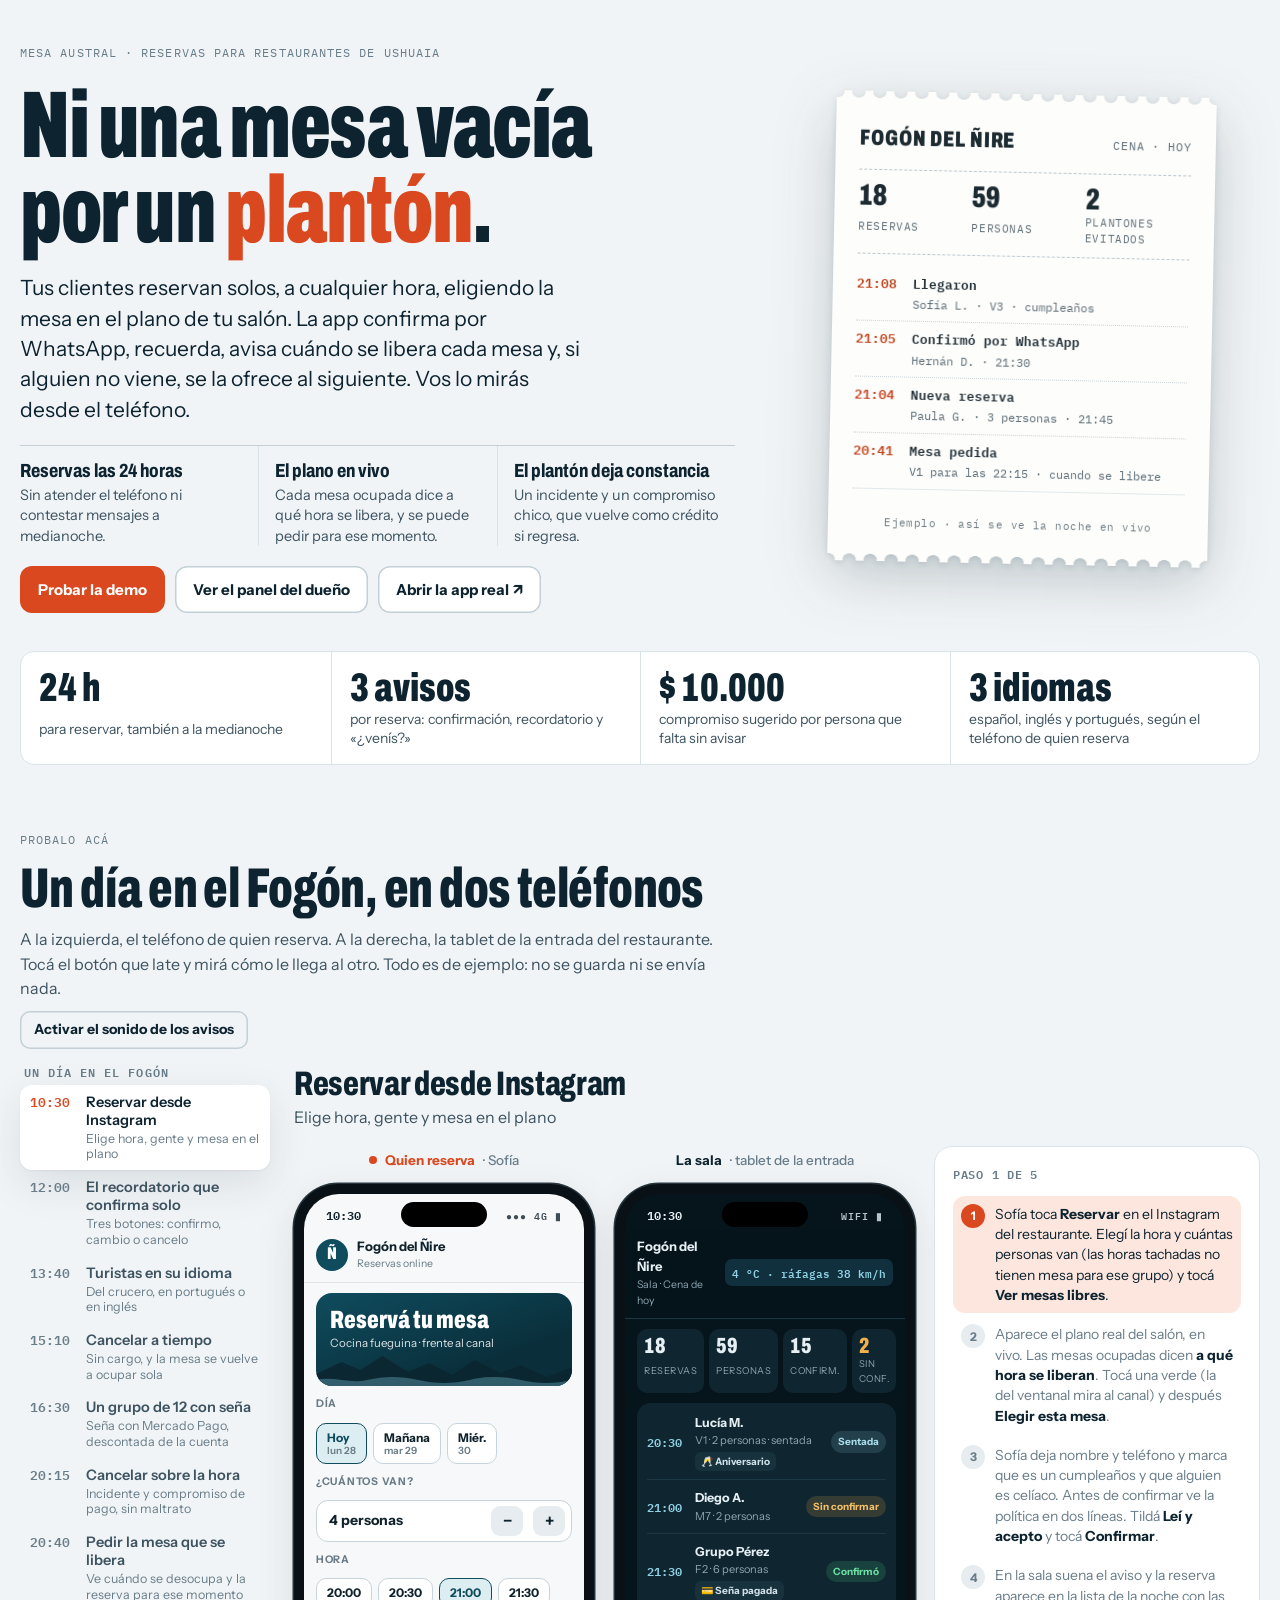
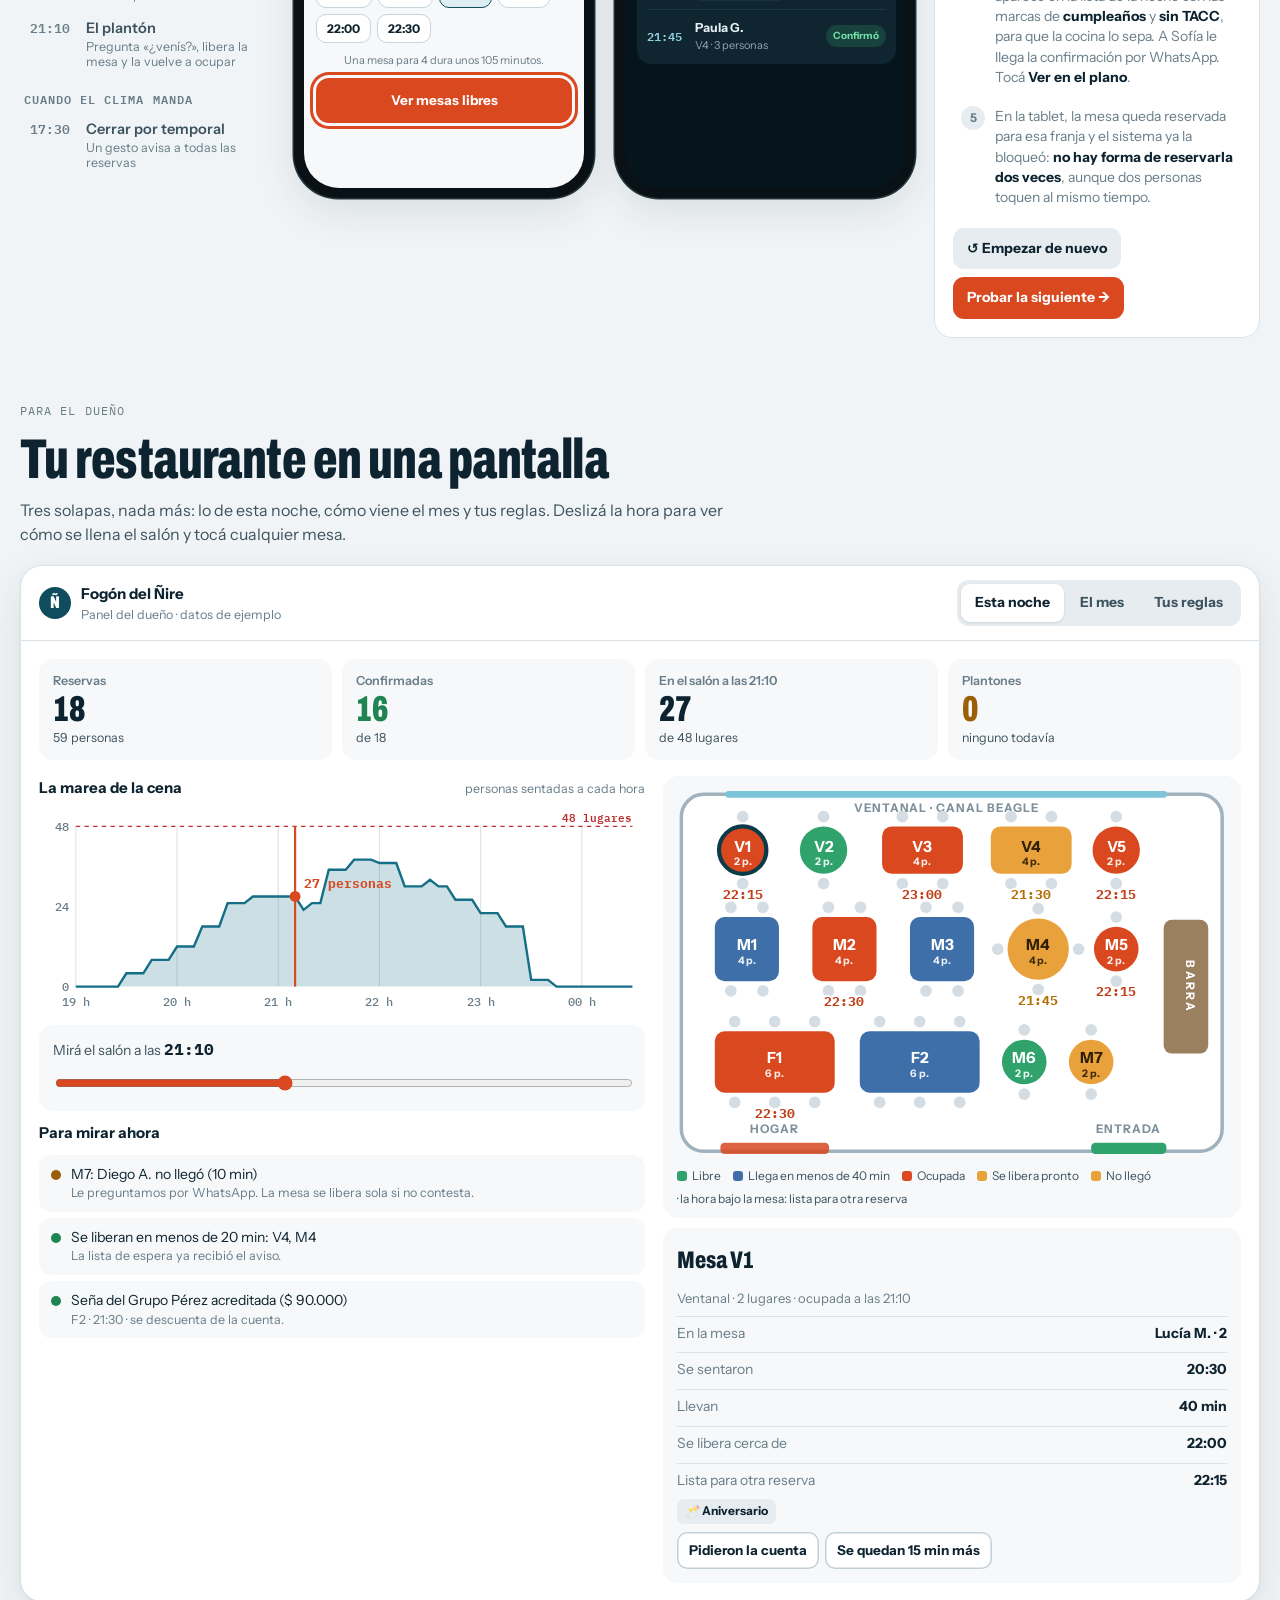
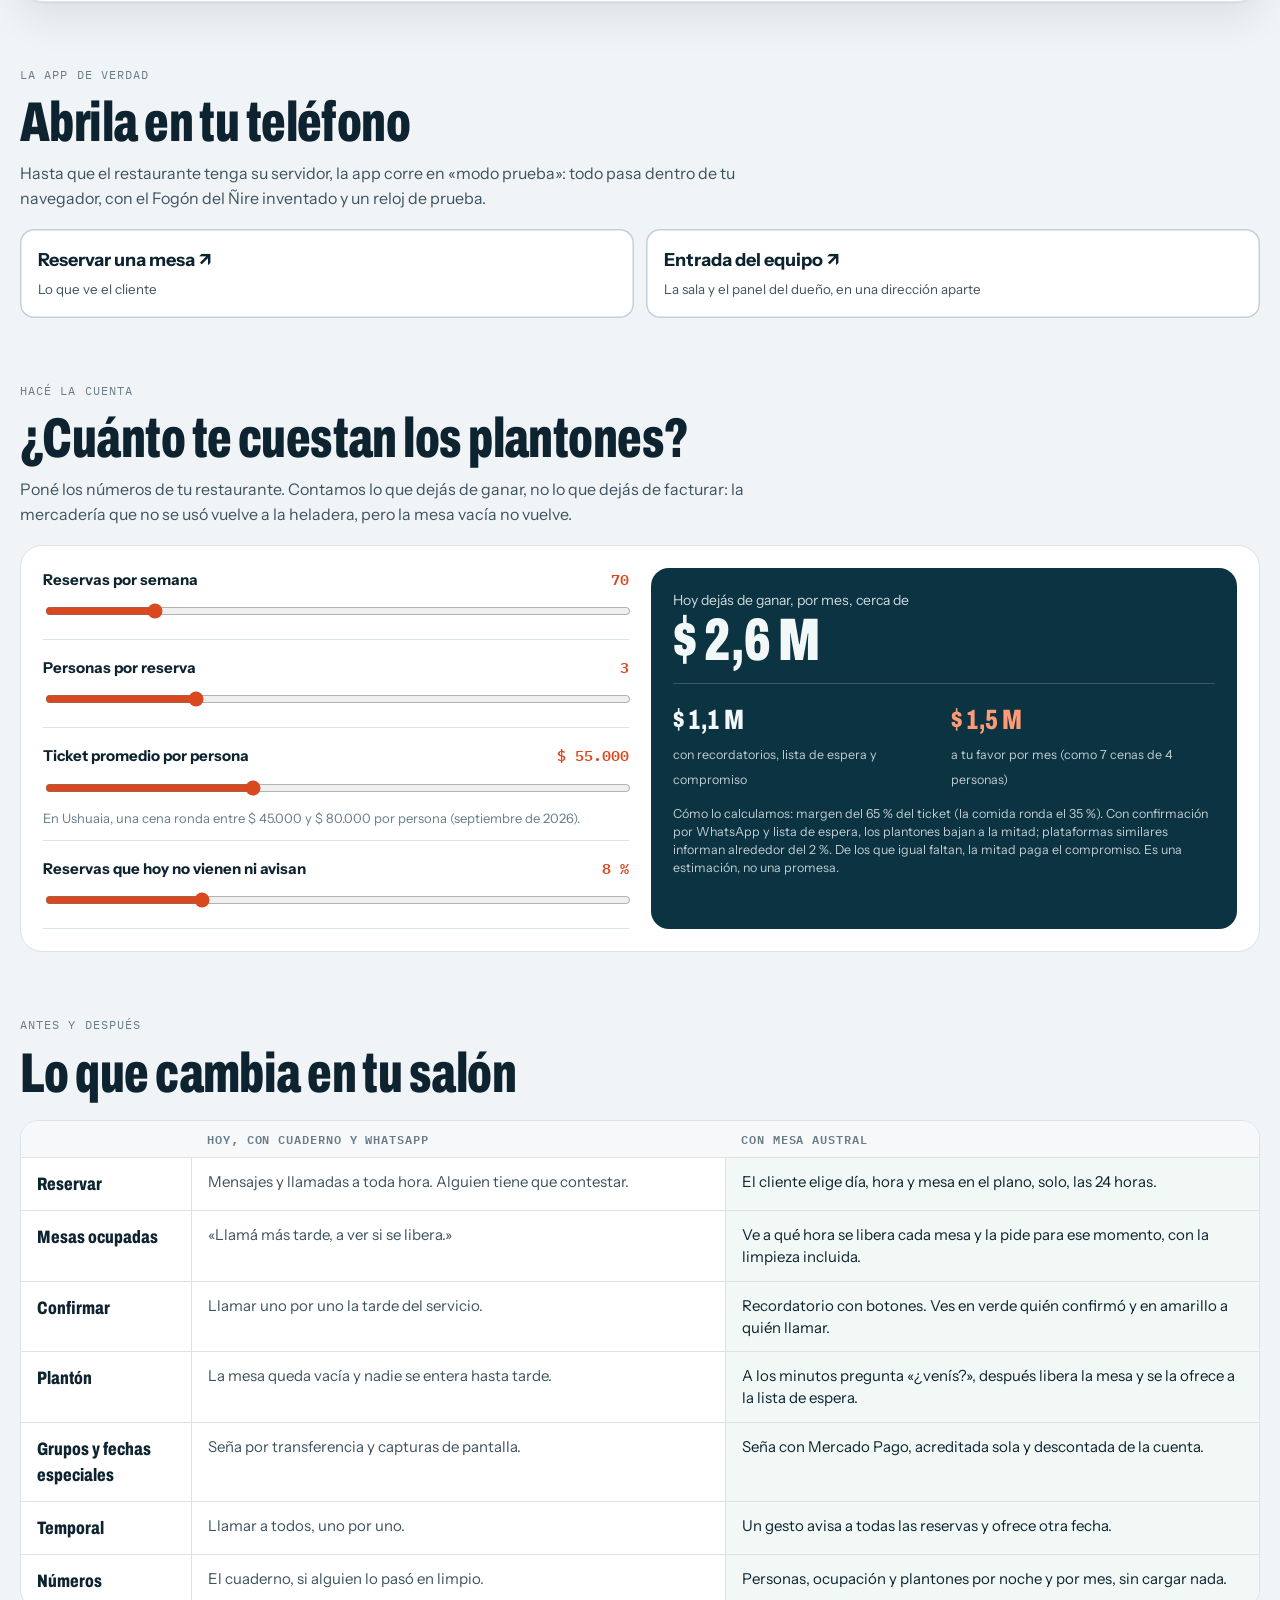
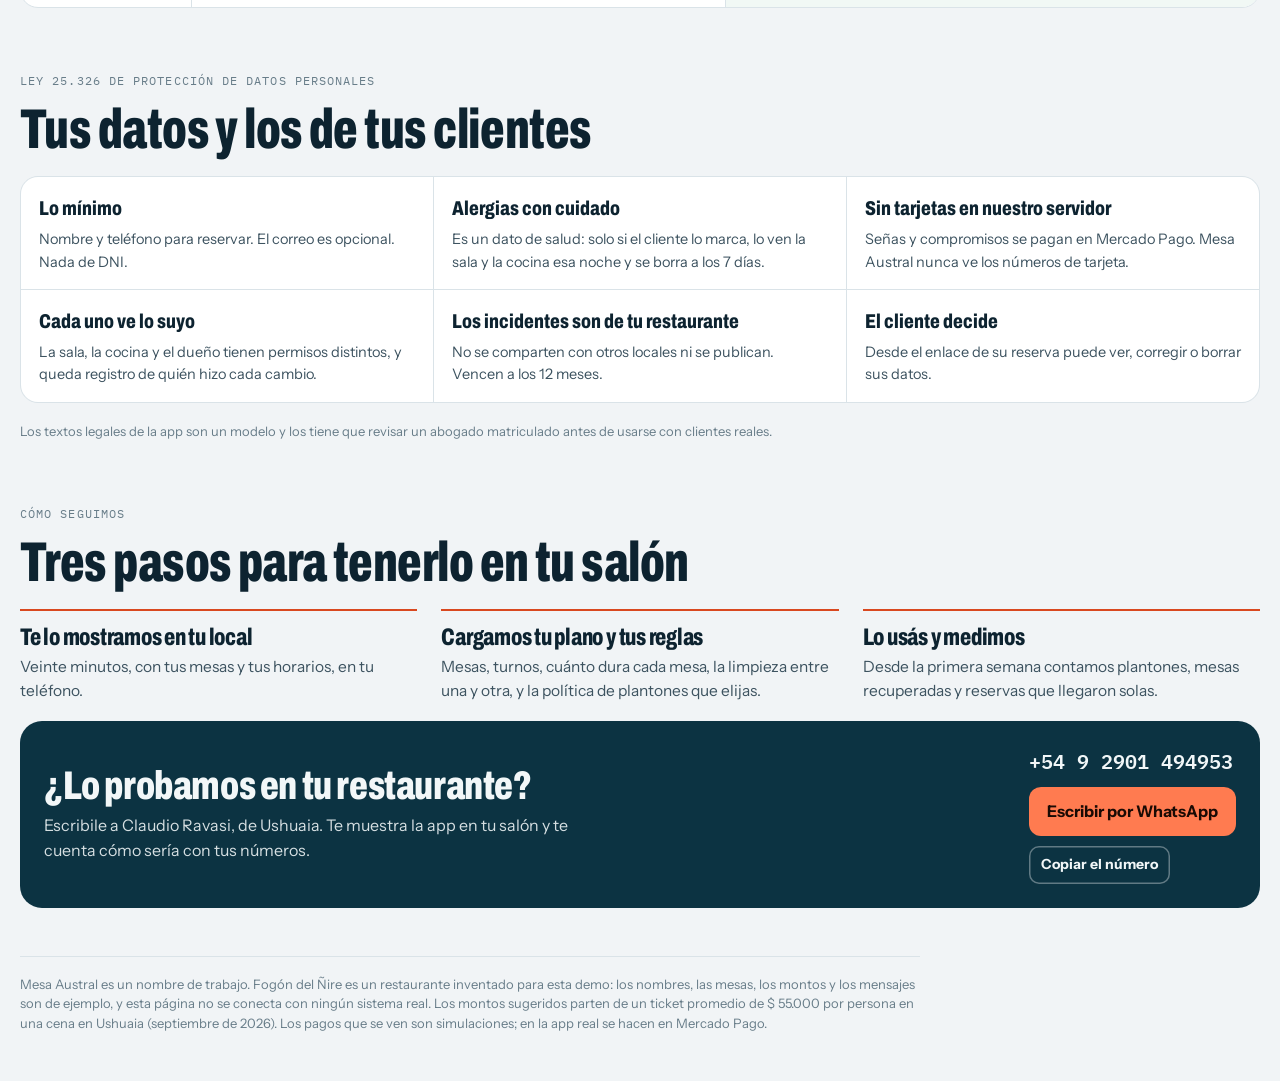
<file: venta.html>
<!doctype html>
<html lang="es">
<head>
<meta charset="utf-8">
<meta name="viewport" content="width=device-width, initial-scale=1, viewport-fit=cover">
<title>Mesa Austral</title>
<link rel="icon" href="app/icono.svg" type="image/svg+xml">
<link rel="apple-touch-icon" href="app/iconos/icono-180.png">
<meta name="apple-mobile-web-app-title" content="Mesa Austral">
<link rel="preconnect" href="https://fonts.googleapis.com">
<link rel="preconnect" href="https://fonts.gstatic.com" crossorigin>
<link rel="stylesheet" href="https://fonts.googleapis.com/css2?family=Archivo:wdth,wght@62..125,500..900&family=Instrument+Sans:wght@400..700&family=IBM+Plex+Mono:wght@400;500;600&display=swap">
<style>
:root{
  --bg:#F1F4F6; --surf:#FFFFFF; --surf-2:#F6F8F9; --surf-3:#E6ECEF;
  --ink:#0D2330; --ink-2:#3D5360; --muted:#687D89; --line:#DAE3E8; --line-2:#C3D0D8;
  --acento:#D9481F; --acento-2:#B83B17; --acento-suave:#FCE6DD; --acento-ink:#FFFFFF;
  --canal:#0F4C5E; --canal-suave:#DDEEF2; --mapa:#136E86;
  --hondo:#0C3342; --hondo-ink:#F2F7F8;
  --ok:#1D8452; --ok-suave:#DDF1E6; --aviso:#9A5F07; --aviso-suave:#FBF0D9; --mal:#BF2F2F; --mal-suave:#FBE4E4;
  --pl-suelo:#FFFFFF; --pl-pared:#9FB2BD; --pl-et:#7D909B; --pl-silla:#D3DDE3;
  --sombra:0 1px 2px rgba(13,35,48,.06),0 14px 40px rgba(13,35,48,.10);
  --display:"Archivo","Arial Narrow",Arial,sans-serif;
  --body:"Instrument Sans",system-ui,-apple-system,"Segoe UI",Roboto,sans-serif;
  --mono:"IBM Plex Mono",ui-monospace,Menlo,Consolas,monospace;
}
@media (prefers-color-scheme:dark){
  :root:not([data-theme="light"]){
    --bg:#071A22; --surf:#0D2430; --surf-2:#112C3A; --surf-3:#173746;
    --ink:#E5EEF2; --ink-2:#AEC1CB; --muted:#7F97A3; --line:#1B3B4A; --line-2:#285163;
    --acento:#FF7B50; --acento-2:#FF946F; --acento-suave:#3B1D12; --acento-ink:#1A0A04;
    --canal:#8FD0E2; --canal-suave:#12394A; --mapa:#4FB3CF;
    --hondo:#0A2E3B; --hondo-ink:#EAF4F6;
    --ok:#4FCB8B; --ok-suave:#0F3323; --aviso:#EDB24F; --aviso-suave:#382810; --mal:#F07A7A; --mal-suave:#3A1717;
    --pl-suelo:#0F2A37; --pl-pared:#3C6273; --pl-et:#7F97A3; --pl-silla:#2A4B5A;
    --sombra:0 1px 2px rgba(0,0,0,.3),0 16px 44px rgba(0,0,0,.45);
    color-scheme:dark;
  }
}
:root[data-theme="dark"]{
  --bg:#071A22; --surf:#0D2430; --surf-2:#112C3A; --surf-3:#173746;
  --ink:#E5EEF2; --ink-2:#AEC1CB; --muted:#7F97A3; --line:#1B3B4A; --line-2:#285163;
  --acento:#FF7B50; --acento-2:#FF946F; --acento-suave:#3B1D12; --acento-ink:#1A0A04;
  --canal:#8FD0E2; --canal-suave:#12394A; --mapa:#4FB3CF;
  --hondo:#0A2E3B; --hondo-ink:#EAF4F6;
  --ok:#4FCB8B; --ok-suave:#0F3323; --aviso:#EDB24F; --aviso-suave:#382810; --mal:#F07A7A; --mal-suave:#3A1717;
  --pl-suelo:#0F2A37; --pl-pared:#3C6273; --pl-et:#7F97A3; --pl-silla:#2A4B5A;
  --sombra:0 1px 2px rgba(0,0,0,.3),0 16px 44px rgba(0,0,0,.45);
  color-scheme:dark;
}
*{box-sizing:border-box}
body{margin:0;background:var(--bg);color:var(--ink);font-family:var(--body);font-size:16px;line-height:1.55;-webkit-font-smoothing:antialiased;padding-inline:16px;padding-block:0 48px}
h1,h2,h3{margin:0;font-family:var(--display);font-stretch:72%;letter-spacing:-.01em;line-height:1.02;text-wrap:balance}
p{margin:0}
button{font:inherit;color:inherit;cursor:pointer;background:none;border:0;padding:0}
:focus-visible{outline:2.5px solid var(--acento);outline-offset:2px;border-radius:6px}
.envol{max-width:1240px;margin:0 auto}
.ojo{font-family:var(--mono);font-size:12px;letter-spacing:.09em;text-transform:uppercase;color:var(--muted)}
.num{font-variant-numeric:tabular-nums}

/* ---------------- portada ---------------- */
.portada{display:grid;grid-template-columns:minmax(0,1.2fr) minmax(0,.8fr);gap:48px;padding-block:44px 30px;align-items:center}
.portada-txt{display:grid;gap:20px}
.portada h1{font-size:clamp(46px,7.4vw,96px);font-weight:850;font-stretch:64%;line-height:.9;letter-spacing:-.015em}
.portada h1 em{font-style:normal;color:var(--acento)}
.bajada{font-size:clamp(18px,1.9vw,21px);line-height:1.45;max-width:40ch;color:var(--ink)}
.promesas{display:grid;grid-template-columns:repeat(3,minmax(0,1fr));border-top:1px solid var(--line-2)}
.promesas div{padding:14px 16px 0 0;display:grid;gap:3px;align-content:start}
.promesas div+div{padding-left:16px;border-left:1px solid var(--line)}
.promesas b{font-family:var(--display);font-stretch:78%;font-size:19px;font-weight:750;line-height:1.15}
.promesas small{font-size:14.5px;color:var(--ink-2);line-height:1.4}
.acciones{display:flex;flex-wrap:wrap;gap:10px}
.boton{display:inline-flex;align-items:center;gap:8px;padding:12px 18px;border-radius:12px;font-weight:700;font-size:15px;text-decoration:none;background:var(--surf);color:var(--ink);box-shadow:inset 0 0 0 1.5px var(--line-2)}
.boton:hover{box-shadow:inset 0 0 0 1.5px var(--ink-2)}
.boton.pri{background:var(--acento);color:var(--acento-ink);box-shadow:none}
.boton.pri:hover{background:var(--acento-2)}

/* la comanda en vivo (papel de ticket, siempre claro) */
.comanda-sombra{filter:drop-shadow(0 18px 30px rgba(12,40,52,.20)) drop-shadow(0 2px 3px rgba(12,40,52,.12));justify-self:center;width:min(380px,100%);transform:rotate(1.2deg)}
.comanda{--r:7px;background:#FDFDFB;color:#1C2A31;font-family:var(--mono);font-size:13px;padding:30px 24px 30px;
  -webkit-mask:radial-gradient(var(--r) at 50% 0,#0000 98%,#000) 50% 0/calc(2*var(--r) + 7px) 51% repeat-x,radial-gradient(var(--r) at 50% 100%,#0000 98%,#000) 50% 100%/calc(2*var(--r) + 7px) 51% repeat-x;
  mask:radial-gradient(var(--r) at 50% 0,#0000 98%,#000) 50% 0/calc(2*var(--r) + 7px) 51% repeat-x,radial-gradient(var(--r) at 50% 100%,#0000 98%,#000) 50% 100%/calc(2*var(--r) + 7px) 51% repeat-x}
.cm-cab{display:flex;justify-content:space-between;align-items:baseline;gap:10px}
.cm-cab b{font-family:var(--display);font-stretch:70%;font-size:22px;font-weight:850;letter-spacing:.04em}
.cm-cab span{font-size:11.5px;color:#5E6E77;text-transform:uppercase;letter-spacing:.08em}
.cm-tot{display:grid;grid-template-columns:repeat(3,1fr);gap:8px;margin:14px 0 12px;padding:10px 0;border-block:1.5px dashed #B9C6CD}
.cm-tot div{display:grid}
.cm-tot b{font-family:var(--display);font-stretch:70%;font-size:30px;font-weight:850;line-height:1;font-variant-numeric:tabular-nums}
.cm-tot span{font-size:10.5px;color:#5E6E77;text-transform:uppercase;letter-spacing:.06em}
.cm-lineas{list-style:none;margin:0;padding:0;display:grid;gap:0;min-height:236px;align-content:start}
.cm-lineas li{display:grid;grid-template-columns:46px 1fr;gap:2px 10px;padding:7px 0;border-bottom:1px dotted #C9D3D8}
.cm-lineas li time{font-weight:600;color:#C23E17}
.cm-lineas li b{font-weight:600}
.cm-lineas li span{grid-column:2;color:#5E6E77;font-size:12px}
.cm-lineas li.nueva{animation:entra .5s ease both}
@keyframes entra{from{opacity:0;transform:translateY(-8px)}}
.cm-pie{margin-top:12px;font-size:11px;color:#6D7C84;text-align:center;letter-spacing:.04em}

/* cifras */
.cifras{display:grid;grid-template-columns:repeat(4,minmax(0,1fr));border:1px solid var(--line);border-radius:14px;background:var(--surf);overflow:hidden;margin-block:8px 10px}
.cifras div{padding:16px 18px;display:grid;gap:2px}
.cifras div+div{border-left:1px solid var(--line)}
.cifras b{font-family:var(--display);font-stretch:68%;font-size:clamp(28px,3.4vw,40px);font-weight:850;line-height:1;font-variant-numeric:tabular-nums}
.cifras span{font-size:14px;color:var(--ink-2);line-height:1.35}

/* secciones */
.app-real{display:grid;grid-template-columns:repeat(auto-fit,minmax(min(100%,230px),1fr));gap:12px}
.app-real a{display:grid;gap:4px;padding:18px;border-radius:14px;text-decoration:none;color:var(--ink);background:var(--surf);box-shadow:inset 0 0 0 1.5px var(--line-2)}
.app-real a:hover{box-shadow:inset 0 0 0 1.5px var(--ink-2)}
.app-real b{font-size:18px}
.app-real small{color:var(--ink-2)}
.sec{padding-block:56px 8px;display:grid;gap:18px}
.sec-cab{display:grid;gap:10px;max-width:780px}
.sec h2{font-size:clamp(34px,4.6vw,56px);font-weight:820;font-stretch:66%}
.sec-cab p{color:var(--ink-2);max-width:66ch}
.sonido{justify-self:start;display:inline-flex;align-items:center;gap:8px;font-weight:700;font-size:14px;padding:8px 14px;border-radius:10px;box-shadow:inset 0 0 0 1.5px var(--line-2)}
.sonido[aria-pressed="true"]{background:var(--canal-suave);box-shadow:inset 0 0 0 1.5px var(--canal)}

/* ---------------- banco de pruebas ---------------- */
.banco{display:grid;grid-template-columns:250px minmax(0,1fr);gap:24px;align-items:start}
.menu{position:sticky;top:12px;display:grid;gap:16px}
.menu h3{font-family:var(--mono);font-stretch:100%;font-size:11.5px;font-weight:600;text-transform:uppercase;letter-spacing:.09em;color:var(--muted);margin:0 4px 4px}
.menu-grupo{display:grid;gap:2px}
.opc{display:grid;grid-template-columns:48px 1fr;gap:2px 8px;text-align:left;padding:8px 10px;border-radius:12px;color:var(--ink-2);font-weight:600;font-size:14.5px;line-height:1.25;align-items:baseline}
.opc .hr{font-family:var(--mono);font-size:12.5px;font-weight:600;color:var(--muted);font-variant-numeric:tabular-nums}
.opc small{grid-column:2;font-weight:400;font-size:12.5px;color:var(--muted)}
.opc:hover{background:var(--surf)}
.opc.on{background:var(--surf);color:var(--ink);box-shadow:var(--sombra)}
.opc.on .hr{color:var(--acento)}
.opc.hecha .t::after{content:" ✓";color:var(--ok);font-weight:800}
.escena{display:grid;gap:16px;min-width:0}
.escena-cab h3{font-size:clamp(26px,3vw,34px);font-weight:800}
.escena-cab p{color:var(--ink-2);margin-top:4px}
.mirar{display:none}
.mesa{display:grid;grid-template-columns:repeat(2,minmax(0,300px)) minmax(0,1fr);gap:20px;align-items:start}
.col-tel{display:grid;gap:10px;justify-items:center;min-width:0}
.rol{display:flex;align-items:center;gap:8px;font-size:13.5px;font-weight:700;min-height:28px}
.rol span{font-weight:500;color:var(--muted)}
.rol.le-toca{color:var(--acento)}
.rol.le-toca::before{content:"";width:8px;height:8px;border-radius:50%;background:var(--acento);animation:vivo 1.5s infinite}
@keyframes vivo{0%{box-shadow:0 0 0 0 rgba(217,72,31,.5)}70%{box-shadow:0 0 0 8px rgba(217,72,31,0)}100%{box-shadow:0 0 0 0 rgba(217,72,31,0)}}

/* el teléfono */
.tel{position:relative;width:min(300px,100%);height:614px;border-radius:44px;background:#0A1116;padding:10px;box-shadow:0 0 0 1.5px #26353D,var(--sombra)}
.tel-pantalla{position:relative;height:100%;border-radius:35px;overflow:hidden;display:flex;flex-direction:column}
.tel-isla{position:absolute;top:8px;left:50%;transform:translateX(-50%);width:86px;height:25px;border-radius:14px;background:#000;z-index:7}
.tel-estado{flex:none;display:flex;justify-content:space-between;align-items:center;padding:11px 22px 5px;font:600 12px var(--mono)}
.tel-estado i{font-style:normal;font-size:10px;letter-spacing:1px;opacity:.8}
.tel-app{flex:1;min-height:0;overflow-y:auto;overflow-x:hidden;scrollbar-width:none;position:relative}
.tel-app::-webkit-scrollbar{display:none}
.tel.a .tel-pantalla{background:#F6F8F9;color:#10222C}
.tel.b .tel-pantalla{background:#06141B;color:#E6F0F4}
.tel-push{position:absolute;top:42px;left:9px;right:9px;z-index:8;display:grid;gap:6px;pointer-events:none}
.push{display:grid;grid-template-columns:30px 1fr;gap:9px;align-items:start;padding:9px 11px;border-radius:17px;font-size:12px;line-height:1.35;animation:baja .35s ease both;backdrop-filter:blur(14px);-webkit-backdrop-filter:blur(14px)}
.tel.a .push{background:rgba(255,255,255,.93);color:#10222C;box-shadow:0 10px 26px rgba(10,30,40,.22)}
.tel.b .push{background:rgba(28,52,64,.95);color:#E6F0F4;box-shadow:0 10px 26px rgba(0,0,0,.45)}
.push .pi{width:30px;height:30px;border-radius:9px;display:grid;place-items:center;font-size:15px;background:#0F4C5E;color:#fff}
.push small{display:block;font-size:10px;font-weight:700;text-transform:uppercase;letter-spacing:.06em;opacity:.65}
.push b{display:block;font-size:12.5px}
.push.sale{animation:sube .35s ease-in both}
@keyframes baja{from{transform:translateY(-110%);opacity:0}}
@keyframes sube{to{transform:translateY(-110%);opacity:0}}
.tel-toast{position:absolute;left:12px;right:12px;bottom:14px;z-index:9;padding:9px 12px;border-radius:12px;font-size:12px;font-weight:700;text-align:center;animation:baja .25s both}
.tel.a .tel-toast{background:#10222C;color:#fff}
.tel.b .tel-toast{background:#E6F0F4;color:#06141B}

/* dentro del teléfono de quien reserva (claro) */
.pa-top,.pc-top{position:sticky;top:0;z-index:4;display:flex;align-items:center;gap:9px;padding:6px 12px 9px;background:rgba(246,248,249,.94);backdrop-filter:blur(8px);-webkit-backdrop-filter:blur(8px);border-bottom:1px solid #E0E7EB}
.logo{flex:none;width:32px;height:32px;border-radius:50%;display:grid;place-items:center;background:#0F4C5E;color:#fff;font-family:var(--display);font-stretch:70%;font-weight:850;font-size:17px}
.pa-top .t,.pc-top .t{min-width:0;flex:1}
.pa-top b,.pc-top b{display:block;font-size:13px;font-weight:700;white-space:nowrap;overflow:hidden;text-overflow:ellipsis}
.pa-top small,.pc-top small{display:block;font-size:10.5px;color:#687B86}
.pa{padding:10px 12px 18px;display:grid;gap:10px;font-size:13px}
.pa-hero{border-radius:16px;padding:14px 14px 12px;color:#fff;background:linear-gradient(160deg,#0F4C5E 0%,#0A2F3B 70%);position:relative;overflow:hidden}
.pa-hero svg{position:absolute;left:0;right:0;bottom:0;width:100%;height:34px}
.pa-hero b{display:block;font-family:var(--display);font-stretch:70%;font-size:25px;font-weight:850;line-height:1}
.pa-hero small{display:block;font-size:11.5px;opacity:.85;margin:3px 0 22px}
.pa-lbl{font-size:10.5px;font-weight:700;text-transform:uppercase;letter-spacing:.07em;color:#687B86}
.pa-chips{display:flex;flex-wrap:wrap;gap:6px}
.pa-chip{padding:7px 10px;border-radius:10px;border:1.5px solid #C8D4DB;background:#fff;font-size:12px;font-weight:700;color:#10222C;line-height:1.1}
.pa-chip small{display:block;font-size:10px;font-weight:600;color:#687B86;margin-top:1px}
.pa-chip.on{border-color:#0F4C5E;background:#DDEEF2;color:#0F4C5E}
.pa-chip.off{opacity:.45;text-decoration:line-through;cursor:not-allowed}
.pa-pax{display:flex;align-items:center;justify-content:space-between;background:#fff;border:1.5px solid #C8D4DB;border-radius:12px;padding:5px 6px 5px 12px}
.pa-pax b{font-size:14px}
.pa-pax .c{display:flex;align-items:center;gap:10px}
.pa-pax button{width:32px;height:30px;border-radius:9px;background:#E6ECEF;font-size:17px;font-weight:700}
.pa-card{background:#fff;border:1px solid #E0E7EB;border-radius:14px;padding:11px 12px;display:grid;gap:6px}
.pa-fila{display:flex;justify-content:space-between;gap:10px;font-size:12.5px}
.pa-fila span{color:#687B86}
.pa-fila b{text-align:right}
.pa-campo{display:grid;gap:3px}
.pa-campo label{font-size:10.5px;font-weight:700;color:#3F535F}
.pa-campo div{border:1.5px solid #C8D4DB;background:#fff;border-radius:10px;padding:7px 10px;font-size:12.5px}
.pa-pol{background:#FBF0D9;color:#6B4406;border-radius:12px;padding:10px 11px;font-size:12px;line-height:1.45}
.pa-pol b{color:#4A2F03}
.pa-ok{background:#DDF1E6;color:#155E3A;border-radius:12px;padding:10px 11px;font-size:12px;line-height:1.45}
.pa-mal{background:#FBE4E4;color:#8E2020;border-radius:12px;padding:10px 11px;font-size:12px;line-height:1.45}
.pa-check{display:flex;gap:9px;align-items:flex-start;text-align:left;font-size:12px;line-height:1.4;color:#3F535F;width:100%}
.pa-check .o{flex:none;width:20px;height:20px;border-radius:6px;border:2px solid #9FB2BD;display:grid;place-items:center;color:#fff;font-size:12px;font-weight:800;margin-top:1px}
.pa-check.on .o{background:#0F4C5E;border-color:#0F4C5E}
.pa-btn{display:flex;align-items:center;justify-content:center;gap:6px;width:100%;padding:12px;border-radius:13px;background:#D9481F;color:#fff;font-weight:700;font-size:13.5px;position:relative;overflow:hidden}
.pa-btn.sec{background:#E6ECEF;color:#10222C}
.pa-btn.rojo{background:#BF2F2F}
.pa-btn.canal{background:#0F4C5E}
.pa-nota{font-size:11px;color:#687B86;text-align:center;line-height:1.4}
.pa-sim{font-size:10px;font-weight:800;color:#9A5F07;text-transform:uppercase;letter-spacing:.07em;text-align:center}
.pa-ticket{--r:6px;background:#fff;padding:16px 14px;display:grid;gap:6px;font-family:var(--mono);font-size:12px;
  -webkit-mask:radial-gradient(var(--r) at 50% 0,#0000 98%,#000) 50% 0/calc(2*var(--r) + 6px) 51% repeat-x,radial-gradient(var(--r) at 50% 100%,#0000 98%,#000) 50% 100%/calc(2*var(--r) + 6px) 51% repeat-x;
  mask:radial-gradient(var(--r) at 50% 0,#0000 98%,#000) 50% 0/calc(2*var(--r) + 6px) 51% repeat-x,radial-gradient(var(--r) at 50% 100%,#0000 98%,#000) 50% 100%/calc(2*var(--r) + 6px) 51% repeat-x}
.pa-ticket .loc{font-size:24px;font-weight:600;letter-spacing:.16em;text-align:center;color:#C23E17}
.pa-ticket .l{display:flex;justify-content:space-between;gap:8px;border-top:1px dotted #C8D4DB;padding-top:5px}
.pa-ticket .l span{color:#687B86}
.pa-hoja{position:absolute;inset:0;z-index:5;background:rgba(6,20,27,.42);display:flex;align-items:flex-end}
.pa-hoja>div{width:100%;background:#fff;border-radius:22px 22px 0 0;padding:16px 14px 18px;display:grid;gap:10px;animation:baja .01s}
.pa-hoja h4{margin:0;font-size:15px}
.plano-leyenda{display:flex;flex-wrap:wrap;gap:4px 10px;font-size:10.5px;color:#687B86}
.plano-leyenda i{display:inline-block;width:9px;height:9px;border-radius:3px;margin-right:4px;vertical-align:-1px}
.pa-lang{display:flex;gap:4px;justify-content:flex-end}
.pa-lang button{font-size:11px;font-weight:800;padding:4px 8px;border-radius:8px;border:1.5px solid #C8D4DB;background:#fff}
.pa-lang button.on{background:#0F4C5E;border-color:#0F4C5E;color:#fff}
/* el chat */
.pc{min-height:100%;background:#E5EBEE;padding:10px 10px 16px;display:flex;flex-direction:column;gap:6px}
.m{max-width:88%;padding:8px 10px 6px;border-radius:14px;font-size:12.5px;line-height:1.42;box-shadow:0 1px 1px rgba(10,30,40,.08)}
.m p{margin:0}
.m time{display:block;text-align:right;font-size:10px;color:#6D7F89;margin-top:2px;font-family:var(--mono)}
.m.in{align-self:flex-start;background:#fff;border-top-left-radius:4px}
.m.out{align-self:flex-end;background:#D5F2DF;border-top-right-radius:4px}
.m-btns{align-self:flex-start;display:grid;gap:4px;width:88%}
.m-b{background:#fff;border-radius:11px;padding:9px;font-size:12.5px;font-weight:700;color:#0F6E8A;box-shadow:0 1px 1px rgba(10,30,40,.08)}
.dia{align-self:center;font-size:10.5px;font-weight:700;color:#5D6F79;background:#D6DEE2;padding:3px 9px;border-radius:8px;margin:2px 0}

/* dentro de la tablet de la sala (oscuro) */
.pb-top{position:sticky;top:0;z-index:4;display:flex;align-items:center;justify-content:space-between;gap:8px;padding:6px 12px 9px;background:rgba(6,20,27,.95);border-bottom:1px solid #1C3845}
.pb-top b{display:block;font-size:13px}
.pb-top small{display:block;font-size:10.5px;color:#8DA5B1}
.pb-clima{font:600 10.5px var(--mono);color:#8FD0E2;background:#10303D;padding:4px 7px;border-radius:7px;white-space:nowrap}
.pb{padding:10px 12px 18px;display:grid;gap:10px;font-size:12.5px}
.pb-nums{display:grid;grid-template-columns:repeat(4,1fr);gap:5px}
.pb-nums div{background:#0F2530;border-radius:10px;padding:6px 7px;display:grid}
.pb-nums b{font-family:var(--display);font-stretch:70%;font-size:22px;font-weight:850;line-height:1;font-variant-numeric:tabular-nums}
.pb-nums span{font-size:9.5px;color:#8DA5B1;text-transform:uppercase;letter-spacing:.05em}
.pb-nums .warn b{color:#F2B14C}
.pb-lista{background:#0F2530;border-radius:14px;padding:2px 10px}
.pb-fila{display:grid;grid-template-columns:40px 1fr auto;gap:2px 8px;align-items:center;padding:8px 0;border-bottom:1px solid #1C3845}
.pb-fila:last-child{border-bottom:0}
.pb-fila time{font:600 12px var(--mono);color:#8FD0E2}
.pb-fila b{display:block;font-size:12.5px}
.pb-fila span.d{display:block;font-size:11px;color:#8DA5B1}
.pb-fila.nueva{background:linear-gradient(90deg,rgba(255,123,80,.18),transparent);margin:0 -10px;padding-inline:10px;animation:brilla 1.4s ease 2}
@keyframes brilla{50%{background:rgba(255,123,80,.32)}}
.pb-chips{display:flex;flex-wrap:wrap;gap:3px;margin-top:3px}
.pb-chip{font-size:10px;font-weight:700;padding:2px 6px;border-radius:6px;background:#17313D;color:#CFE0E7}
.pb-pill{font-size:10px;font-weight:800;padding:3px 7px;border-radius:999px;background:#17313D;color:#CFE0E7;white-space:nowrap}
.pb-pill.ok{background:rgba(76,208,140,.16);color:#6FE0A4}
.pb-pill.warn{background:rgba(242,177,76,.16);color:#F5C06A}
.pb-pill.mal{background:rgba(244,114,114,.17);color:#FF9A9A}
.pb-pill.info{background:rgba(143,208,226,.15);color:#A9DDEB}
.pb-aviso{display:grid;grid-template-columns:22px 1fr;gap:8px;padding:10px;border-radius:12px;font-size:12px;line-height:1.42}
.pb-aviso b{display:block;font-size:12.5px}
.pb-aviso.ok{background:rgba(76,208,140,.13);color:#BFF2D6}
.pb-aviso.warn{background:rgba(242,177,76,.14);color:#FBE0B0}
.pb-aviso.mal{background:rgba(244,114,114,.15);color:#FFD0D0}
.pb-aviso.info{background:rgba(143,208,226,.12);color:#CDEBF3}
.pb-btn{display:flex;align-items:center;justify-content:center;gap:6px;width:100%;padding:12px;border-radius:13px;background:#FF7B50;color:#1A0A04;font-weight:800;font-size:13px;position:relative;overflow:hidden}
.pb-btn.sec{background:#17313D;color:#E6F0F4}
.pb-btn.ok{background:#4CD08C;color:#06221A}
.pb-btn.rojo{background:#E05252;color:#fff}
.pb-btns{display:flex;gap:6px}
.pb-btns>*{flex:1}
.pb-card{background:#0F2530;border-radius:14px;padding:11px;display:grid;gap:6px}
.pb-card h4{margin:0;font-size:10.5px;text-transform:uppercase;letter-spacing:.07em;color:#8DA5B1}
.pb-barra{height:10px;border-radius:6px;background:#17313D;overflow:hidden}
.pb-barra i{display:block;height:100%;background:#4CD08C;transition:width .4s}
.pb-hoja{position:absolute;inset:0;z-index:5;background:rgba(0,0,0,.5);display:flex;align-items:flex-end}
.pb-hoja>div{width:100%;background:#0F2530;border-radius:22px 22px 0 0;padding:16px 14px 18px;display:grid;gap:10px}
.pb-hoja h4{margin:0;font-size:15px}
.cuenta{font:600 22px var(--mono);color:#F5C06A;text-align:center}
[data-hold]::before{content:"";position:absolute;inset:0;background:rgba(0,0,0,.28);transform-origin:left;transform:scaleX(var(--carga,0))}
[data-hold]>*{position:relative}
.toca{animation:tocame 1.3s ease-in-out infinite}
.tel.a .toca{box-shadow:0 0 0 3px #F6F8F9,0 0 0 6px #D9481F}
.tel.b .toca{box-shadow:0 0 0 3px #06141B,0 0 0 6px #FF7B50}
@keyframes tocame{50%{filter:brightness(1.12)}}

/* plano (SVG) */
.plano svg{display:block;width:100%;height:auto}
.plano .suelo{fill:var(--pl-suelo);stroke:var(--pl-pared);stroke-width:2.5}
.plano .et{fill:var(--pl-et);font:700 8.5px var(--body);letter-spacing:.08em}
.plano .silla{fill:var(--pl-silla)}
.plano .mesa-g{cursor:pointer}
.plano .mesa-g text{pointer-events:none}
.plano .libera{font:700 9px var(--mono);paint-order:stroke;stroke:var(--pl-suelo);stroke-width:3px}
.tel.a .plano{--pl-suelo:#FFFFFF;--pl-pared:#A9BAC4;--pl-et:#7D909B;--pl-silla:#D6DFE4;border-radius:14px;overflow:hidden;border:1px solid #E0E7EB}
.tel.b .plano{--pl-suelo:#0F2530;--pl-pared:#35586A;--pl-et:#86A0AD;--pl-silla:#23404E;border-radius:14px;overflow:hidden}

/* el relato */
.relato{background:var(--surf);border:1px solid var(--line);border-radius:18px;padding:18px;display:grid;gap:12px;position:sticky;top:12px}
.paso-n{font-family:var(--mono);font-size:12px;font-weight:600;color:var(--muted);letter-spacing:.06em}
.relato ol{margin:0;padding:0;list-style:none;display:grid;gap:3px;counter-reset:p}
.relato li{counter-increment:p;display:grid;grid-template-columns:26px 1fr;gap:8px;padding:8px;border-radius:12px;color:var(--muted);font-size:14px;line-height:1.45}
.relato li::before{content:counter(p);width:24px;height:24px;border-radius:50%;display:grid;place-items:center;font-size:12px;font-weight:800;background:var(--surf-3);color:var(--muted)}
.relato li.hecho{color:var(--ink-2)}
.relato li.hecho::before{content:"✓";background:var(--ok-suave);color:var(--ok)}
.relato li.ahora{background:var(--acento-suave);color:var(--ink)}
.relato li.ahora::before{background:var(--acento);color:var(--acento-ink)}
.relato li b{color:var(--ink)}
.relato .fin{padding:12px;border-radius:12px;background:var(--ok-suave);font-size:14px}
.relato .fin b{color:var(--ok)}
.relato-btns{display:flex;flex-wrap:wrap;gap:8px}
.btn{display:inline-flex;align-items:center;gap:6px;padding:10px 14px;border-radius:11px;font-weight:700;font-size:14px;background:var(--surf-3);color:var(--ink)}
.btn.pri{background:var(--acento);color:var(--acento-ink)}

/* ---------------- panel del dueño ---------------- */
.panel{background:var(--surf);border:1px solid var(--line);border-radius:22px;box-shadow:var(--sombra);overflow:hidden}
.pn-cab{display:flex;flex-wrap:wrap;align-items:center;justify-content:space-between;gap:12px;padding:14px 18px;border-bottom:1px solid var(--line)}
.pn-marca{display:flex;align-items:center;gap:10px}
.pn-marca b{display:block;font-size:15px}
.pn-marca small{display:block;font-size:12.5px;color:var(--muted)}
.pn-tabs{display:inline-flex;background:var(--surf-3);border-radius:12px;padding:4px;gap:2px}
.pn-tabs button{padding:8px 14px;border-radius:9px;font-weight:700;font-size:14px;color:var(--ink-2)}
.pn-tabs button[aria-selected="true"]{background:var(--surf);color:var(--ink);box-shadow:0 1px 3px rgba(13,35,48,.12)}
.pn-cuerpo{padding:18px}
.pn-nums{display:grid;grid-template-columns:repeat(4,minmax(0,1fr));gap:10px}
.pn-num{background:var(--surf-2);border-radius:14px;padding:12px 14px;display:grid;gap:1px}
.pn-num span{font-size:12.5px;color:var(--muted);font-weight:600}
.pn-num b{font-family:var(--display);font-stretch:66%;font-size:36px;font-weight:850;line-height:1;font-variant-numeric:tabular-nums}
.pn-num small{font-size:12.5px;color:var(--ink-2)}
.pn-num.warn b{color:var(--aviso)}
.pn-num.ok b{color:var(--ok)}
.pn-grid{display:grid;grid-template-columns:minmax(0,1.05fr) minmax(0,1fr);gap:18px;margin-top:16px;align-items:start}
.pn-bloque{display:grid;gap:10px}
.pn-t{display:flex;flex-wrap:wrap;justify-content:space-between;align-items:baseline;gap:4px 10px}
.pn-t b{font-size:15px}
.pn-t span{font-size:12.5px;color:var(--muted)}
.marea svg{display:block;width:100%;height:auto}
.marea .area{fill:var(--mapa);opacity:.22}
.marea .linea{fill:none;stroke:var(--mapa);stroke-width:2.2}
.marea .tope{stroke:var(--mal);stroke-width:1.2;stroke-dasharray:4 4}
.marea .grilla{stroke:var(--line);stroke-width:1}
.marea .eje{fill:var(--muted);font:500 11px var(--mono)}
.marea .cursor{stroke:var(--acento);stroke-width:2}
.marea .punto{fill:var(--acento)}
.marea .rot{fill:var(--acento);font:700 12px var(--mono)}
.marea .tope-t{fill:var(--mal);font:600 10.5px var(--mono)}
.hora-ctl{display:grid;gap:6px;background:var(--surf-2);border-radius:14px;padding:12px 14px}
.hora-ctl label{font-size:14px;color:var(--ink-2)}
.hora-ctl label b{font-family:var(--mono);color:var(--ink);font-size:16px}
input[type="range"]{width:100%;accent-color:var(--acento);height:28px}
.atencion{display:grid;gap:6px}
.at{display:grid;grid-template-columns:10px 1fr;gap:10px;align-items:start;padding:10px 12px;border-radius:12px;background:var(--surf-2);font-size:14px;line-height:1.4}
.at i{width:10px;height:10px;border-radius:50%;margin-top:5px}
.at.warn i{background:var(--aviso)} .at.mal i{background:var(--mal)} .at.ok i{background:var(--ok)}
.at small{display:block;color:var(--muted);font-size:12.5px}
.pn-plano{background:var(--surf-2);border-radius:16px;padding:10px}
.leyenda-pn{display:flex;flex-wrap:wrap;gap:4px 12px;font-size:12px;color:var(--ink-2);padding:8px 4px 0}
.leyenda-pn i{display:inline-block;width:10px;height:10px;border-radius:3px;margin-right:5px;vertical-align:-1px}
.pn-mesa{background:var(--surf-2);border-radius:14px;padding:14px;display:grid;gap:8px;font-size:14px}
.pn-mesa h4{margin:0;font-family:var(--display);font-stretch:72%;font-size:24px;font-weight:800}
.pn-mesa .fila{display:flex;justify-content:space-between;gap:10px;border-top:1px solid var(--line);padding-top:6px}
.pn-mesa .fila span{color:var(--muted)}
.pn-mesa .chips{display:flex;flex-wrap:wrap;gap:4px}
.pn-mesa .chip{font-size:12px;font-weight:700;padding:3px 8px;border-radius:7px;background:var(--surf-3)}
.pn-acc{display:flex;flex-wrap:wrap;gap:6px}
.pn-acc button{padding:8px 12px;border-radius:10px;font-weight:700;font-size:13.5px;background:var(--surf);box-shadow:inset 0 0 0 1.5px var(--line-2)}
.pn-acc button.pri{background:var(--acento);color:var(--acento-ink);box-shadow:none}
.pn-toast{position:fixed;left:50%;bottom:22px;transform:translateX(-50%);z-index:50;background:var(--ink);color:var(--bg);padding:10px 16px;border-radius:12px;font-weight:700;font-size:14px;animation:entra .3s both;max-width:calc(100% - 32px)}
/* el mes */
.cal{display:grid;grid-template-columns:repeat(7,minmax(0,1fr));gap:5px}
.cal .dsem{font:600 11px var(--mono);color:var(--muted);text-align:center;padding-bottom:2px}
.cal button,.cal .vacio{aspect-ratio:1/1;max-width:100%;border-radius:9px;display:grid;align-content:space-between;padding:5px 6px;text-align:left;font-size:11px;line-height:1}
.cal button{background:color-mix(in srgb,var(--mapa) var(--p,0%),var(--surf-2));color:var(--ink)}
.cal button.alto{color:#fff}
.cal button b{font:600 12px var(--mono)}
.cal button span{font-size:10.5px;font-weight:700;opacity:.9}
.cal button.cerrado{background:repeating-linear-gradient(135deg,var(--surf-3) 0 5px,var(--surf-2) 5px 10px);color:var(--muted)}
.cal button.futuro{background:var(--surf-2);color:var(--muted);opacity:.6}
.cal button.hoy{box-shadow:inset 0 0 0 2px var(--acento)}
.cal button[aria-pressed="true"]{outline:2.5px solid var(--ink);outline-offset:1px}
.semana{display:grid;gap:6px}
.sem-f{display:grid;grid-template-columns:34px 1fr 44px;gap:8px;align-items:center;font-size:13px}
.sem-f span{font-family:var(--mono);color:var(--muted)}
.sem-f i{display:block;height:12px;border-radius:6px;background:var(--mapa)}
.sem-f b{font-family:var(--mono);font-weight:600;text-align:right}
.dia-det{background:var(--surf-2);border-radius:14px;padding:14px;display:grid;gap:6px;font-size:14px}
.dia-det h4{margin:0;font-family:var(--display);font-stretch:72%;font-size:22px;font-weight:800}
.dia-det .fila{display:flex;justify-content:space-between;border-top:1px solid var(--line);padding-top:6px}
.dia-det .fila span{color:var(--muted)}
/* las reglas */
.reglas{display:grid;grid-template-columns:minmax(0,1.1fr) minmax(0,.9fr);gap:22px;align-items:start}
.rg{display:grid;gap:4px;padding:12px 0;border-bottom:1px solid var(--line)}
.rg:first-child{padding-top:0}
.rg-t{display:flex;justify-content:space-between;align-items:baseline;gap:10px}
.rg-t label{font-weight:700;font-size:15px}
.rg-t output{font-family:var(--mono);font-weight:600;font-size:15px;color:var(--acento);white-space:nowrap}
.rg small{color:var(--muted);font-size:13px}
.sw{display:flex;justify-content:space-between;align-items:center;gap:12px}
.sw label{font-weight:700;font-size:15px}
.sw input{appearance:none;-webkit-appearance:none;flex:none;width:46px;height:28px;border-radius:14px;background:var(--line-2);position:relative;cursor:pointer;transition:background .2s;margin:0}
.sw input::after{content:"";position:absolute;top:3px;left:3px;width:22px;height:22px;border-radius:50%;background:#fff;box-shadow:0 1px 3px rgba(0,0,0,.25);transition:transform .2s}
.sw input:checked{background:var(--ok)}
.sw input:checked::after{transform:translateX(18px)}
.tono{display:flex;gap:4px;margin-top:4px}
.tono span{flex:1;text-align:center;font-size:11.5px;font-weight:700;padding:4px;border-radius:7px;background:var(--surf-3);color:var(--muted)}
.tono span.on{background:var(--acento-suave);color:var(--acento-2)}
.vista{position:sticky;top:12px;display:grid;gap:12px}
.vista-chat{background:#E5EBEE;border-radius:18px;padding:14px;display:grid;gap:6px}
.vista-ej{background:var(--surf-2);border-radius:14px;padding:14px;font-size:14px;display:grid;gap:6px}
.vista-ej b.gr{font-family:var(--display);font-stretch:66%;font-size:30px;font-weight:850;color:var(--acento)}
.vista-ej .fila{display:flex;justify-content:space-between;gap:10px;border-top:1px solid var(--line);padding-top:6px}
.vista-ej .fila span{color:var(--muted)}

/* ---------------- calculadora ---------------- */
.calc{display:grid;grid-template-columns:minmax(0,1fr) minmax(0,1fr);gap:22px;background:var(--surf);border:1px solid var(--line);border-radius:22px;padding:22px}
.calc-in{display:grid;gap:4px}
.calc-res{background:var(--hondo);color:var(--hondo-ink);border-radius:18px;padding:22px;display:grid;gap:14px;align-content:start}
.calc-res .l{font-size:14px;opacity:.85}
.calc-res .g{font-family:var(--display);font-stretch:64%;font-size:clamp(40px,5vw,60px);font-weight:850;line-height:.95;font-variant-numeric:tabular-nums}
.calc-res .g.acc{color:#FF9A74}
.calc-res .dos{display:grid;grid-template-columns:1fr 1fr;gap:14px;border-top:1px solid rgba(255,255,255,.18);padding-top:14px}
.calc-res .dos b{font-family:var(--display);font-stretch:68%;font-size:28px;font-weight:800;display:block;font-variant-numeric:tabular-nums}
.calc-res small{font-size:12.5px;opacity:.78;line-height:1.45}

/* ---------------- antes y después ---------------- */
.cambia{border:1px solid var(--line);border-radius:18px;overflow:hidden;background:var(--surf)}
.cambia-f{display:grid;grid-template-columns:170px minmax(0,1fr) minmax(0,1fr);border-top:1px solid var(--line)}
.cambia-f:first-child{border-top:0}
.cambia-f>*{padding:13px 16px;font-size:15px;line-height:1.45}
.cambia-f .q{font-family:var(--display);font-stretch:74%;font-weight:800;font-size:18px}
.cambia-f .hoy{color:var(--ink-2);border-left:1px solid var(--line)}
.cambia-f .con{border-left:1px solid var(--line);background:color-mix(in srgb,var(--ok) 6%,var(--surf))}
.cambia-f.cab>*{font-family:var(--mono);font-size:11.5px;font-weight:600;letter-spacing:.08em;text-transform:uppercase;color:var(--muted);padding-block:10px;background:var(--surf-2)}

/* ---------------- datos ---------------- */
.datos{display:grid;grid-template-columns:repeat(3,minmax(0,1fr));gap:1px;background:var(--line);border:1px solid var(--line);border-radius:18px;overflow:hidden}
.datos div{background:var(--surf);padding:16px 18px;display:grid;gap:4px;align-content:start}
.datos b{font-family:var(--display);font-stretch:76%;font-size:20px;font-weight:800}
.datos p{color:var(--ink-2);font-size:14.5px}
.legal{font-size:13px;color:var(--muted)}

/* ---------------- próximos pasos ---------------- */
.pasos3{display:grid;grid-template-columns:repeat(3,minmax(0,1fr));gap:24px}
.pasos3 div{display:grid;gap:6px;align-content:start;padding-top:14px;border-top:2.5px solid var(--acento)}
.pasos3 h3{font-size:24px;font-weight:800}
.pasos3 p{color:var(--ink-2);font-size:15.5px}
.contacto{background:var(--hondo);color:var(--hondo-ink);border-radius:22px;padding:24px;display:grid;grid-template-columns:minmax(0,1fr) auto;gap:18px;align-items:center}
.contacto h3{font-size:clamp(28px,3.4vw,40px);font-weight:820}
.contacto p{opacity:.88;margin-top:6px;max-width:52ch}
.contacto .nro{font:600 20px var(--mono);user-select:all}
.contacto-acc{display:grid;gap:10px;justify-items:start}
.wa{display:inline-flex;align-items:center;gap:8px;background:#FF7B50;color:#1A0A04;font-weight:800;padding:12px 18px;border-radius:12px;text-decoration:none}
.copiar{font-weight:700;font-size:14px;padding:8px 12px;border-radius:10px;box-shadow:inset 0 0 0 1.5px rgba(255,255,255,.35);color:var(--hondo-ink)}
footer{margin-top:40px;padding-top:18px;border-top:1px solid var(--line);font-size:13px;color:var(--muted);max-width:100ch;line-height:1.5}

/* ---------------- anchos ---------------- */
@media (max-width:1180px){
  .mesa{grid-template-columns:repeat(2,minmax(0,300px));justify-content:center}
  .relato{grid-column:1/-1;position:static}
}
@media (max-width:980px){
  .portada{grid-template-columns:1fr;gap:34px}
  .comanda-sombra{transform:none}
  .banco{grid-template-columns:1fr}
  .menu{position:static;display:flex;overflow-x:auto;gap:18px;padding-bottom:6px;scrollbar-width:thin}
  .menu-grupo{flex:none}
  .menu-grupo .lista{display:flex;gap:6px}
  .opc{grid-template-columns:auto auto;white-space:nowrap}
  .opc small{display:none}
  .pn-grid,.reglas,.calc{grid-template-columns:1fr}
  .vista{position:static}
  .cifras,.pn-nums{grid-template-columns:repeat(2,minmax(0,1fr))}
  .cifras div:nth-child(3){border-left:0}
  .cifras div:nth-child(n+3){border-top:1px solid var(--line)}
  .datos{grid-template-columns:repeat(2,minmax(0,1fr))}
}
@media (max-width:680px){
  .promesas,.pasos3,.datos{grid-template-columns:1fr}
  .promesas div+div{padding-left:0;border-left:0;border-top:1px solid var(--line);padding-top:12px}
  .promesas div{padding-bottom:12px}
  .mesa{grid-template-columns:minmax(0,300px);justify-content:center}
  .mirar{display:flex;justify-content:center}
  .mirar .seg{display:inline-flex;background:var(--surf);border:1px solid var(--line);border-radius:12px;padding:3px}
  .mirar button{padding:8px 12px;border-radius:9px;font-size:13.5px;font-weight:700;color:var(--muted)}
  .mirar button[aria-pressed="true"]{background:var(--acento);color:var(--acento-ink)}
  .col-tel.oculto{display:none}
  .cambia-f{grid-template-columns:1fr}
  .cambia-f .hoy,.cambia-f .con{border-left:0;border-top:1px dashed var(--line)}
  .cambia-f.cab{display:none}
  .cambia-f .hoy::before{content:"Hoy: ";font-weight:700;color:var(--muted)}
  .cambia-f .con::before{content:"Con Mesa Austral: ";font-weight:700;color:var(--ok)}
  .contacto{grid-template-columns:1fr}
  .pn-cuerpo,.calc{padding:14px}
}
@media (prefers-reduced-motion:reduce){
  *,*::before,*::after{animation-duration:.01ms!important;animation-iteration-count:1!important;transition:none!important}
}
</style>

<div class="envol">

  <header class="portada">
    <div class="portada-txt">
      <span class="ojo">Mesa Austral · reservas para restaurantes de Ushuaia</span>
      <h1>Ni una mesa vacía por un <em>plantón</em>.</h1>
      <p class="bajada">Tus clientes reservan solos, a cualquier hora, eligiendo la mesa en el plano de tu salón. La app confirma por WhatsApp, recuerda, avisa cuándo se libera cada mesa y, si alguien no viene, se la ofrece al siguiente. Vos lo mirás desde el teléfono.</p>
      <div class="promesas">
        <div><b>Reservas las 24 horas</b><small>Sin atender el teléfono ni contestar mensajes a medianoche.</small></div>
        <div><b>El plano en vivo</b><small>Cada mesa ocupada dice a qué hora se libera, y se puede pedir para ese momento.</small></div>
        <div><b>El plantón deja constancia</b><small>Un incidente y un compromiso chico, que vuelve como crédito si regresa.</small></div>
      </div>
      <div class="acciones">
        <a class="boton pri" href="#probar">Probar la demo</a>
        <a class="boton" href="#panel">Ver el panel del dueño</a>
        <a class="boton" href="#app-real">Abrir la app real ↗</a>
      </div>
    </div>
    <div class="comanda-sombra" aria-label="Lo que va pasando esta noche en el restaurante de ejemplo">
      <div class="comanda">
        <div class="cm-cab"><b id="cmResto">FOGÓN DEL ÑIRE</b><span>Cena · hoy</span></div>
        <div class="cm-tot">
          <div><b class="num">18</b><span>reservas</span></div>
          <div><b class="num">59</b><span>personas</span></div>
          <div><b class="num" id="cmEvit">2</b><span>plantones evitados</span></div>
        </div>
        <ol class="cm-lineas" id="cmLineas"></ol>
        <div class="cm-pie">Ejemplo · así se ve la noche en vivo</div>
      </div>
    </div>
  </header>

  <div class="cifras" aria-label="Mesa Austral en números">
    <div><b>24 h</b><span>para reservar, también a la medianoche</span></div>
    <div><b>3 avisos</b><span>por reserva: confirmación, recordatorio y «¿venís?»</span></div>
    <div><b id="cifraMonto">$ 10.000</b><span>compromiso sugerido por persona que falta sin avisar</span></div>
    <div><b>3 idiomas</b><span>español, inglés y portugués, según el teléfono de quien reserva</span></div>
  </div>

  <section class="sec" id="probar" aria-labelledby="hProbar">
    <div class="sec-cab">
      <span class="ojo">Probalo acá</span>
      <h2 id="hProbar">Un día en el Fogón, en dos teléfonos</h2>
      <p>A la izquierda, el teléfono de quien reserva. A la derecha, la tablet de la entrada del restaurante. Tocá el botón que late y mirá cómo le llega al otro. Todo es de ejemplo: no se guarda ni se envía nada.</p>
      <button class="sonido" id="sonido" aria-pressed="false">Activar el sonido de los avisos</button>
    </div>
    <div class="banco">
      <nav class="menu" id="menu" aria-label="Situaciones para probar"></nav>
      <div class="escena">
        <div class="escena-cab"><h3 id="escTit"></h3><p id="escSub"></p></div>
        <div class="mirar"><div class="seg" role="group" aria-label="Qué teléfono mirar"><button id="verA" aria-pressed="true"></button><button id="verB" aria-pressed="false"></button></div></div>
        <div class="mesa">
          <div class="col-tel" id="colA"><div class="rol" id="rolA"></div>
            <div class="tel a"><div class="tel-pantalla"><div class="tel-isla"></div><div class="tel-estado"><span class="hora"></span><i>●●● 4G ▮</i></div><div class="tel-app" id="appA"></div><div class="tel-push" id="pushA"></div></div></div></div>
          <div class="col-tel" id="colB"><div class="rol" id="rolB"></div>
            <div class="tel b"><div class="tel-pantalla"><div class="tel-isla"></div><div class="tel-estado"><span class="hora"></span><i>WIFI ▮</i></div><div class="tel-app" id="appB"></div><div class="tel-push" id="pushB"></div></div></div></div>
          <aside class="relato" aria-live="polite">
            <div class="paso-n" id="pasoN"></div>
            <ol id="pasos"></ol>
            <div class="relato-btns"><button class="btn" id="reiniciar">↺ Empezar de nuevo</button><button class="btn pri" id="siguiente" hidden>Probar la siguiente →</button></div>
          </aside>
        </div>
      </div>
    </div>
  </section>

  <section class="sec" id="panel" aria-labelledby="hPanel">
    <div class="sec-cab">
      <span class="ojo">Para el dueño</span>
      <h2 id="hPanel">Tu restaurante en una pantalla</h2>
      <p>Tres solapas, nada más: lo de esta noche, cómo viene el mes y tus reglas. Deslizá la hora para ver cómo se llena el salón y tocá cualquier mesa.</p>
    </div>
    <div class="panel">
      <div class="pn-cab">
        <div class="pn-marca"><span class="logo" aria-hidden="true">Ñ</span><div><b id="pnResto">Fogón del Ñire</b><small>Panel del dueño · datos de ejemplo</small></div></div>
        <div class="pn-tabs" role="tablist" aria-label="Secciones del panel">
          <button role="tab" id="tab-noche" data-tab="noche" aria-selected="true">Esta noche</button>
          <button role="tab" id="tab-mes" data-tab="mes" aria-selected="false">El mes</button>
          <button role="tab" id="tab-reglas" data-tab="reglas" aria-selected="false">Tus reglas</button>
        </div>
      </div>
      <div class="pn-cuerpo" id="pnCuerpo" role="tabpanel"></div>
    </div>
  </section>

  <section class="sec" id="app-real" aria-labelledby="hAppReal">
    <div class="sec-cab">
      <span class="ojo">La app de verdad</span>
      <h2 id="hAppReal">Abrila en tu teléfono</h2>
      <p>Hasta que el restaurante tenga su servidor, la app corre en «modo prueba»: todo pasa dentro de tu navegador, con el Fogón del Ñire inventado y un reloj de prueba.</p>
    </div>
    <div class="app-real">
      <a href="https://claudioravasi-ai.github.io/mesa-austral/app/" target="_blank" rel="noopener"><b>Reservar una mesa ↗</b><small>Lo que ve el cliente</small></a>
      <a href="https://claudioravasi-ai.github.io/mesa-austral/app/equipo.html" target="_blank" rel="noopener"><b>Entrada del equipo ↗</b><small>La sala y el panel del dueño, en una dirección aparte</small></a>
    </div>
  </section>

  <section class="sec" id="cuentas" aria-labelledby="hCuentas">
    <div class="sec-cab">
      <span class="ojo">Hacé la cuenta</span>
      <h2 id="hCuentas">¿Cuánto te cuestan los plantones?</h2>
      <p>Poné los números de tu restaurante. Contamos lo que dejás de ganar, no lo que dejás de facturar: la mercadería que no se usó vuelve a la heladera, pero la mesa vacía no vuelve.</p>
    </div>
    <div class="calc">
      <div class="calc-in">
        <div class="rg"><div class="rg-t"><label for="cRes">Reservas por semana</label><output id="oRes" for="cRes"></output></div><input type="range" id="cRes" min="20" max="300" step="5" value="70"></div>
        <div class="rg"><div class="rg-t"><label for="cPax">Personas por reserva</label><output id="oPax" for="cPax"></output></div><input type="range" id="cPax" min="2" max="6" step=".5" value="3"></div>
        <div class="rg"><div class="rg-t"><label for="cTic">Ticket promedio por persona</label><output id="oTic" for="cTic"></output></div><input type="range" id="cTic" min="20000" max="120000" step="2500" value="55000"><small>En Ushuaia, una cena ronda entre $ 45.000 y $ 80.000 por persona (septiembre de 2026).</small></div>
        <div class="rg"><div class="rg-t"><label for="cPct">Reservas que hoy no vienen ni avisan</label><output id="oPct" for="cPct"></output></div><input type="range" id="cPct" min="2" max="25" step="1" value="8"></div>
      </div>
      <div class="calc-res" aria-live="polite">
        <div><div class="l">Hoy dejás de ganar, por mes, cerca de</div><div class="g" id="rPerd">$ 0</div></div>
        <div class="dos">
          <div><b id="rCon">$ 0</b><small>con recordatorios, lista de espera y compromiso</small></div>
          <div><b id="rDif" style="color:#FF9A74">$ 0</b><small>a tu favor por mes <span id="rCenas"></span></small></div>
        </div>
        <small>Cómo lo calculamos: margen del 65 % del ticket (la comida ronda el 35 %). Con confirmación por WhatsApp y lista de espera, los plantones bajan a la mitad; plataformas similares informan alrededor del 2 %. De los que igual faltan, la mitad paga el compromiso. Es una estimación, no una promesa.</small>
      </div>
    </div>
  </section>

  <section class="sec" aria-labelledby="hCambia">
    <div class="sec-cab">
      <span class="ojo">Antes y después</span>
      <h2 id="hCambia">Lo que cambia en tu salón</h2>
    </div>
    <div class="cambia">
      <div class="cambia-f cab"><span></span><span>Hoy, con cuaderno y WhatsApp</span><span>Con Mesa Austral</span></div>
      <div class="cambia-f"><span class="q">Reservar</span><span class="hoy">Mensajes y llamadas a toda hora. Alguien tiene que contestar.</span><span class="con">El cliente elige día, hora y mesa en el plano, solo, las 24 horas.</span></div>
      <div class="cambia-f"><span class="q">Mesas ocupadas</span><span class="hoy">«Llamá más tarde, a ver si se libera.»</span><span class="con">Ve a qué hora se libera cada mesa y la pide para ese momento, con la limpieza incluida.</span></div>
      <div class="cambia-f"><span class="q">Confirmar</span><span class="hoy">Llamar uno por uno la tarde del servicio.</span><span class="con">Recordatorio con botones. Ves en verde quién confirmó y en amarillo a quién llamar.</span></div>
      <div class="cambia-f"><span class="q">Plantón</span><span class="hoy">La mesa queda vacía y nadie se entera hasta tarde.</span><span class="con">A los minutos pregunta «¿venís?», después libera la mesa y se la ofrece a la lista de espera.</span></div>
      <div class="cambia-f"><span class="q">Grupos y fechas especiales</span><span class="hoy">Seña por transferencia y capturas de pantalla.</span><span class="con">Seña con Mercado Pago, acreditada sola y descontada de la cuenta.</span></div>
      <div class="cambia-f"><span class="q">Temporal</span><span class="hoy">Llamar a todos, uno por uno.</span><span class="con">Un gesto avisa a todas las reservas y ofrece otra fecha.</span></div>
      <div class="cambia-f"><span class="q">Números</span><span class="hoy">El cuaderno, si alguien lo pasó en limpio.</span><span class="con">Personas, ocupación y plantones por noche y por mes, sin cargar nada.</span></div>
    </div>
  </section>

  <section class="sec" aria-labelledby="hDatos">
    <div class="sec-cab">
      <span class="ojo">Ley 25.326 de protección de datos personales</span>
      <h2 id="hDatos">Tus datos y los de tus clientes</h2>
    </div>
    <div class="datos">
      <div><b>Lo mínimo</b><p>Nombre y teléfono para reservar. El correo es opcional. Nada de DNI.</p></div>
      <div><b>Alergias con cuidado</b><p>Es un dato de salud: solo si el cliente lo marca, lo ven la sala y la cocina esa noche y se borra a los 7 días.</p></div>
      <div><b>Sin tarjetas en nuestro servidor</b><p>Señas y compromisos se pagan en Mercado Pago. Mesa Austral nunca ve los números de tarjeta.</p></div>
      <div><b>Cada uno ve lo suyo</b><p>La sala, la cocina y el dueño tienen permisos distintos, y queda registro de quién hizo cada cambio.</p></div>
      <div><b>Los incidentes son de tu restaurante</b><p>No se comparten con otros locales ni se publican. Vencen a los 12 meses.</p></div>
      <div><b>El cliente decide</b><p>Desde el enlace de su reserva puede ver, corregir o borrar sus datos.</p></div>
    </div>
    <p class="legal">Los textos legales de la app son un modelo y los tiene que revisar un abogado matriculado antes de usarse con clientes reales.</p>
  </section>

  <section class="sec" aria-labelledby="hPasos">
    <div class="sec-cab">
      <span class="ojo">Cómo seguimos</span>
      <h2 id="hPasos">Tres pasos para tenerlo en tu salón</h2>
    </div>
    <div class="pasos3">
      <div><h3>Te lo mostramos en tu local</h3><p>Veinte minutos, con tus mesas y tus horarios, en tu teléfono.</p></div>
      <div><h3>Cargamos tu plano y tus reglas</h3><p>Mesas, turnos, cuánto dura cada mesa, la limpieza entre una y otra, y la política de plantones que elijas.</p></div>
      <div><h3>Lo usás y medimos</h3><p>Desde la primera semana contamos plantones, mesas recuperadas y reservas que llegaron solas.</p></div>
    </div>
    <div class="contacto">
      <div><h3>¿Lo probamos en tu restaurante?</h3><p>Escribile a Claudio Ravasi, de Ushuaia. Te muestra la app en tu salón y te cuenta cómo sería con tus números.</p></div>
      <div class="contacto-acc">
        <span class="nro" id="nroWa">+54 9 2901 494953</span>
        <a class="wa" href="https://wa.me/5492901494953?text=Hola%20Claudio%2C%20vi%20la%20demo%20de%20Mesa%20Austral%20y%20me%20interesa%20para%20mi%20restaurante." target="_blank" rel="noopener">Escribir por WhatsApp</a>
        <button class="copiar" id="copiarNro">Copiar el número</button>
      </div>
    </div>
  </section>

  <footer>Mesa Austral es un nombre de trabajo. Fogón del Ñire es un restaurante inventado para esta demo: los nombres, las mesas, los montos y los mensajes son de ejemplo, y esta página no se conecta con ningún sistema real. Los montos sugeridos parten de un ticket promedio de $ 55.000 por persona en una cena en Ushuaia (septiembre de 2026). Los pagos que se ven son simulaciones; en la app real se hacen en Mercado Pago.</footer>
</div>

<script>
(function(){
'use strict';
const $ = (s, r = document) => r.querySelector(s);
const $$ = (s, r = document) => [...r.querySelectorAll(s)];
const esc = t => String(t ?? '').replace(/[&<>"']/g, c => ({ '&':'&amp;', '<':'&lt;', '>':'&gt;', '"':'&quot;', "'":'&#39;' }[c]));
const pesos = n => '$ ' + Math.round(n).toLocaleString('es-AR');
const hhmm = m => { m = ((Math.round(m) % 1440) + 1440) % 1440; return String(Math.floor(m / 60)).padStart(2, '0') + ':' + String(m % 60).padStart(2, '0'); };
const h2m = t => { const [a, b] = t.split(':').map(Number); return a * 60 + b; };
const reducido = matchMedia('(prefers-reduced-motion: reduce)').matches;

/* ======================= la configuración (se cambia acá) ======================= */
const CONF = { resto:'Fogón del Ñire', ticket:55000, limpieza:15 };
/* La política que el dueño ajusta en «Tus reglas». */
const POL = { horas:3, monto:10000, credito:true, dias:90, tolerancia:15, grupoDesde:8, sena:15000, smn:true };
const DUR = pax => pax <= 2 ? 90 : pax <= 4 ? 105 : 120;
const HOY = new Date(2026, 8, 28);
const fechaCredito = () => { const d = new Date(HOY); d.setDate(d.getDate() + POL.dias); return String(d.getDate()).padStart(2, '0') + '/' + String(d.getMonth() + 1).padStart(2, '0'); };
const limite = inicio => hhmm(inicio - POL.horas * 60);
const polCorta = (inicio = 1260) => `Podés cancelar sin cargo hasta las <b>${limite(inicio)}</b>. Si cancelás después o no venís, queda un compromiso de <b>${pesos(POL.monto)} por persona</b>${POL.credito ? `, que te devolvemos como crédito si volvés antes del ${fechaCredito()}` : ''}.`;

/* ======================= el salón ======================= */
const MESAS = [
  { id:'V1', f:'c', cx:50, cy:46, r:17, cap:2, z:'Ventanal' }, { id:'V2', f:'c', cx:108, cy:46, r:17, cap:2, z:'Ventanal' },
  { id:'V3', f:'r', x:150, y:29, w:58, h:34, cap:4, z:'Ventanal' }, { id:'V4', f:'r', x:228, y:29, w:58, h:34, cap:4, z:'Ventanal' },
  { id:'V5', f:'c', cx:318, cy:46, r:17, cap:2, z:'Ventanal' },
  { id:'M1', f:'r', x:30, y:94, w:46, h:46, cap:4, z:'Salón' }, { id:'M2', f:'r', x:100, y:94, w:46, h:46, cap:4, z:'Salón' },
  { id:'M3', f:'r', x:170, y:94, w:46, h:46, cap:4, z:'Salón' }, { id:'M4', f:'c', cx:262, cy:117, r:22, cap:4, z:'Salón' },
  { id:'M5', f:'c', cx:318, cy:117, r:16, cap:2, z:'Salón' },
  { id:'F1', f:'r', x:30, y:176, w:86, h:44, cap:6, z:'Junto al hogar' }, { id:'F2', f:'r', x:134, y:176, w:86, h:44, cap:6, z:'Junto al hogar' },
  { id:'M6', f:'c', cx:252, cy:198, r:16, cap:2, z:'Salón' }, { id:'M7', f:'c', cx:300, cy:198, r:16, cap:2, z:'Salón' },
];
const CAPACIDAD = MESAS.reduce((s, m) => s + m.cap, 0);
const mesa = id => MESAS.find(m => m.id === id);
/* Las reservas de esta noche (inventadas). h = minuto del día. */
const RES = [
  { id:1, m:'V1', h:1230, pax:2, n:'Lucía M.', est:'sentada', ch:['🥂 Aniversario'] },
  { id:2, m:'V3', h:1260, pax:4, n:'Sofía L.', est:'confirmada', ch:['🎂 Cumpleaños', '🌾 Sin TACC'] },
  { id:3, m:'M1', h:1170, pax:4, n:'Familia Gómez', est:'finalizada', dur:90 },
  { id:4, m:'M2', h:1230, pax:3, n:'Ricardo P.', est:'sentada' },
  { id:5, m:'M3', h:1290, pax:4, n:'Ana Clara S.', est:'confirmada', ch:['🇧🇷 Portugués'] },
  { id:6, m:'M4', h:1200, pax:4, n:'Tomás y amigos', est:'sentada', dur:90 },
  { id:7, m:'M7', h:1260, pax:2, n:'Diego A.', est:'sin_confirmar' },
  { id:8, m:'F1', h:1215, pax:6, n:'Mesa de los Ruiz', est:'sentada' },
  { id:9, m:'F2', h:1290, pax:6, n:'Grupo Pérez', est:'confirmada', ch:['💳 Seña pagada'] },
  { id:10, m:'V2', h:1320, pax:2, n:'Martín R.', est:'confirmada' },
  { id:11, m:'V4', h:1185, pax:4, n:'Julia W.', est:'sentada', ch:['🇬🇧 Inglés'], dur:90 },
  { id:12, m:'V4', h:1305, pax:3, n:'Paula G.', est:'confirmada' },
  { id:13, m:'M5', h:1245, pax:2, n:'Nico F.', est:'sentada', dur:75 },
  { id:14, m:'M6', h:1335, pax:2, n:'Valen B.', est:'sin_confirmar', dur:75 },
  { id:15, m:'V5', h:1230, pax:2, n:'Carla y Seba', est:'sentada' },
  { id:16, m:'M1', h:1290, pax:4, n:'Hernán D.', est:'confirmada', dur:90 },
  { id:17, m:'M2', h:1350, pax:2, n:'Flor T.', est:'confirmada', dur:75 },
  { id:18, m:'M4', h:1320, pax:3, n:'Los Ibáñez', est:'confirmada', dur:90 },
];
RES.forEach(r => { if (!r.dur) r.dur = DUR(r.pax); });
const fin = r => r.h + r.dur;

/* ¿La mesa está libre para [ini, fin) contando la limpieza antes y después? */
function mesaLibre(id, ini, finM, lista, sin = []){
  return !lista.some(r => r.m === id && !sin.includes(r.id) && r.est !== 'planton' && r.est !== 'cancelada' &&
    ini < fin(r) + CONF.limpieza && r.h - CONF.limpieza < finM);
}
/* Cuándo se libera la mesa si a esa hora está ocupada (fin estimado + limpieza). */
function liberaDe(id, t, lista, sin = []){
  const r = lista.find(x => x.m === id && !sin.includes(x.id) && x.est !== 'planton' && x.h <= t && t < fin(x));
  return r ? { r, libre:fin(r), reservable:fin(r) + CONF.limpieza } : null;
}

/* ======================= el plano (SVG) ======================= */
const COLOR = {
  libre:{ f:'#2FA36B', t:'#fff', n:'Libre' }, elegida:{ f:'#1789A6', t:'#fff', n:'Tu mesa' },
  ocupada:{ f:'#D9481F', t:'#fff', n:'Ocupada' }, pronto:{ f:'#E9A23B', t:'#2E1E04', n:'Se libera pronto' },
  reservada:{ f:'#3E6FA8', t:'#fff', n:'Reservada' }, no:{ f:'#AEBAC1', t:'#fff', n:'No es para tu grupo' },
  espera:{ f:'#E9A23B', t:'#2E1E04', n:'No llegó' },
};
function sillas(m){
  const s = [];
  if (m.f === 'c'){ for (let i = 0; i < m.cap; i++){ const a = i / m.cap * Math.PI * 2 - Math.PI / 2; s.push([m.cx + Math.cos(a) * (m.r + 7), m.cy + Math.sin(a) * (m.r + 7)]); } }
  else { const arr = Math.ceil(m.cap / 2), aba = m.cap - arr;
    for (let i = 0; i < arr; i++) s.push([m.x + m.w * (i + .5) / arr, m.y - 7]);
    for (let i = 0; i < aba; i++) s.push([m.x + m.w * (i + .5) / aba, m.y + m.h + 7]); }
  return s.map(([x, y]) => `<circle class="silla" cx="${x.toFixed(1)}" cy="${y.toFixed(1)}" r="4.2"/>`).join('');
}
function plano({ estado, nota = () => '', act = '', combo = null, sel = null }){
  const mesas = MESAS.map(m => {
    const e = estado(m.id), c = COLOR[e] || COLOR.libre, marca = sel === m.id;
    const cx = m.f === 'c' ? m.cx : m.x + m.w / 2, cy = m.f === 'c' ? m.cy : m.y + m.h / 2;
    const borde = marca ? 'stroke="#0B3A48" stroke-width="3"' : '';
    const forma = m.f === 'c' ? `<circle cx="${m.cx}" cy="${m.cy}" r="${m.r}" fill="${c.f}" ${borde}/>` : `<rect x="${m.x}" y="${m.y}" width="${m.w}" height="${m.h}" rx="7" fill="${c.f}" ${borde}/>`;
    const bajo = m.f === 'c' ? m.cy + m.r + 18 : m.y + m.h + 18, txt = nota(m.id, e);
    return `<g class="mesa-g" ${act ? `data-act="${act}" data-v="${m.id}"` : ''} data-mesa="${m.id}" role="button" aria-label="Mesa ${m.id}, ${c.n}">${sillas(m)}${forma}
      <text x="${cx}" y="${cy + 1}" text-anchor="middle" font-size="11" font-weight="800" fill="${c.t}" font-family="Instrument Sans,system-ui,sans-serif">${m.id}</text>
      <text x="${cx}" y="${cy + 11}" text-anchor="middle" font-size="7.5" font-weight="700" fill="${c.t}" opacity=".9" font-family="Instrument Sans,system-ui,sans-serif">${m.cap} p.</text>
      ${txt ? `<text class="libera" x="${cx}" y="${bajo}" text-anchor="middle" fill="${e === 'pronto' || e === 'espera' ? '#B26F06' : '#C23E17'}">${txt}</text>` : ''}</g>`;
  }).join('');
  let comboSvg = '';
  if (combo){ const ms = combo.map(mesa); const x0 = Math.min(...ms.map(m => m.x)) - 10, y0 = Math.min(...ms.map(m => m.y)) - 14, x1 = Math.max(...ms.map(m => m.x + m.w)) + 10, y1 = Math.max(...ms.map(m => m.y + m.h)) + 14;
    comboSvg = `<rect x="${x0}" y="${y0}" width="${x1 - x0}" height="${y1 - y0}" rx="14" fill="none" stroke="#1789A6" stroke-width="2.5" stroke-dasharray="7 5"/>`; }
  return `<svg viewBox="0 0 400 268" role="img" aria-label="Plano del salón">
    <rect class="suelo" x="6" y="6" width="388" height="256" rx="16"/>
    <line x1="40" y1="6" x2="352" y2="6" stroke="#7CC4D8" stroke-width="5" stroke-linecap="round"/>
    <text class="et" x="196" y="19" text-anchor="middle">VENTANAL · CANAL BEAGLE</text>
    <rect x="352" y="96" width="32" height="96" rx="6" fill="#8A6A45" opacity=".85"/>
    <text x="368" y="144" text-anchor="middle" font-size="8.5" font-weight="800" fill="#fff" letter-spacing="1.5" transform="rotate(90 368 144)" font-family="Instrument Sans,system-ui,sans-serif">BARRA</text>
    <rect x="34" y="256" width="78" height="8" rx="3" fill="#D9481F" opacity=".85"/><text class="et" x="73" y="249" text-anchor="middle">HOGAR</text>
    <rect x="300" y="256" width="54" height="8" rx="3" fill="#2FA36B"/><text class="et" x="327" y="249" text-anchor="middle">ENTRADA</text>
    ${comboSvg}${mesas}</svg>`;
}
const leyenda = claves => `<div class="plano-leyenda">${claves.map(k => `<span><i style="background:${COLOR[k].f}"></i>${COLOR[k].n}</span>`).join('')}</div>`;

/* ======================= piezas del teléfono de quien reserva ======================= */
const OLAS = `<svg viewBox="0 0 300 34" preserveAspectRatio="none" aria-hidden="true"><path d="M0 34V22l30-12 22 8 26-14 30 16 24-9 28 12 26-15 30 13 24-8 30 12 30-10v29z" fill="#0A2530" opacity=".85"/><path d="M0 34v-6c20-4 40 4 60 0s40-4 60 0 40 4 60 0 40-4 60 0 40 4 60 0v6z" fill="#7CC4D8" opacity=".35"/></svg>`;
const web = (inner, sub = 'Reservas online') => `<div class="pa-top"><span class="logo" aria-hidden="true">Ñ</span><div class="t"><b>${esc(CONF.resto)}</b><small>${esc(sub)}</small></div></div><div class="pa">${inner}</div>`;
const chat = inner => `<div class="pc-top"><span class="logo" aria-hidden="true">Ñ</span><div class="t"><b>${esc(CONF.resto)}</b><small>Reservas · mensajes automáticos</small></div></div><div class="pc">${inner}</div>`;
const mIn = (txt, hora) => `<div class="m in"><p>${txt}</p><time>${hora}</time></div>`;
const mOut = (txt, hora) => `<div class="m out"><p>${txt}</p><time>${hora} ✓✓</time></div>`;
const mBtns = (...b) => `<div class="m-btns">${b.join('')}</div>`;
const mB = (txt, o = {}) => `<button class="m-b" ${o.go === false ? '' : 'data-go'} ${o.act ? `data-act="${o.act}"` : ''} ${o.v != null ? `data-v="${esc(o.v)}"` : ''}>${txt}</button>`;
const aBtn = (txt, o = {}) => `<button class="pa-btn ${o.cl || ''}" ${o.go === false ? '' : 'data-go'} ${o.act ? `data-act="${o.act}"` : ''} ${o.v != null ? `data-v="${esc(o.v)}"` : ''} ${o.need ? `data-need="${o.need}" data-msg="${esc(o.msg || '')}"` : ''}><span>${txt}</span></button>`;
const fila = (a, b) => `<div class="pa-fila"><span>${a}</span><b>${b}</b></div>`;
const campo = (l, v) => `<div class="pa-campo"><label>${l}</label><div>${v}</div></div>`;
const ticket = (loc, filas) => `<div class="pa-ticket"><div class="loc">${loc}</div>${filas.map(([a, b]) => `<div class="l"><span>${a}</span><b>${b}</b></div>`).join('')}</div>`;
const hojaA = inner => `<div class="pa-hoja"><div>${inner}</div></div>`;
const pagoSim = (concepto, monto) => hojaA(`<div class="pa-sim">Pago simulado · en la app real se abre Mercado Pago</div><h4>${concepto}</h4>
  ${fila('Total', pesos(monto))}${fila('Tarjeta', 'Visa ···· 4242 (de prueba)')}${aBtn('Pagar ' + pesos(monto), { cl:'canal' })}<div class="pa-nota">Mesa Austral no ve ni guarda los datos de la tarjeta.</div>`);

/* ======================= piezas de la tablet de la sala ======================= */
const sala = (inner, sub = 'Cena de hoy', clima = '4 °C · ráfagas 38 km/h') => `<div class="pb-top"><div><b>${esc(CONF.resto)}</b><small>Sala · ${sub}</small></div><span class="pb-clima">${clima}</span></div><div class="pb">${inner}</div>`;
const nums = arr => `<div class="pb-nums">${arr.map(([n, l, c]) => `<div class="${c || ''}"><b>${n}</b><span>${l}</span></div>`).join('')}</div>`;
const sFila = (hora, nombre, det, pill, cls = '', chips = [], nueva = false) => `<div class="pb-fila ${nueva ? 'nueva' : ''}"><time>${hora}</time><div><b>${nombre}</b><span class="d">${det}</span>${chips.length ? `<div class="pb-chips">${chips.map(c => `<span class="pb-chip">${c}</span>`).join('')}</div>` : ''}</div><span class="pb-pill ${cls}">${pill}</span></div>`;
const lista = filas => `<div class="pb-lista">${filas.join('')}</div>`;
const bAviso = (cls, ic, t, s = '') => `<div class="pb-aviso ${cls}"><span>${ic}</span><div><b>${t}</b>${s}</div></div>`;
const bBtn = (txt, o = {}) => `<button class="pb-btn ${o.cl || ''}" ${o.go === false ? '' : 'data-go'} ${o.act ? `data-act="${o.act}"` : ''} ${o.v != null ? `data-v="${esc(o.v)}"` : ''} ${o.hold ? `data-hold="${o.hold}"` : ''}><span>${txt}</span></button>`;
const hojaB = inner => `<div class="pb-hoja"><div>${inner}</div></div>`;
const filasBase = () => [
  sFila('20:30', 'Lucía M.', 'V1 · 2 personas · sentada', 'Sentada', 'info', ['🥂 Aniversario']),
  sFila('21:00', 'Diego A.', 'M7 · 2 personas', 'Sin confirmar', 'warn'),
  sFila('21:30', 'Grupo Pérez', 'F2 · 6 personas', 'Confirmó', 'ok', ['💳 Seña pagada']),
  sFila('21:45', 'Paula G.', 'V4 · 3 personas', 'Confirmó', 'ok'),
];
const numsBase = (conf = 15) => nums([['18', 'reservas'], ['59', 'personas'], [conf, 'confirm.'], ['2', 'sin conf.', 'warn']]);

/* ======================= las situaciones ======================= */
const HORAS = ['20:00', '20:30', '21:00', '21:30', '22:00', '22:30'];
/* Para la demo del paso 1, Sofía todavía no reservó: se saca su reserva. */
const libresPara = (hora, pax) => MESAS.filter(m => m.cap >= pax && m.cap <= pax + 2 && mesaLibre(m.id, h2m(hora), h2m(hora) + DUR(pax), RES, [2]));
const estadoParaReservar = (hora, pax, sel) => id => {
  const m = mesa(id), t = h2m(hora);
  if (id === sel) return 'elegida';
  if (m.cap < pax || m.cap > pax + 2) return 'no';
  return mesaLibre(id, t, t + DUR(pax), RES, [2]) ? 'libre' : 'ocupada';
};

const ESC = [
{ id:'reservar', grupo:'Un día en el Fogón', hr:'10:30', t:'Reservar desde Instagram', s:'Elige hora, gente y mesa en el plano',
  a:['Quien reserva', 'Sofía'], b:['La sala', 'tablet de la entrada'], init(d){ d.hora = '21:00'; d.pax = 4; d.mesa = null; d.acepto = false; },
  pasos:[
  { lado:'a', hora:'10:30', txt:'Sofía toca <b>Reservar</b> en el Instagram del restaurante. Elegí la hora y cuántas personas van (las horas tachadas no tienen mesa para ese grupo) y tocá <b>Ver mesas libres</b>.',
    a:d => web(`<div class="pa-hero"><b>Reservá tu mesa</b><small>Cocina fueguina · frente al canal</small>${OLAS}</div>
      <div class="pa-lbl">Día</div><div class="pa-chips"><span class="pa-chip on">Hoy<small>lun 28</small></span><span class="pa-chip">Mañana<small>mar 29</small></span><span class="pa-chip">Miér.<small>30</small></span></div>
      <div class="pa-lbl">¿Cuántos van?</div><div class="pa-pax"><b>${d.pax} ${d.pax === 1 ? 'persona' : 'personas'}</b><span class="c"><button data-act="pax" data-v="-1" aria-label="Uno menos">−</button><button data-act="pax" data-v="1" aria-label="Uno más">+</button></span></div>
      <div class="pa-lbl">Hora</div><div class="pa-chips">${HORAS.map(h => { const ok = libresPara(h, d.pax).length > 0; return `<button class="pa-chip ${h === d.hora ? 'on' : ''} ${ok ? '' : 'off'}" ${ok ? `data-act="hora" data-v="${h}"` : 'disabled'}>${h}</button>`; }).join('')}</div>
      <div class="pa-nota">Una mesa para ${d.pax} dura unos ${DUR(d.pax)} minutos.</div>${aBtn('Ver mesas libres')}`),
    b:() => sala(numsBase() + lista(filasBase())) },
  { lado:'a', txt:'Aparece el plano real del salón, en vivo. Las mesas ocupadas dicen <b>a qué hora se liberan</b>. Tocá una verde (la del ventanal mira al canal) y después <b>Elegir esta mesa</b>.',
    a:d => { const t = h2m(d.hora), est = estadoParaReservar(d.hora, d.pax, d.mesa);
      const info = d.mesa ? `<div class="pa-card">${fila('Mesa', d.mesa + ' · ' + mesa(d.mesa).z)}${fila('Horario', d.hora + ' a ' + hhmm(t + DUR(d.pax)))}${fila('Lugares', 'hasta ' + mesa(d.mesa).cap)}</div>` : '<div class="pa-nota">Tocá una mesa verde del plano.</div>';
      return web(`<div class="pa-lbl">Hoy ${d.hora} · ${d.pax} personas</div><div class="plano">${plano({ estado:est, act:'mesa', sel:d.mesa,
        nota:(id, e) => { if (e !== 'ocupada') return ''; const l = liberaDe(id, t, RES, [2]); return l ? hhmm(l.reservable) : ''; } })}</div>
        ${leyenda(['libre', 'ocupada', 'no', 'elegida'])}<div class="plano-leyenda"><span>La hora bajo una mesa ocupada: desde cuándo se puede pedir</span></div>${info}${aBtn(d.mesa ? 'Elegir la mesa ' + d.mesa : 'Elegir esta mesa', { need:'mesa', msg:'Primero tocá una mesa verde del plano' })}`, 'Elegí dónde sentarte'); } },
  { lado:'a', txt:'Sofía deja nombre y teléfono y marca que es un cumpleaños y que alguien es celíaco. Antes de confirmar ve la política en dos líneas. Tildá <b>Leí y acepto</b> y tocá <b>Confirmar</b>.',
    a:d => web(`${campo('Nombre', 'Sofía Ledesma')}${campo('Teléfono (WhatsApp)', '+54 9 2901 55-0142')}
      <div class="pa-lbl">¿Es una ocasión especial?</div><div class="pa-chips"><span class="pa-chip on">🎂 Cumpleaños</span><span class="pa-chip">Aniversario</span><span class="pa-chip">Trabajo</span></div>
      <div class="pa-lbl">Alergias (opcional)</div><div class="pa-chips"><span class="pa-chip on">🌾 Sin TACC · 1</span><span class="pa-chip">Mariscos</span><span class="pa-chip">Frutos secos</span></div>
      <div class="pa-pol">${polCorta(h2m(d.hora))}</div>
      <button class="pa-check ${d.acepto ? 'on' : ''}" data-act="acepto"><span class="o">${d.acepto ? '✓' : ''}</span><span>Leí y acepto las condiciones. Mis datos se usan solo para esta reserva.</span></button>
      ${aBtn('Confirmar la reserva', { need:'acepto', msg:'Tildá «Leí y acepto» para confirmar' })}`, 'Tus datos') },
  { lado:'b', hora:'10:31', txt:'En la sala suena el aviso y la reserva aparece en la lista de la noche con las marcas de <b>cumpleaños</b> y <b>sin TACC</b>, para que la cocina lo sepa. A Sofía le llega la confirmación por WhatsApp. Tocá <b>Ver en el plano</b>.',
    al:d => { push('b', '🔔', 'Nueva reserva · ' + d.hora, `Sofía L. · ${d.pax} personas · mesa ${d.mesa}`); tiempo(() => push('a', '💬', 'Tu reserva está confirmada', `${d.hora} · ${d.pax} personas · mesa ${d.mesa}`, 'WhatsApp'), 1100); },
    a:d => chat(`<span class="dia">HOY</span>${mIn(`¡Listo, Sofía! Tu reserva está confirmada 🎉<br><b>Hoy ${d.hora}</b> · ${d.pax} personas · mesa <b>${d.mesa}</b> (${mesa(d.mesa).z.toLowerCase()}).<br>Código <b>KX4-218</b>.<br><br>${polCorta(h2m(d.hora))}<br><br>Para cambiar o cancelar, tocá acá: mesaaustral.ar/r/KX4-218`, '10:31')}`),
    b:d => sala(numsBase(16) + lista([sFila(d.hora, 'Sofía L.', `${d.mesa} · ${d.pax} personas · desde Instagram`, 'Nueva', 'info', ['🎂 Cumpleaños', '🌾 Sin TACC'], true), ...filasBase()]) + bBtn('Ver en el plano')) },
  { lado:'b', txt:'En la tablet, la mesa queda reservada para esa franja y el sistema ya la bloqueó: <b>no hay forma de reservarla dos veces</b>, aunque dos personas toquen al mismo tiempo.',
    b:d => { const t = h2m(d.hora); return sala(`<div class="plano">${plano({ estado:id => id === d.mesa ? 'reservada' : (liberaDe(id, 1270, RES, [2]) ? 'ocupada' : 'libre'), sel:d.mesa })}</div>
      ${bAviso('ok', '🔒', `Mesa ${d.mesa} reservada de ${d.hora} a ${hhmm(t + DUR(d.pax))}`, `<br>Más ${CONF.limpieza} min de limpieza antes y después.`)}`); } },
  ], fin:'Reservó sola, en menos de un minuto, eligiendo la mesa en el plano, y nadie del restaurante tuvo que atender el teléfono.' },

{ id:'liberar', grupo:'Un día en el Fogón', hr:'20:40', t:'Pedir la mesa que se libera', s:'Ve cuándo se desocupa y la reserva para ese momento',
  a:['Quien reserva', 'Mariano, 2 personas'], b:['La sala', 'tablet de la entrada'], init(d){ d.mesa = null; },
  pasos:[
  { lado:'a', hora:'20:40', txt:'Son las 20:40. Mariano quiere la mesa del ventanal para dos, la <b>V1</b>, pero está ocupada: se sentaron a las 20:30. Una mesa de dos dura unos 90 minutos, así que la app calcula que se libera a las 22:00 y, con la limpieza, <b>se puede reservar desde las 22:15</b>. Tocá la V1.',
    a:d => web(`<div class="pa-lbl">Ahora · 2 personas</div><div class="plano">${plano({ estado:id => { const m = mesa(id); if (id === d.mesa) return 'elegida'; if (m.cap < 2 || m.cap > 4) return 'no'; return liberaDe(id, 1240, RES) ? 'ocupada' : 'libre'; }, act:'mesa', sel:d.mesa,
      nota:(id, e) => { if (e !== 'ocupada') return ''; const l = liberaDe(id, 1240, RES); return l ? hhmm(l.reservable) : ''; } })}</div>${leyenda(['libre', 'ocupada', 'elegida'])}<div class="plano-leyenda"><span>La hora bajo una mesa ocupada: desde cuándo se puede pedir</span></div>
      ${d.mesa ? `<div class="pa-card">${fila('Mesa ' + d.mesa, mesa(d.mesa).z)}${liberaDe(d.mesa, 1240, RES) ? fila('Ocupada desde', hhmm(liberaDe(d.mesa, 1240, RES).r.h)) + fila('Se libera cerca de', hhmm(liberaDe(d.mesa, 1240, RES).libre)) + fila('La podés pedir para', hhmm(liberaDe(d.mesa, 1240, RES).reservable)) : fila('Estado', 'libre ahora')}</div>` : '<div class="pa-nota">Tocá la V1, junto al ventanal.</div>'}
      ${aBtn(d.mesa === 'V1' ? 'Pedir la V1 para las 22:15' : 'Pedir esta mesa', { need:'mesaV1', msg:'Para este ejemplo, tocá la V1' })}`, 'Ahora, en vivo') },
  { lado:'b', hora:'20:41', txt:'La sala recibe el pedido: la V1 queda <b>comprometida para las 22:15</b>. La app sigue midiendo cuánto lleva la mesa de Lucía. Si piden la cuenta antes, avisa; si se demoran, también. Tocá <b>La V1 pidió la cuenta</b>.',
    al:() => { push('b', '🔔', 'Mesa pedida · V1 · 22:15', 'Mariano · 2 personas · cuando se libere'); tiempo(() => push('a', '💬', 'Te guardamos la V1 para las 22:15', 'Te avisamos si se libera antes', 'WhatsApp'), 1100); },
    a:() => chat(mIn('¡Listo, Mariano! Te guardamos la <b>V1, junto al ventanal</b>, para hoy a las <b>22:15</b>, 2 personas.<br><br>Ahora está ocupada. Si se libera antes, te avisamos para que vengas cuando quieras.<br><br>' + polCorta(1335), '20:41')),
    b:() => sala(lista([sFila('20:30', 'Lucía M.', 'V1 · 2 personas · sentada hace 11 min', 'Hasta ~22:00', 'info', ['🥂 Aniversario']),
      sFila('22:15', 'Mariano', 'V1 · 2 personas · pidió la mesa al liberarse', 'Nueva', 'info', [], true)]) +
      bAviso('info', '⏱', 'V1: ocupada desde las 20:30', '<br>Se estima libre a las 22:00. Limpieza hasta las 22:15.') + bBtn('La V1 pidió la cuenta · 21:40', { cl:'sec' })) },
  { lado:'a', hora:'21:47', txt:'Lucía pagó a las 21:40 y la mesa se limpió. La app le escribe a Mariano: <b>«tu mesa se liberó antes, ¿querés venir ya?»</b>. Tocá <b>Voy ahora</b>.',
    al:() => { push('a', '💬', 'Tu mesa se liberó antes', 'La V1 ya está lista', 'WhatsApp'); },
    a:() => chat(mIn('¡Tu mesa te espera! Te guardamos la V1 para las <b>22:15</b>, 2 personas.', '20:41') + mIn('Buenas noticias: <b>la V1 se liberó antes</b> y ya está lista. ¿Querés venir ahora?', '21:47') + mBtns(mB('Voy ahora'), mB('Mantengo las 22:15', { go:false, act:'toast', v:'La mesa queda para las 22:15' }))),
    b:() => sala(lista([sFila('21:40', 'Lucía M.', 'V1 · pidió la cuenta · 70 min de mesa', 'Se fue', 'info'), sFila('22:15', 'Mariano', 'V1 · 2 personas', 'Avisado', 'warn')]) + bAviso('ok', '✨', 'V1 limpia a las 21:47', '<br>Le avisamos a Mariano por si quiere adelantarse.')) },
  { lado:'b', hora:'21:48', txt:'Mariano viene antes: la V1 no quedó vacía ni un minuto de más. Si en cambio la mesa se demoraba, la app le avisaba a Mariano con tiempo y le ofrecía esperar en la barra.',
    al:() => push('b', '✅', 'Mariano llega ahora', 'V1 · 2 personas · adelantó a las 21:55'),
    a:() => chat(mIn('Buenas noticias: <b>la V1 se liberó antes</b> y ya está lista. ¿Querés venir ahora?', '21:47') + mOut('Voy ahora', '21:48') + mIn('¡Perfecto! Te esperamos en la V1. 🔥', '21:48')),
    b:() => sala(`<div class="plano">${plano({ estado:id => id === 'V1' ? 'reservada' : (liberaDe(id, 1308, RES) ? 'ocupada' : 'libre'), sel:'V1' })}</div>` + bAviso('ok', '✅', 'V1 · Mariano llega a las 21:55', '<br>La app aprende: las mesas de 2 de los lunes duran 72 min en promedio.')) },
  ], fin:'La mesa se reservó mientras estaba ocupada y no quedó vacía entre una y otra. El cliente eligió exactamente dónde sentarse.' },

{ id:'recordatorio', grupo:'Un día en el Fogón', hr:'12:00', t:'El recordatorio que confirma solo', s:'Tres botones: confirmo, cambio o cancelo',
  a:['Quien reservó', 'Sofía'], b:['La sala', 'tablet de la entrada'],
  pasos:[
  { lado:'a', hora:'12:00', txt:'Al mediodía, la app le escribe a Sofía con tres botones. Tocá <b>Confirmo</b>.',
    a:() => chat(`<span class="dia">HOY</span>${mIn('¡Hola, Sofía! Hoy te esperamos a las <b>21:00</b>, 4 personas, mesa V3. ¿Seguís viniendo?', '12:00')}${mBtns(mB('✅ Confirmo'), mB('🕘 Cambiar la hora', { go:false, act:'toast', v:'Se abre la página para elegir otra hora' }), mB('✖ Cancelar', { go:false, act:'toast', v:'Probalo en «Cancelar a tiempo»' }))}`),
    b:() => sala(numsBase(15) + lista([sFila('21:00', 'Sofía L.', 'V3 · 4 personas', 'Esperando', 'warn', ['🎂 Cumpleaños', '🌾 Sin TACC']), ...filasBase().slice(1)])) },
  { lado:'b', hora:'12:01', txt:'La sala ve la confirmación al instante. Los que no contestan quedan en amarillo: dos horas antes la app les vuelve a escribir. Tocá <b>Ver los sin confirmar</b>.',
    al:() => push('b', '✅', 'Sofía confirmó', '21:00 · 4 personas · V3'),
    a:() => chat(`${mIn('¡Hola, Sofía! Hoy te esperamos a las <b>21:00</b>, 4 personas, mesa V3. ¿Seguís viniendo?', '12:00')}${mOut('✅ Confirmo', '12:01')}${mIn('¡Genial! Te esperamos. Si algo cambia, avisanos desde acá.', '12:01')}`),
    b:() => sala(numsBase(16) + lista([sFila('21:00', 'Sofía L.', 'V3 · 4 personas', 'Confirmó', 'ok', ['🎂 Cumpleaños', '🌾 Sin TACC'], true), ...filasBase().slice(1)]) + bBtn('Ver los sin confirmar')) },
  { lado:'b', txt:'Quedan dos sin contestar. Con un toque se llama o se deja que la app insista. Lo importante: <b>ya nadie llama a las dieciocho reservas</b>.',
    b:() => sala(`<div class="pb-card"><h4>Sin confirmar · 2</h4>${lista([sFila('21:00', 'Diego A.', 'M7 · 2 personas · no contestó a las 12:00', 'Llamar', 'warn'), sFila('22:15', 'Valen B.', 'M6 · 2 personas · no contestó', 'Llamar', 'warn')])}</div>
      <div class="pb-btns">${bBtn('Llamar', { go:false, act:'toast', v:'Se abriría el teléfono con el número' , cl:'sec' })}${bBtn('Insistir', { go:false, act:'toast', v:'Enviado. Si contestan, lo ves acá', cl:'sec' })}</div>
      ${bAviso('info', 'ℹ️', 'A las 19:00 la app les vuelve a escribir sola.')}`) },
  ], fin:'La confirmación se hace sola y el equipo llama solo a quien hace falta.' },

{ id:'turista', grupo:'Un día en el Fogón', hr:'13:40', t:'Turistas en su idioma', s:'Del crucero, en portugués o en inglés',
  a:['Una turista', 'Ana Clara, del crucero'], b:['La sala', 'tablet de la entrada'], init(d){ d.lang = 'pt'; },
  pasos:[
  { lado:'a', hora:'13:40', txt:'Ana Clara bajó de un crucero y su teléfono está en portugués: la página se abre en su idioma. Probá <b>EN</b> o <b>ES</b> y tocá <b>Reservar</b>.',
    a:d => { const T = { pt:['Reserve sua mesa', 'Hoje · 21:30 · 4 pessoas', 'Mesa M3 · salão', 'Pode cancelar sem custo até 18:30.', 'Reservar', 'Português'], en:['Book your table', 'Today · 21:30 · 4 people', 'Table M3 · main room', 'Free cancellation until 18:30.', 'Book', 'English'], es:['Reservá tu mesa', 'Hoy · 21:30 · 4 personas', 'Mesa M3 · salón', 'Cancelás sin cargo hasta las 18:30.', 'Reservar', 'Español'] }[d.lang];
      return web(`<div class="pa-lang">${['pt', 'en', 'es'].map(l => `<button class="${l === d.lang ? 'on' : ''}" data-act="lang" data-v="${l}">${l.toUpperCase()}</button>`).join('')}</div>
        <div class="pa-hero"><b>${T[0]}</b><small>${esc(CONF.resto)} · Ushuaia</small>${OLAS}</div><div class="pa-card">${fila('📅', T[1])}${fila('🪑', T[2])}</div><div class="pa-pol">${T[3]}</div>${aBtn(T[4])}`, T[5]); },
    b:() => sala(numsBase() + lista(filasBase())) },
  { lado:'b', hora:'13:41', txt:'En la sala llega en castellano, con la marca de idioma y la hora en que zarpa su barco. El mozo sabe antes de saludarla que le conviene hablarle en portugués y que a las 23:30 tiene que estar a bordo.',
    al:() => push('b', '🔔', 'Nueva reserva · 21:30', 'Ana Clara S. · 4 personas · habla portugués'),
    a:d => chat(mIn({ pt:'Sua reserva está confirmada! <b>Hoje às 21:30</b>, 4 pessoas, mesa M3. Até mais tarde! 🇦🇷', en:'Your booking is confirmed! <b>Today at 21:30</b>, 4 people, table M3. See you tonight!', es:'¡Reserva confirmada! <b>Hoy 21:30</b>, 4 personas, mesa M3.' }[d.lang], '13:41')),
    b:d => sala(lista([sFila('21:30', 'Ana Clara S.', 'M3 · 4 personas · turista', 'Nueva', 'info', [d.lang === 'en' ? '🇬🇧 Inglés' : d.lang === 'pt' ? '🇧🇷 Portugués' : '🇦🇷 Español', '⚓ Zarpa 23:30'], true), ...filasBase()])) },
  ], fin:'Español, inglés y portugués, sin que nadie del restaurante tenga que traducir nada.' },

{ id:'atiempo', grupo:'Un día en el Fogón', hr:'15:10', t:'Cancelar a tiempo', s:'Sin cargo, y la mesa se vuelve a ocupar sola',
  a:['Quien reservó', 'Sofía'], b:['La sala', 'tablet de la entrada'],
  pasos:[
  { lado:'a', hora:'15:10', txt:'A Sofía se le complicó. Desde el enlace de su WhatsApp abre <b>Mi reserva</b>: la app le dice que todavía está a tiempo. Tocá <b>Cancelar la reserva</b>.',
    a:() => web(`${ticket('KX4-218', [['Día', 'Hoy'], ['Hora', '21:00'], ['Personas', '4'], ['Mesa', 'V3 · ventanal']])}<div class="pa-ok">Estás a tiempo: podés cancelar <b>sin cargo</b> hasta las ${limite(1260)}.</div>${aBtn('Cambiar día u hora', { go:false, cl:'sec', act:'toast', v:'Se abre el buscador con tu reserva' })}${aBtn('Cancelar la reserva', { cl:'rojo' })}`, 'Mi reserva'),
    b:() => sala(numsBase(16) + lista([sFila('21:00', 'Sofía L.', 'V3 · 4 personas', 'Confirmó', 'ok', ['🎂 Cumpleaños']), ...filasBase().slice(1)])) },
  { lado:'a', txt:'Antes de cancelar, la app pregunta. Tocá <b>Sí, cancelar</b>.',
    a:() => web(ticket('KX4-218', [['Día', 'Hoy'], ['Hora', '21:00'], ['Personas', '4']]) + hojaA(`<h4>¿Cancelar la reserva de hoy a las 21:00?</h4><div class="pa-nota" style="text-align:left">Es sin cargo. La mesa se le ofrece a otra persona.</div>${aBtn('Sí, cancelar', { cl:'rojo' })}${aBtn('No, la mantengo', { go:false, cl:'sec', act:'toast', v:'Tu reserva sigue en pie' })}`), 'Mi reserva') },
  { lado:'a', hora:'15:10', rolA:['Otro cliente', 'Martín, en la lista de espera'], txt:'La sala se entera y la app, sola, le ofrece la mesa al primero de la <b>lista de espera</b> para esa hora: Martín, 4 personas. Tiene 10 minutos para aceptarla. Tocá <b>Sí, la quiero</b>.',
    al:() => { push('b', '↩️', 'Sofía canceló a tiempo', 'V3 libre · ofrecida a la lista de espera'); tiempo(() => push('a', '💬', '¡Se liberó una mesa!', 'Hoy 21:00 · 4 personas', 'WhatsApp'), 1100);
      let s = 600; cada(() => { s--; const c = $('#cuentaB'); if (c) c.textContent = hhmm(s).replace(/^(\d\d):/, (x, a) => String(+a) + ':'); }, 1000); },
    a:() => chat(mIn('Hola, Martín. Estás en la lista de espera para hoy 21:00, 4 personas.', '11:20') + mIn('¡Se liberó una mesa! <b>V3, junto al ventanal</b>, hoy a las 21:00, 4 personas. ¿La querés? Te la guardamos 10 minutos.', '15:10') + mBtns(mB('Sí, la quiero'), mB('No, gracias', { go:false, act:'toast', v:'Se le ofrece al segundo de la lista' }))),
    b:() => sala(bAviso('info', '↩️', 'Sofía L. canceló a tiempo (15:10)', '<br>Sin cargo. V3 · 21:00 quedó libre.') + `<div class="pb-card"><h4>Ofrecida a la lista de espera</h4>${lista([sFila('1.º', 'Martín R.', '4 personas · 21:00', 'Esperando', 'warn'), sFila('2.º', 'Caro y Juan', '2 personas · 21:00 a 22:00', 'En fila', '')])}<div class="cuenta" id="cuentaB">10:00</div></div>`) },
  { lado:'b', hora:'15:11', txt:'Martín acepta y la mesa vuelve a estar ocupada. Si no contestaba en 10 minutos, pasaba sola al segundo de la lista.',
    al:() => push('b', '✅', 'Martín aceptó la mesa', 'V3 · 21:00 · 4 personas'),
    a:() => chat(mIn('¡Se liberó una mesa! <b>V3, junto al ventanal</b>, hoy a las 21:00, 4 personas. ¿La querés?', '15:10') + mOut('Sí, la quiero', '15:11') + mIn('¡Es tuya! Te esperamos a las 21:00. ' + polCorta(1260), '15:11')),
    b:() => sala(bAviso('ok', '✅', 'Mesa recuperada', '<br>V3 · 21:00 · Martín R. · 4 personas.') + lista([sFila('21:00', 'Martín R.', 'V3 · 4 personas · desde la lista de espera', 'Nueva', 'info', [], true), ...filasBase().slice(1)])) },
  ], fin:'La mesa se volvió a llenar sola. El restaurante no perdió nada y Sofía no pagó nada.' },

{ id:'grupo', grupo:'Un día en el Fogón', hr:'16:30', t:'Un grupo de 12 con seña', s:'Seña con Mercado Pago, descontada de la cuenta',
  a:['Quien reserva', 'Lucas, cumpleaños de 12'], b:['La sala', 'tablet de la entrada'],
  pasos:[
  { lado:'a', hora:'16:30', txt:() => `Lucas quiere reservar para <b>12 personas</b> el sábado. Como el grupo es de ${POL.grupoDesde} o más, la app explica que hay una seña de ${pesos(POL.sena)} por persona que después se descuenta de la cuenta. Tocá <b>Reservar y pagar la seña</b>.`,
    a:() => web(`<div class="pa-card">${fila('Día', 'Sábado 3/10')}${fila('Hora', '21:30')}${fila('Personas', '12')}${fila('Mesa', 'F1 + F2, junto al hogar')}</div>
      <div class="pa-pol">Para grupos de ${POL.grupoDesde} o más pedimos una <b>seña de ${pesos(POL.sena)} por persona</b> (${pesos(12 * POL.sena)}). <b>Se descuenta de la cuenta.</b> Si cancelás con más de 48 horas, te la devolvemos completa.</div>${aBtn('Reservar y pagar la seña')}`, 'Grupo grande') },
  { lado:'a', txt:'El pago se hace en Mercado Pago. En la demo lo simulamos: tocá <b>Pagar</b>.',
    a:() => web(`<div class="pa-card">${fila('Sábado 3/10 · 21:30', '12 personas')}</div>` + pagoSim('Seña · Fogón del Ñire · sábado 3/10', 12 * POL.sena), 'Pagar la seña') },
  { lado:'b', hora:'16:31', txt:'La sala ve la seña acreditada y el grupo ya tiene armadas las dos mesas del hogar juntas. El sábado la seña aparece descontada en la cuenta.',
    al:() => { push('b', '💳', 'Seña acreditada', `Lucas M. · 12 personas · ${pesos(12 * POL.sena)}`); tiempo(() => push('a', '✅', 'Seña pagada', 'Reserva del sábado confirmada', CONF.resto), 1000); },
    a:() => web(ticket('GR7-903', [['Día', 'Sáb 3/10'], ['Hora', '21:30'], ['Personas', '12'], ['Seña pagada', pesos(12 * POL.sena)], ['Se descuenta', 'de la cuenta']]) + '<div class="pa-ok">¡Listo! Te mandamos el comprobante por WhatsApp.</div>', 'Reserva confirmada'),
    b:() => sala(`<div class="plano">${plano({ estado:id => (id === 'F1' || id === 'F2') ? 'reservada' : 'libre', combo:['F1', 'F2'] })}</div>` + bAviso('ok', '💳', `Seña acreditada · ${pesos(12 * POL.sena)}`, '<br>Sábado 3/10 · 21:30 · Lucas M. · F1 + F2 juntas.'), 'Sábado 3/10') },
  ], fin:'Sin capturas de transferencias ni planillas: la seña se acredita sola y queda pegada a la reserva.' },

{ id:'tarde', grupo:'Un día en el Fogón', hr:'20:15', t:'Cancelar sobre la hora', s:'Incidente y compromiso de pago, sin maltrato',
  a:['Quien reservó', 'Sofía'], b:['La sala', 'tablet de la entrada'],
  pasos:[
  { lado:'a', hora:'20:15', txt:() => `Son las 20:15 y Sofía reservó para las 21:00. Ya pasó el horario para cancelar sin cargo (${limite(1260)}). La app no la reta: primero le ofrece alternativas. Tocá <b>Cancelar igual</b>.`,
    a:() => web(`${ticket('KX4-218', [['Hoy', '21:00'], ['Personas', '4'], ['Mesa', 'V3']])}<div class="pa-pol">Ya pasó el horario para cancelar sin cargo (${limite(1260)}). ¿Te sirve alguna de estas opciones?</div>
      ${aBtn('Llegamos 20 minutos tarde', { go:false, cl:'sec', act:'toast', v:'La sala se entera y te guarda la mesa' })}${aBtn('Pasar a las 22:30', { go:false, cl:'sec', act:'toast', v:'Si hay lugar, se cambia sin cargo' })}${aBtn('Venimos 2 en vez de 4', { go:false, cl:'sec', act:'toast', v:'Se ajusta la mesa, sin cargo' })}${aBtn('Cancelar igual', { cl:'rojo' })}`, 'Mi reserva') },
  { lado:'a', txt:() => `Antes de confirmar, la app explica qué pasa, sin letra chica: queda un incidente y un compromiso de ${pesos(4 * POL.monto)} (4 × ${pesos(POL.monto)}).${POL.credito ? ` Si lo paga y vuelve en ${POL.dias} días, se le descuenta de la cuenta.` : ''} Tocá <b>Cancelar y ver el compromiso</b>.`,
    a:() => web(ticket('KX4-218', [['Hoy', '21:00'], ['Personas', '4']]) + hojaA(`<h4>Cancelar con menos de ${POL.horas} ${POL.horas === 1 ? 'hora' : 'horas'}</h4>
      <div class="pa-nota" style="text-align:left">La mesa estaba preparada para vos y se les dijo que no a otras personas. Por eso queda un compromiso:</div>
      <div class="pa-card">${fila('4 personas × ' + pesos(POL.monto), '<span style="color:#C23E17">' + pesos(4 * POL.monto) + '</span>')}${POL.credito ? fila('Si volvés antes del ' + fechaCredito(), 'se descuenta') : ''}</div>
      ${aBtn('Cancelar y ver el compromiso', { cl:'rojo' })}${aBtn('Mejor vamos', { go:false, cl:'sec', act:'toast', v:'¡Buenísimo! Tu reserva sigue en pie' })}`), 'Mi reserva') },
  { lado:'b', hora:'20:15', txt:'En la sala, la mesa se libera y se ofrece a la lista de espera o a quien llegue a la puerta. Queda anotado el incidente, el primero de Sofía en 12 meses. Si hubo fuerza mayor, el encargado lo puede <b>condonar</b> y queda registrado quién lo hizo. Tocá <b>Seguir</b>.',
    al:() => push('b', '⚠️', 'Cancelación sobre la hora', 'Sofía L. · V3 · 21:00 · 4 personas'),
    b:() => sala(bAviso('warn', '⚠️', 'Cancelación a las 20:15 (45 min antes)', '<br>V3 · 21:00 · ofrecida a la lista de espera (2 en fila).') +
      `<div class="pb-card"><h4>Incidente</h4>${lista([sFila('20:15', 'Sofía L.', `1.º en 12 meses · compromiso ${pesos(4 * POL.monto)}`, 'Pendiente', 'warn')])}</div>
      <div class="pb-btns">${bBtn('Condonar', { go:false, cl:'sec', act:'toast', v:'Condonado por el encargado. Queda en el registro.' })}${bBtn('Seguir')}</div>`) },
  { lado:'a', hora:'20:16', txt:'A Sofía le llega un mensaje amable con el enlace de pago. No es una deuda que se cobra a la fuerza: si no lo paga, la próxima vez que reserve online le va a pedir una seña. Tocá <b>Pagar con Mercado Pago</b>.',
    al:() => push('a', '💬', 'Registramos tu cancelación', CONF.resto, 'WhatsApp'),
    a:() => chat(mIn(`Hola, Sofía. Registramos tu cancelación de las 20:15 para las 21:00. Como avisaste con menos de ${POL.horas} ${POL.horas === 1 ? 'hora' : 'horas'}, queda un compromiso de <b>${pesos(4 * POL.monto)}</b>.<br><br>${POL.credito ? `Sabemos que a veces pasa: si lo pagás y volvés antes del ${fechaCredito()}, te lo descontamos de la cuenta. ` : ''}Si no lo pagás, tu próxima reserva online va a pedir una seña.`, '20:16') + mBtns(mB('Pagar con Mercado Pago'), mB('Tuve una emergencia', { go:false, act:'toast', v:'Le llega al encargado, que puede condonarlo' }))) },
  { lado:'a', txt:'Pago simulado. Tocá <b>Pagar</b>.',
    a:() => chat(mIn('Hola, Sofía. Registramos tu cancelación de las 20:15…', '20:16')) + pagoSim('Compromiso por cancelación tardía · 21:00', 4 * POL.monto) },
  { lado:'b', hora:'20:18', txt:'Queda pagado y, si está activado, se genera el crédito a nombre de Sofía. El incidente vence a los 12 meses: un error no la marca para siempre.',
    al:() => { push('b', '💳', 'Compromiso pagado', `Sofía L. · ${pesos(4 * POL.monto)}${POL.credito ? ' · crédito hasta el ' + fechaCredito() : ''}`); tiempo(() => push('a', '✅', 'Pago recibido', POL.credito ? 'Tenés un crédito para tu próxima visita' : 'Gracias por avisar', CONF.resto), 1000); },
    a:() => chat(mIn('Hola, Sofía. Registramos tu cancelación de las 20:15…', '20:16') + mIn(`Recibimos tu pago de ${pesos(4 * POL.monto)}. ¡Gracias!${POL.credito ? ` Tenés ese crédito para usar antes del ${fechaCredito()}. Te esperamos 🔥` : ''}`, '20:18')),
    b:() => sala(`<div class="pb-card"><h4>Incidente</h4>${lista([sFila('20:15', 'Sofía L.', `compromiso ${pesos(4 * POL.monto)} · pagado 20:18`, 'Pagado', 'ok')])}</div>` + (POL.credito ? bAviso('ok', '🎟️', `Crédito de ${pesos(4 * POL.monto)} para Sofía L.`, `<br>Se descuenta sola si reserva antes del ${fechaCredito()}.`) : '') + bAviso('info', 'ℹ️', 'El incidente vence en 12 meses.')) },
  ], fin:() => `Sofía entendió que dejar una mesa vacía tiene un costo y el restaurante recuperó parte de lo perdido${POL.credito ? '; con el crédito, lo más probable es que vuelva' : ''}.` },

{ id:'planton', grupo:'Un día en el Fogón', hr:'21:10', t:'El plantón', s:'Pregunta «¿venís?», libera la mesa y la vuelve a ocupar',
  a:['Quien reservó', 'Diego, 2 personas a las 21:00'], b:['La sala', 'tablet de la entrada'],
  pasos:[
  { lado:'b', hora:() => hhmm(1260 + Math.max(5, Math.round(POL.tolerancia / 2))), txt:() => `Son las ${hhmm(1260 + Math.max(5, Math.round(POL.tolerancia / 2)))} y Diego no llegó. La app ya le escribió sola. En la tablet, la M7 aparece en amarillo con la tolerancia hasta las ${hhmm(1260 + POL.tolerancia)}. Tocá <b>Dejar pasar el tiempo</b>.`,
    a:() => chat(mIn(`Diego, te estamos esperando 🙂 ¿Vienen? Te guardamos la mesa hasta las <b>${hhmm(1260 + POL.tolerancia)}</b>.`, hhmm(1260 + Math.max(5, Math.round(POL.tolerancia / 2)))) + mBtns(mB('Llegamos en 10', { go:false, act:'toast', v:'La sala ve «llegan en 10» y guarda la mesa' }), mB('No vamos a poder', { go:false, act:'toast', v:'Cuenta como cancelación sobre la hora' }))),
    b:() => sala(`<div class="plano">${plano({ estado:id => id === 'M7' ? 'espera' : (liberaDe(id, 1270, RES) ? 'ocupada' : 'libre'), nota:(id, e) => e === 'espera' ? 'no llegó' : '' })}</div>` + lista([sFila('21:00', 'Diego A.', 'M7 · 2 personas · le preguntamos por WhatsApp', 'No llegó', 'warn')]) + bBtn('Dejar pasar el tiempo →', { cl:'sec' })) },
  { lado:'b', hora:() => hhmm(1260 + POL.tolerancia), txt:() => `A las ${hhmm(1260 + POL.tolerancia)} sin respuesta, la app marca el plantón y libera la mesa. En la puerta hay una pareja sin reserva: tocá <b>Sentarlos en la M7</b>.`,
    al:() => push('b', '⏱', 'Plantón · M7', 'Diego A. no llegó · la mesa quedó libre'),
    b:() => sala(bAviso('mal', '⏱', 'Plantón · Diego A. · 2 personas', `<br>Pasaron ${POL.tolerancia} minutos sin respuesta. M7 libre.`) + bAviso('info', '🚪', 'En la puerta: pareja sin reserva', '<br>Anotada en la lista de espera a las 21:05.') + bBtn('Sentarlos en la M7', { cl:'ok' })) },
  { lado:'a', hora:() => hhmm(1262 + POL.tolerancia), txt:() => `A Diego le llega el aviso con el compromiso de ${pesos(2 * POL.monto)}.${POL.smn ? ' Si esa noche había alerta del SMN por nieve o viento, no se le cobraba nada.' : ''} La mesa ya está ocupada de nuevo.`,
    al:() => { push('b', '✅', 'M7 ocupada', 'Pareja sin reserva · 2 personas'); tiempo(() => push('a', '💬', 'No te vimos esta noche', CONF.resto, 'WhatsApp'), 900); },
    a:() => chat(mIn(`Diego, te estamos esperando 🙂 ¿Vienen?`, '21:07') + mIn(`No te vimos esta noche y liberamos la mesa. Queda un compromiso de <b>${pesos(2 * POL.monto)}</b> por la reserva.${POL.credito ? ` Si lo pagás y volvés antes del ${fechaCredito()}, te lo descontamos.` : ''} Si fue una emergencia, contestanos y lo vemos.`, hhmm(1262 + POL.tolerancia)) + mBtns(mB('Pagar con Mercado Pago', { go:false, act:'toast', v:'Se abriría Mercado Pago' }), mB('Tuve una emergencia', { go:false, act:'toast', v:'Le llega al encargado, que puede condonarlo' }))),
    b:() => sala(lista([sFila(hhmm(1262 + POL.tolerancia), 'Sin reserva', 'M7 · 2 personas · desde la puerta', 'Sentada', 'ok', [], true), sFila('21:00', 'Diego A.', 'M7 · plantón · incidente registrado', 'Plantón', 'mal')])) },
  ], fin:'El plantón no dejó la mesa vacía: se ocupó en minutos y quedó constancia.' },

{ id:'temporal', grupo:'Cuando el clima manda', hr:'17:30', t:'Cerrar por temporal', s:'Un gesto avisa a todas las reservas',
  a:['Quien reservó', 'Paula, 3 personas'], b:['La sala', 'el encargado'],
  pasos:[
  { lado:'b', hora:'17:30', txt:'Otro día: el SMN da alerta naranja por nieve y viento para Ushuaia, y la app la muestra arriba en la sala. Si se decide cerrar, <b>mantené apretado</b> el botón hasta que se llene.',
    a:() => chat(`<span class="dia">HOY</span>${mIn('¡Listo, Paula! Te esperamos hoy a las 21:45, 3 personas.', '10:12')}`),
    b:() => sala(bAviso('mal', '🌨️', 'Alerta naranja · nieve y viento', '<br>Ushuaia, desde las 19:00. Fuente: SMN.') + nums([['23', 'reservas'], ['71', 'personas'], ['2', 'señas'], ['0', 'avisados']]) + bBtn('Mantener para cerrar el servicio', { hold:1800, cl:'rojo' }), 'Cena de hoy', '−2 °C · ráfagas 85 km/h') },
  { lado:'b', txt:() => `La app arma el aviso para las 23 reservas y ofrece tres fechas nuevas. Las señas se devuelven solas.${POL.smn ? ' Nadie paga compromiso por no venir con alerta.' : ''} Tocá <b>Avisar a todos</b>.`,
    b:() => sala(hojaB(`<h4>Avisar a 23 reservas (71 personas)</h4><div class="pb-card" style="background:#17313D">«Por el temporal, hoy cerramos. Perdón por el cambio. Elegí otra fecha y te guardamos la mesa.»<br><b>Mañana 21:45 · Jueves 21:45 · Otra fecha</b></div>${bBtn('Avisar a todos')}${bBtn('Todavía no', { go:false, cl:'sec', act:'toast', v:'No se mandó nada' })}`), 'Cena de hoy', '−2 °C · ráfagas 85 km/h') },
  { lado:'a', hora:'17:31', txt:'A Paula le llega el mensaje con botones para elegir otra fecha. Tocá <b>Mañana 21:45</b>.',
    al:() => push('a', '💬', 'Hoy cerramos por el temporal', 'Elegí otra fecha', 'WhatsApp'),
    a:() => chat(`<span class="dia">HOY</span>${mIn('¡Listo, Paula! Te esperamos hoy a las 21:45, 3 personas.', '10:12')}${mIn('Paula, por el temporal <b>hoy cerramos</b>. Perdón por el cambio. ¿Te guardamos la mesa otro día?', '17:31')}${mBtns(mB('Mañana 21:45'), mB('Jueves 21:45', { go:false, act:'toast', v:'También funciona' }), mB('Otra fecha', { go:false, act:'toast', v:'Se abre el buscador' }))}`) },
  { lado:'b', hora:'17:44', txt:'En la sala se ve quién ya eligió fecha y a quién hay que llamar. Nadie viaja con nieve para encontrarse la persiana baja.',
    al:() => { push('b', '📅', 'Paula G. pasó a mañana', '21:45 · 3 personas'); let n = 1; cada(() => { if (n >= 17) return; n++; const b = $('#repro'), t = $('#reproN'); if (b) b.style.width = (n / 23 * 100) + '%'; if (t) t.textContent = n; }, 700); },
    a:() => chat(`${mIn('Paula, por el temporal <b>hoy cerramos</b>. ¿Te guardamos la mesa otro día?', '17:31')}${mOut('Mañana 21:45', '17:32')}${mIn('¡Hecho! Mañana 21:45, 3 personas. Cuidate con el viento.', '17:32')}`),
    b:() => sala(`<div class="pb-card"><h4>Reprogramadas</h4><div style="font-size:14px"><b id="reproN">1</b> de 23</div><div class="pb-barra"><i id="repro" style="width:4.3%"></i></div></div>` + lista([sFila('mañana', 'Paula G.', '21:45 · 3 personas', 'Movida', 'ok', [], true), sFila('—', 'Grupo Pérez', 'seña devuelta · eligiendo fecha', 'Esperando', 'warn')]), 'Servicio cerrado', '−2 °C · ráfagas 85 km/h') },
  ], fin:'Un solo gesto avisó a 71 personas y reordenó la semana.' },
];

/* Ordenadas por la hora del día en que pasan. */
const ORDEN = ['reservar', 'recordatorio', 'turista', 'atiempo', 'grupo', 'tarde', 'liberar', 'planton', 'temporal'];
ESC.sort((x, y) => ORDEN.indexOf(x.id) - ORDEN.indexOf(y.id));

/* ======================= el motor de la demo ======================= */
const S = { esc:0, paso:0, d:{}, sonido:false, ver:'a', hechas:new Set(), timers:[] };
const tiempo = (f, ms) => { const t = setTimeout(f, ms); S.timers.push(() => clearTimeout(t)); };
const cada = (f, ms) => { const t = setInterval(f, ms); S.timers.push(() => clearInterval(t)); };
const limpiar = () => { S.timers.forEach(f => f()); S.timers = []; $$('.tel-push').forEach(b => b.innerHTML = ''); };
const val = x => typeof x === 'function' ? x(S.d) : x;

let ac = null;
function tono(notas){ if (!S.sonido) return; try { ac = ac || new (window.AudioContext || window.webkitAudioContext)(); const t0 = ac.currentTime;
  notas.forEach(([f, t, d]) => { const o = ac.createOscillator(), g = ac.createGain(); o.frequency.value = f; g.gain.setValueAtTime(0, t0 + t); g.gain.linearRampToValueAtTime(.13, t0 + t + .02); g.gain.exponentialRampToValueAtTime(.001, t0 + t + d); o.connect(g).connect(ac.destination); o.start(t0 + t); o.stop(t0 + t + d + .05); }); } catch (e) {} }
$('#sonido').addEventListener('click', e => { S.sonido = !S.sonido; e.currentTarget.setAttribute('aria-pressed', S.sonido); e.currentTarget.textContent = S.sonido ? 'Sonido de los avisos: activado' : 'Activar el sonido de los avisos'; if (S.sonido) tono([[880, 0, .3], [660, .16, .35]]); });

function push(l, ic, tit, txt, de = CONF.resto){
  const box = $('#push' + l.toUpperCase()); if (!box) return;
  const p = document.createElement('div'); p.className = 'push';
  p.innerHTML = `<span class="pi">${ic}</span><div><small>${esc(de)} · ahora</small><b>${esc(tit)}</b>${esc(txt)}</div>`;
  box.appendChild(p); tono([[880, 0, .3], [660, .16, .35]]);
  const q = setTimeout(() => { p.classList.add('sale'); setTimeout(() => p.remove(), 380); }, 4600); S.timers.push(() => clearTimeout(q));
}
function toastTel(l, msg){
  const pant = $('#app' + l.toUpperCase()).parentElement; $$('.tel-toast', pant).forEach(t => t.remove());
  const t = document.createElement('div'); t.className = 'tel-toast'; t.textContent = msg; pant.appendChild(t); setTimeout(() => t.remove(), 2400);
}
const pasoDe = (e, i, l) => { for (let k = i; k >= 0; k--) if (e.pasos[k][l]) return e.pasos[k][l]; return null; };
const horaDe = (e, i) => { for (let k = i; k >= 0; k--) if (e.pasos[k].hora) return val(e.pasos[k].hora); return e.hr; };
const rolDe = (e, i, l) => { const k2 = 'rol' + l.toUpperCase(); for (let k = i; k >= 0; k--) if (e.pasos[k][k2]) return e.pasos[k][k2]; return e[l]; };

function pintarMenu(){
  const grupos = [...new Set(ESC.map(e => e.grupo))];
  $('#menu').innerHTML = grupos.map(g => `<div class="menu-grupo"><h3>${g}</h3><div class="lista">${ESC.map((e, i) => e.grupo !== g ? '' :
    `<button class="opc ${i === S.esc ? 'on' : ''} ${S.hechas.has(e.id) ? 'hecha' : ''}" data-esc="${i}" ${i === S.esc ? 'aria-current="true"' : ''}><span class="hr">${e.hr}</span><span class="t">${e.t}</span><small>${e.s}</small></button>`).join('')}</div></div>`).join('');
}
function pintarLado(l){
  const e = ESC[S.esc], p = e.pasos[S.paso], f = pasoDe(e, S.paso, l), app = $('#app' + l.toUpperCase());
  const scroll = app.scrollTop; app.innerHTML = f ? f(S.d) : ''; app.scrollTop = scroll;
  if (p.lado === l){ const o = app.querySelector('[data-go]'); if (o) o.classList.add('toca'); }
}
function pintar(sinEfectos){
  if (!sinEfectos) limpiar();
  const e = ESC[S.esc], p = e.pasos[S.paso], esFin = S.paso >= e.pasos.length - 1;
  $('#escTit').textContent = e.t; $('#escSub').textContent = e.s;
  $$('.hora').forEach(h => h.textContent = horaDe(e, S.paso));
  ['a', 'b'].forEach(l => {
    const r = rolDe(e, S.paso, l), el = $('#rol' + l.toUpperCase());
    el.innerHTML = `${esc(r[0])} <span>· ${esc(r[1])}</span>`; el.classList.toggle('le-toca', p.lado === l && !esFin);
    $('#ver' + l.toUpperCase()).textContent = r[0];
    pintarLado(l);
  });
  if (!sinEfectos) mirar(p.lado);
  $('#pasoN').textContent = `PASO ${S.paso + 1} DE ${e.pasos.length}`;
  $('#pasos').innerHTML = e.pasos.map((x, i) => `<li class="${i < S.paso ? 'hecho' : i === S.paso ? 'ahora' : ''}"><span>${val(x.txt)}</span></li>`).join('') + (esFin ? `<div class="fin"><b>Listo.</b> ${val(e.fin)}</div>` : '');
  $('#siguiente').hidden = !esFin;
  if (esFin) S.hechas.add(e.id);
  pintarMenu();
  if (!sinEfectos && p.al) p.al(S.d);
}
function mirar(l){ S.ver = l; $('#verA').setAttribute('aria-pressed', l === 'a'); $('#verB').setAttribute('aria-pressed', l === 'b'); $('#colA').classList.toggle('oculto', l !== 'a'); $('#colB').classList.toggle('oculto', l !== 'b'); }
function avanzar(){ const e = ESC[S.esc]; if (S.paso < e.pasos.length - 1){ S.paso++; pintar(); } }
function irA(i, mover){ S.esc = i; S.paso = 0; S.d = {}; if (ESC[i].init) ESC[i].init(S.d); pintar(); if (mover && matchMedia('(max-width:980px)').matches) $('#escTit').scrollIntoView({ behavior:'smooth', block:'start' }); }

/* mantener apretado */
let sost = null;
document.addEventListener('pointerdown', ev => {
  const b = ev.target.closest('[data-hold]'); if (!b) return; ev.preventDefault();
  const ms = +b.dataset.hold, desde = Date.now();
  sost = { b, t:setInterval(() => { const p = Math.min(1, (Date.now() - desde) / ms); b.style.setProperty('--carga', p);
    if (p >= 1){ clearInterval(sost.t); sost = null; tono([[660, 0, .15], [990, .12, .2]]); avanzar(); } }, 30) };
});
['pointerup', 'pointercancel'].forEach(t => document.addEventListener(t, () => {
  if (!sost) return; clearInterval(sost.t); const b = sost.b; b.style.removeProperty('--carga'); sost = null;
  toastTel(b.closest('#appA') ? 'a' : 'b', 'Mantenelo apretado hasta que se llene');
}, true));

document.addEventListener('click', ev => {
  const opc = ev.target.closest('[data-esc]'); if (opc){ irA(+opc.dataset.esc, true); return; }
  const tel = ev.target.closest('.tel-app'); if (!tel) return;
  const lado = tel.id === 'appA' ? 'a' : 'b', e = ESC[S.esc], p = e.pasos[S.paso];
  const act = ev.target.closest('[data-act]');
  if (act){
    const a = act.dataset.act, v = act.dataset.v;
    if (a === 'toast'){ toastTel(lado, v); return; }
    if (a === 'hora'){ S.d.hora = v; pintarLado('a'); return; }
    if (a === 'pax'){ S.d.pax = Math.max(1, Math.min(6, S.d.pax + +v)); if (!libresPara(S.d.hora, S.d.pax).length){ const h = HORAS.find(x => libresPara(x, S.d.pax).length); if (h) S.d.hora = h; } pintarLado('a'); return; }
    if (a === 'mesa'){
      if (e.id === 'reservar'){ const est = estadoParaReservar(S.d.hora, S.d.pax, null)(v);
        if (est === 'libre'){ S.d.mesa = v; pintarLado('a'); }
        else if (est === 'ocupada'){ const l = liberaDe(v, h2m(S.d.hora), RES, [2]); toastTel('a', l ? `La ${v} está ocupada; se puede pedir desde las ${hhmm(l.reservable)}` : `La ${v} tiene otra reserva a esa hora`); }
        else toastTel('a', `La ${v} es para ${mesa(v).cap} personas: no es para tu grupo`);
      } else if (e.id === 'liberar'){ const m = mesa(v); if (m.cap < 2 || m.cap > 4){ toastTel('a', `La ${v} es para ${m.cap} personas`); return; } S.d.mesa = v; S.d.mesaV1 = v === 'V1'; pintarLado('a'); }
      return;
    }
    if (a === 'acepto'){ S.d.acepto = !S.d.acepto; pintarLado('a'); return; }
    if (a === 'lang'){ S.d.lang = v; pintarLado('a'); return; }
  }
  const go = ev.target.closest('[data-go]'); if (!go || go.dataset.hold) return;
  if (lado !== p.lado){ toastTel(lado, 'Ahora le toca al otro teléfono'); mirar(p.lado); return; }
  if (go.dataset.need && !S.d[go.dataset.need]){ toastTel(lado, go.dataset.msg || 'Falta un paso'); return; }
  avanzar();
});
/* teclado: en el botón de mantener, Enter cuenta como sostenido */
document.addEventListener('keydown', ev => { if ((ev.key === 'Enter' || ev.key === ' ') && ev.target.matches && ev.target.matches('[data-hold]')){ ev.preventDefault(); avanzar(); } });
$('#verA').addEventListener('click', () => mirar('a'));
$('#verB').addEventListener('click', () => mirar('b'));
$('#reiniciar').addEventListener('click', () => irA(S.esc));
$('#siguiente').addEventListener('click', () => irA((S.esc + 1) % ESC.length, true));

/* ======================= la comanda de la portada ======================= */
const TICKER = [
  ['20:41', 'Mesa pedida', 'V1 para las 22:15 · cuando se libere'],
  ['21:04', 'Nueva reserva', 'Paula G. · 3 personas · 21:45'],
  ['21:05', 'Confirmó por WhatsApp', 'Hernán D. · 21:30'],
  ['21:08', 'Llegaron', 'Sofía L. · V3 · cumpleaños'],
  ['21:10', '¿Vienen?', 'le preguntamos a Diego A.'],
  ['21:15', 'Plantón', 'M7 · incidente registrado'],
  ['21:17', 'Sentados sin reserva', 'M7 · pareja de la puerta'],
  ['21:25', 'Seña acreditada', 'Grupo Pérez · $ 90.000'],
  ['21:40', 'Pidieron la cuenta', 'V1 · aviso a Mariano'],
  ['21:48', 'Mesa adelantada', 'Mariano viene ahora a la V1'],
];
let tk = 4;
function linea(x, nueva){ return `<li class="${nueva ? 'nueva' : ''}"><time>${x[0]}</time><b>${esc(x[1])}</b><span>${esc(x[2])}</span></li>`; }
$('#cmLineas').innerHTML = TICKER.slice(0, 4).reverse().map(x => linea(x)).join('');
if (!reducido) setInterval(() => { const ol = $('#cmLineas'); ol.insertAdjacentHTML('afterbegin', linea(TICKER[tk % TICKER.length], true)); tk++; while (ol.children.length > 5) ol.lastElementChild.remove(); }, 3400);

/* ======================= el panel del dueño ======================= */
const P = { tab:'noche', t:1270, mesa:'V1', dia:28, res:RES.map(r => ({ ...r })) };
P.res.push({ id:99, m:'M7', h:1277, pax:2, n:'Sin reserva (puerta)', est:'sentada', dur:75, ch:['🚪 Llegó sin reservar'] });
let pnToastT = null;
function pnToast(msg){ $$('.pn-toast').forEach(t => t.remove()); const t = document.createElement('div'); t.className = 'pn-toast'; t.setAttribute('role', 'status'); t.textContent = msg; document.body.appendChild(t); clearTimeout(pnToastT); pnToastT = setTimeout(() => t.remove(), 2600); }
/* Diego (id 7) no llegó: pasada la tolerancia es plantón. */
const vigentes = t => P.res.filter(r => r.est !== 'planton' && !(r.id === 7 && t >= r.h));
function estadoMesa(id, t){
  const en = vigentes(t).find(r => r.m === id && r.h <= t && t < fin(r));
  if (id === 'M7' && t >= 1260 && t < 1260 + POL.tolerancia && P.res.find(r => r.id === 7).est !== 'planton') return 'espera';
  if (en) return (fin(en) - t <= 20) ? 'pronto' : 'ocupada';
  const prox = vigentes(t).find(r => r.m === id && r.h > t && r.h - t <= 40);
  return prox ? 'reservada' : 'libre';
}
const enSalon = t => vigentes(t).filter(r => r.h <= t && t < fin(r)).reduce((s, r) => s + r.pax, 0);
function mareaSVG(){
  const W = 560, H = 190, x0 = 34, x1 = W - 12, y0 = 16, y1 = H - 26, T0 = 1140, T1 = 1470;
  const X = t => x0 + (t - T0) / (T1 - T0) * (x1 - x0), Y = v => y1 - v / CAPACIDAD * (y1 - y0);
  let d = ''; for (let t = T0; t <= T1; t += 5) d += (t === T0 ? 'M' : 'L') + X(t).toFixed(1) + ' ' + Y(enSalon(t)).toFixed(1);
  const area = d + `L${X(T1)} ${y1}L${X(T0)} ${y1}Z`;
  const horas = [1140, 1200, 1260, 1320, 1380, 1440].map(t => `<line class="grilla" x1="${X(t)}" y1="${y0}" x2="${X(t)}" y2="${y1}"/><text class="eje" x="${X(t)}" y="${H - 8}" text-anchor="middle">${hhmm(t).slice(0, 2)} h</text>`).join('');
  const niveles = [0, 24, 48].map(v => `<text class="eje" x="${x0 - 6}" y="${Y(v) + 4}" text-anchor="end">${v}</text>`).join('');
  const c = enSalon(P.t);
  return `<svg viewBox="0 0 ${W} ${H}" role="img" aria-label="Personas en el salón a lo largo de la noche; a las ${hhmm(P.t)} hay ${c} de ${CAPACIDAD}">
    ${horas}${niveles}<line class="tope" x1="${x0}" y1="${Y(CAPACIDAD)}" x2="${x1}" y2="${Y(CAPACIDAD)}"/><text class="tope-t" x="${x1}" y="${Y(CAPACIDAD) - 4}" text-anchor="end">${CAPACIDAD} lugares</text>
    <path class="area" d="${area}"/><path class="linea" d="${d}"/>
    <line class="cursor" x1="${X(P.t)}" y1="${y0}" x2="${X(P.t)}" y2="${y1}"/><circle class="punto" cx="${X(P.t)}" cy="${Y(c)}" r="5"/>
    <text class="rot" x="${Math.min(X(P.t) + 8, x1 - 60)}" y="${Math.max(Y(c) - 8, y0 + 10)}">${c} personas</text></svg>`;
}
function tarjetaMesa(){
  const id = P.mesa, t = P.t, m = mesa(id), e = estadoMesa(id, t);
  const en = vigentes(t).find(r => r.m === id && r.h <= t && t < fin(r)), prox = vigentes(t).filter(r => r.m === id && r.h > t).sort((a, b) => a.h - b.h)[0];
  const diego = P.res.find(r => r.id === 7);
  let cuerpo = '';
  if (e === 'espera'){ cuerpo = `<div class="fila"><span>Reserva</span><b>Diego A. · 21:00 · 2</b></div><div class="fila"><span>Estado</span><b>No llegó · se le preguntó</b></div><div class="fila"><span>Tolerancia hasta</span><b>${hhmm(1260 + POL.tolerancia)}</b></div>
    <div class="pn-acc"><button data-pn="llego">Llegaron</button><button data-pn="planton" class="pri">Marcar plantón</button></div>`; }
  else if (en){ const l = fin(en); cuerpo = `<div class="fila"><span>En la mesa</span><b>${esc(en.n)} · ${en.pax}</b></div><div class="fila"><span>Se sentaron</span><b>${hhmm(en.h)}</b></div><div class="fila"><span>Llevan</span><b>${t - en.h} min</b></div>
    <div class="fila"><span>Se libera cerca de</span><b>${hhmm(l)}</b></div><div class="fila"><span>Lista para otra reserva</span><b>${hhmm(l + CONF.limpieza)}</b></div>
    ${en.ch ? `<div class="chips">${en.ch.map(c => `<span class="chip">${c}</span>`).join('')}</div>` : ''}<div class="pn-acc"><button data-pn="liberar">Pidieron la cuenta</button><button data-pn="alargar">Se quedan 15 min más</button></div>`; }
  else cuerpo = `<div class="fila"><span>Ahora</span><b>Libre</b></div>`;
  if (prox) cuerpo += `<div class="fila"><span>Próxima reserva</span><b>${hhmm(prox.h)} · ${esc(prox.n)} · ${prox.pax}</b></div>`;
  if (!en && !prox && e !== 'espera') cuerpo += `<div class="fila"><span>El resto de la noche</span><b>sin reservas</b></div>`;
  if (id === 'M7' && diego.est === 'planton') cuerpo += `<div class="fila"><span>Plantón</span><b>Diego A. · incidente</b></div>`;
  return `<h4>Mesa ${id}</h4><div style="color:var(--muted);font-size:13px">${m.z} · ${m.cap} lugares · ${COLOR[e].n.toLowerCase()} a las ${hhmm(t)}</div>${cuerpo}`;
}
function atencion(){
  const t = P.t, items = [], diego = P.res.find(r => r.id === 7);
  if (t >= 1260 && diego.est !== 'planton' && t < 1260 + POL.tolerancia) items.push(['warn', `M7: Diego A. no llegó (${t - 1260} min)`, 'Le preguntamos por WhatsApp. La mesa se libera sola si no contesta.']);
  if (t >= 1260 + POL.tolerancia || diego.est === 'planton') items.push(['mal', 'M7: plantón de Diego A.', `Incidente con compromiso de ${pesos(2 * POL.monto)}. La mesa se ofreció a la puerta.`]);
  const pronto = MESAS.filter(m => estadoMesa(m.id, t) === 'pronto').map(m => m.id);
  if (pronto.length) items.push(['ok', `Se liberan en menos de 20 min: ${pronto.join(', ')}`, 'La lista de espera ya recibió el aviso.']);
  if (t < 1260) items.push(['warn', '2 reservas sin confirmar', 'M7 21:00 y M6 22:15. La app les vuelve a escribir.']);
  items.push(['ok', `Seña del Grupo Pérez acreditada (${pesos(6 * POL.sena)})`, 'F2 · 21:30 · se descuenta de la cuenta.']);
  return items.slice(0, 3).map(([c, a, b]) => `<div class="at ${c}"><i></i><div>${a}<small>${b}</small></div></div>`).join('');
}
function pintarNoche(){
  const conf = P.res.filter(r => r.id !== 99 && ['confirmada', 'sentada', 'finalizada'].includes(r.est)).length;
  $('#pnCuerpo').innerHTML = `<div class="pn-nums">
    <div class="pn-num"><span>Reservas</span><b>18</b><small>59 personas</small></div>
    <div class="pn-num ok"><span>Confirmadas</span><b>${conf}</b><small>de 18</small></div>
    <div class="pn-num"><span>En el salón a las <span id="nHora">${hhmm(P.t)}</span></span><b id="nSalon">${enSalon(P.t)}</b><small>de ${CAPACIDAD} lugares</small></div>
    <div class="pn-num warn"><span>Plantones</span><b id="nPlant">0</b><small id="nPlantT">ninguno todavía</small></div></div>
    <div class="pn-grid">
      <div class="pn-bloque">
        <div class="pn-t"><b>La marea de la cena</b><span>personas sentadas a cada hora</span></div>
        <div class="marea" id="marea">${mareaSVG()}</div>
        <div class="hora-ctl"><label for="horaR">Mirá el salón a las <b id="horaTxt">${hhmm(P.t)}</b></label><input type="range" id="horaR" min="1140" max="1470" step="5" value="${P.t}"></div>
        <div class="pn-t"><b>Para mirar ahora</b></div><div class="atencion" id="atencion">${atencion()}</div>
      </div>
      <div class="pn-bloque">
        <div class="pn-plano"><div class="plano" id="pnPlano"></div><div class="leyenda-pn">${['libre', 'reservada', 'ocupada', 'pronto', 'espera'].map(k => `<span><i style="background:${COLOR[k].f}"></i>${k === 'reservada' ? 'Llega en menos de 40 min' : COLOR[k].n}</span>`).join('')}<span>· la hora bajo la mesa: lista para otra reserva</span></div></div>
        <div class="pn-mesa" id="pnMesa"></div>
      </div>
    </div>`;
  refrescarNoche();
  $('#horaR').addEventListener('input', e => { P.t = +e.target.value; refrescarNoche(); });
}
function refrescarNoche(){
  $('#pnPlano').innerHTML = plano({ estado:id => estadoMesa(id, P.t), sel:P.mesa, nota:(id, e) => { if (e !== 'ocupada' && e !== 'pronto') return ''; const r = vigentes(P.t).find(x => x.m === id && x.h <= P.t && P.t < fin(x)); return r ? hhmm(fin(r) + CONF.limpieza) : ''; } });
  $('#marea').innerHTML = mareaSVG(); $('#horaTxt').textContent = hhmm(P.t); $('#nHora').textContent = hhmm(P.t); $('#nSalon').textContent = enSalon(P.t);
  $('#pnMesa').innerHTML = tarjetaMesa(); $('#atencion').innerHTML = atencion();
  const hubo = P.t >= 1260 + POL.tolerancia || P.res.find(r => r.id === 7).est === 'planton'; $('#nPlant').textContent = hubo ? 1 : 0; $('#nPlantT').textContent = hubo ? 'la mesa se volvió a ocupar' : 'ninguno todavía';
}
/* el mes */
function mesDatos(){
  let seed = 11; const rnd = () => (seed = (seed * 9301 + 49297) % 233280) / 233280;
  const base = [72, 44, 50, 56, 63, 86, 94];
  const out = [];
  for (let d = 1; d <= 30; d++){
    const wd = new Date(2026, 8, d).getDay();
    if (d === 16){ out.push({ d, wd, cerrado:true }); continue; }
    if (d > 28){ out.push({ d, wd, futuro:true }); continue; }
    const occ = Math.max(20, Math.min(100, Math.round(base[wd] + (rnd() - .5) * 16)));
    const pers = Math.round(occ / 100 * CAPACIDAD * 1.8), plant = (wd === 5 || wd === 6) ? (rnd() < .5 ? 1 : 0) : (rnd() < .18 ? 1 : 0);
    out.push({ d, wd, occ, pers, res:Math.round(pers / 3), plant, recup:plant ? 2 * POL.monto + (rnd() < .5 ? 2 * POL.monto : 0) : 0, espera:Math.round(rnd() * 3) });
  }
  return out;
}
function pintarMes(){
  const D = mesDatos(), ab = D.filter(x => x.occ != null);
  const pers = ab.reduce((s, x) => s + x.pers, 0), occ = Math.round(ab.reduce((s, x) => s + x.occ, 0) / ab.length), plant = ab.reduce((s, x) => s + x.plant, 0), recup = ab.reduce((s, x) => s + x.recup, 0) + 3 * 6 * POL.sena;
  const sem = [1, 2, 3, 4, 5, 6, 0].map(w => { const xs = ab.filter(x => x.wd === w); return [w, xs.length ? Math.round(xs.reduce((s, x) => s + x.occ, 0) / xs.length) : 0]; });
  const nombres = ['dom', 'lun', 'mar', 'mié', 'jue', 'vie', 'sáb'];
  const primer = (new Date(2026, 8, 1).getDay() + 6) % 7;
  $('#pnCuerpo').innerHTML = `<div class="pn-nums">
    <div class="pn-num"><span>Personas en septiembre</span><b>${pers.toLocaleString('es-AR')}</b><small>hasta hoy, 28</small></div>
    <div class="pn-num"><span>Ocupación media</span><b>${occ} %</b><small>de los lugares, en la cena</small></div>
    <div class="pn-num warn"><span>Plantones</span><b>${plant}</b><small>${(plant / ab.reduce((s, x) => s + x.res, 0) * 100).toFixed(1).replace('.', ',')} % de las reservas</small></div>
    <div class="pn-num ok"><span>Recuperado</span><b>${pesos(recup).replace('$ ', '$')}</b><small>compromisos y señas</small></div></div>
    <div class="pn-grid">
      <div class="pn-bloque"><div class="pn-t"><b>Septiembre, día por día</b><span>más oscuro = más lleno · tocá un día</span></div>
        <div class="cal">${['L', 'M', 'M', 'J', 'V', 'S', 'D'].map(x => `<span class="dsem">${x}</span>`).join('')}${'<span class="vacio"></span>'.repeat(primer)}
        ${D.map(x => x.cerrado ? `<button class="cerrado" data-dia="${x.d}" aria-pressed="${P.dia === x.d}"><b>${x.d}</b><span>cerrado</span></button>` : x.futuro ? `<button class="futuro" data-dia="${x.d}" aria-pressed="${P.dia === x.d}"><b>${x.d}</b><span></span></button>` :
          `<button class="${x.occ >= 70 ? 'alto' : ''} ${x.d === 28 ? 'hoy' : ''}" style="--p:${Math.round(x.occ * .95)}%" data-dia="${x.d}" aria-pressed="${P.dia === x.d}" aria-label="${x.d} de septiembre, ${x.occ} por ciento"><b>${x.d}</b><span>${x.occ}%</span></button>`).join('')}</div></div>
      <div class="pn-bloque"><div class="dia-det" id="diaDet"></div>
        <div class="pn-t"><b>Por día de la semana</b><span>ocupación media</span></div>
        <div class="semana">${sem.map(([w, v]) => `<div class="sem-f"><span>${nombres[w]}</span><i style="width:${v}%"></i><b>${v} %</b></div>`).join('')}</div></div>
    </div>`;
  const pintarDia = () => { const x = D.find(y => y.d === P.dia); let h = `<h4>${nombres[x.wd]} ${x.d} de septiembre</h4>`;
    if (x.cerrado) h += `<div class="fila"><span>Estado</span><b>Cerrado por temporal</b></div><div class="fila"><span>Reservas avisadas</span><b>23, con otra fecha</b></div><div class="fila"><span>Compromisos</span><b>ninguno (alerta del SMN)</b></div>`;
    else if (x.futuro) h += `<div class="fila"><span>Reservas hasta ahora</span><b>${x.d === 29 ? 11 : 7}</b></div><div class="fila"><span>Personas</span><b>${x.d === 29 ? 34 : 22}</b></div>`;
    else h += `<div class="fila"><span>Personas</span><b>${x.pers}</b></div><div class="fila"><span>Ocupación</span><b>${x.occ} %</b></div><div class="fila"><span>Reservas</span><b>${x.res}</b></div><div class="fila"><span>Mesas desde la lista de espera</span><b>${x.espera}</b></div><div class="fila"><span>Plantones</span><b>${x.plant}${x.recup ? ' · ' + pesos(x.recup) + ' recuperados' : ''}</b></div>`;
    $('#diaDet').innerHTML = h; };
  pintarDia();
  $$('.cal [data-dia]').forEach(b => b.addEventListener('click', () => { P.dia = +b.dataset.dia; $$('.cal [data-dia]').forEach(y => y.setAttribute('aria-pressed', +y.dataset.dia === P.dia)); pintarDia(); }));
}
/* las reglas */
const REGLAS = [
  { k:'horas', l:'Cancelar sin cargo hasta', min:1, max:5, step:1, f:v => `${v} ${v === 1 ? 'hora' : 'horas'} antes`, a:'Para Ushuaia sugerimos 3 horas: da tiempo a volver a ocupar la mesa.' },
  { k:'monto', l:'Compromiso por persona', min:5000, max:20000, step:1000, f:pesos, a:'' },
  { k:'tolerancia', l:'Tolerancia de llegada', min:10, max:30, step:5, f:v => `${v} minutos`, a:'Pasada la mitad, la app pregunta «¿vienen?»; al final, libera la mesa.' },
  { k:'grupoDesde', l:'Seña para grupos desde', min:6, max:12, step:1, f:v => `${v} personas`, a:'' },
  { k:'sena', l:'Seña por persona', min:5000, max:25000, step:1000, f:pesos, a:'Se descuenta de la cuenta. Con más de 48 horas de aviso, se devuelve completa.' },
];
function pintarReglas(){
  $('#pnCuerpo').innerHTML = `<div class="reglas"><div>
    ${REGLAS.map(r => `<div class="rg"><div class="rg-t"><label for="r-${r.k}">${r.l}</label><output id="o-${r.k}" for="r-${r.k}">${r.f(POL[r.k])}</output></div><input type="range" id="r-${r.k}" data-k="${r.k}" min="${r.min}" max="${r.max}" step="${r.step}" value="${POL[r.k]}">${r.k === 'monto' ? '<div class="tono" id="tono"></div><small id="montoAyuda"></small>' : r.a ? `<small>${r.a}</small>` : ''}</div>`).join('')}
    <div class="rg"><div class="sw"><label for="r-credito">Devolverlo como crédito si vuelve en ${POL.dias} días</label><input type="checkbox" role="switch" id="r-credito" data-k="credito" ${POL.credito ? 'checked' : ''}></div><small>El compromiso se transforma en un descuento: el cliente aprende y vuelve.</small></div>
    <div class="rg"><div class="sw"><label for="r-smn">Sin cargo si hay alerta del SMN</label><input type="checkbox" role="switch" id="r-smn" data-k="smn" ${POL.smn ? 'checked' : ''}></div><small>Con alerta por nieve o viento en Ushuaia, nadie paga por no venir.</small></div>
    </div><div class="vista"><div class="pn-t"><b>Así lo lee tu cliente al reservar</b></div><div class="vista-chat" id="vChat"></div><div class="vista-ej" id="vEj"></div></div></div>`;
  refrescarReglas();
  $$('#pnCuerpo [data-k]').forEach(i => i.addEventListener('input', () => {
    POL[i.dataset.k] = i.type === 'checkbox' ? i.checked : +i.value;
    const o = $('#o-' + i.dataset.k), r = REGLAS.find(x => x.k === i.dataset.k); if (o && r) o.textContent = r.f(POL[r.k]);
    refrescarReglas(); alCambiarPolitica();
  }));
}
function refrescarReglas(){
  const pct = POL.monto / CONF.ticket, margen = 4 * CONF.ticket * .65;
  $('#tono').innerHTML = ['Suave', 'Educativo', 'Firme'].map((x, i) => `<span class="${(i === 0 && pct < .12) || (i === 1 && pct >= .12 && pct <= .25) || (i === 2 && pct > .25) ? 'on' : ''}">${x}</span>`).join('');
  $('#montoAyuda').textContent = `Es el ${Math.round(pct * 100)} % del ticket promedio (${pesos(CONF.ticket)}). Sugerimos $ 10.000: alcanza para que el cliente lo piense dos veces sin sentirse multado.`;
  $('#vChat').innerHTML = mIn(`¡Listo, Sofía! Te esperamos hoy a las <b>21:00</b>, 4 personas. ${polCorta(1260)}`, '10:31');
  $('#vEj').innerHTML = `<span style="color:var(--muted)">Si una mesa de 4 cancela a las 20:15 para las 21:00</span><b class="gr">${pesos(4 * POL.monto)}</b>
    <div class="fila"><span>Lo que pierde el restaurante (margen)</span><b>${pesos(margen)}</b></div><div class="fila"><span>El compromiso cubre</span><b>${Math.round(4 * POL.monto / margen * 100)} %</b></div>
    <div class="fila"><span>Grupo de 12 · seña</span><b>${pesos(12 * POL.sena)}</b></div><div class="fila"><span>Si llega tarde</span><b>se guarda ${POL.tolerancia} min</b></div>`;
}
function alCambiarPolitica(){ $('#cifraMonto').textContent = pesos(POL.monto); pintar(true); calcular(); }
function pintarPanel(){ $$('.pn-tabs [data-tab]').forEach(b => b.setAttribute('aria-selected', b.dataset.tab === P.tab)); $('#pnCuerpo').setAttribute('aria-labelledby', 'tab-' + P.tab); ({ noche:pintarNoche, mes:pintarMes, reglas:pintarReglas })[P.tab](); }
$$('.pn-tabs [data-tab]').forEach(b => b.addEventListener('click', () => { P.tab = b.dataset.tab; pintarPanel(); }));
$('#pnCuerpo').addEventListener('click', ev => {
  const g = ev.target.closest('#pnPlano [data-mesa]'); if (g){ P.mesa = g.dataset.mesa; refrescarNoche(); return; }
  const b = ev.target.closest('[data-pn]'); if (!b) return;
  const t = P.t, en = P.res.find(r => r.m === P.mesa && r.h <= t && t < fin(r) && r.est !== 'planton'), diego = P.res.find(r => r.id === 7);
  if (b.dataset.pn === 'liberar' && en){ en.dur = Math.max(20, t - en.h); pnToast(`Mesa ${P.mesa} libre a las ${hhmm(t)}; lista a las ${hhmm(t + CONF.limpieza)}. Se avisa a quien la pidió.`); }
  if (b.dataset.pn === 'alargar' && en){ en.dur += 15; pnToast(`Mesa ${P.mesa}: se libera a las ${hhmm(fin(en))}. Si hay una reserva después, se le avisa.`); }
  if (b.dataset.pn === 'planton'){ diego.est = 'planton'; pnToast('Plantón registrado. La mesa se ofreció a la lista de espera.'); }
  if (b.dataset.pn === 'llego'){ diego.est = 'sentada'; diego.id = 70; pnToast('Diego A. llegó: M7 ocupada.'); }
  refrescarNoche();
});

/* ======================= la calculadora ======================= */
function calcular(){
  const R = +$('#cRes').value, Px = +$('#cPax').value, T = +$('#cTic').value, N = +$('#cPct').value;
  $('#oRes').textContent = R; $('#oPax').textContent = String(Px).replace('.', ','); $('#oTic').textContent = pesos(T); $('#oPct').textContent = N + ' %';
  const mes = 4.33, perd = R * mes * N / 100 * Px * T * .65, nApp = Math.max(2, N / 2);
  const con = R * mes * nApp / 100 * Px * T * .65, compromisos = R * mes * nApp / 100 * Px * POL.monto * .5, dif = perd - con + compromisos;
  const redondo = n => n >= 1e6 ? '$ ' + (n / 1e6).toFixed(1).replace('.', ',') + ' M' : pesos(Math.round(n / 1000) * 1000);
  $('#rPerd').textContent = redondo(perd); $('#rCon').textContent = redondo(con - compromisos > 0 ? con - compromisos : 0); $('#rDif').textContent = redondo(dif);
  const cenas = Math.round(dif / (4 * T)); $('#rCenas').textContent = cenas > 0 ? `(como ${cenas} cenas de 4 personas)` : '';
}
['cRes', 'cPax', 'cTic', 'cPct'].forEach(id => $('#' + id).addEventListener('input', calcular));

/* copiar el número */
$('#copiarNro').addEventListener('click', e => { const b = e.currentTarget, n = $('#nroWa').textContent;
  const ok = () => { b.textContent = 'Copiado'; setTimeout(() => b.textContent = 'Copiar el número', 1800); };
  const sel = () => { const r = document.createRange(); r.selectNodeContents($('#nroWa')); const s = getSelection(); s.removeAllRanges(); s.addRange(r); b.textContent = 'Seleccionado: copialo'; };
  try { navigator.clipboard.writeText(n).then(ok, sel); } catch (err) { sel(); } });

/* arranque: …#planton abre esa situación */
$('#cmResto').textContent = CONF.resto.toUpperCase(); $('#pnResto').textContent = CONF.resto;
const ancla = (location.hash || '').slice(1), j = ESC.findIndex(x => x.id === ancla);
irA(j >= 0 ? j : 0);
pintarPanel(); calcular();
})();
</script>

</html>
</file>
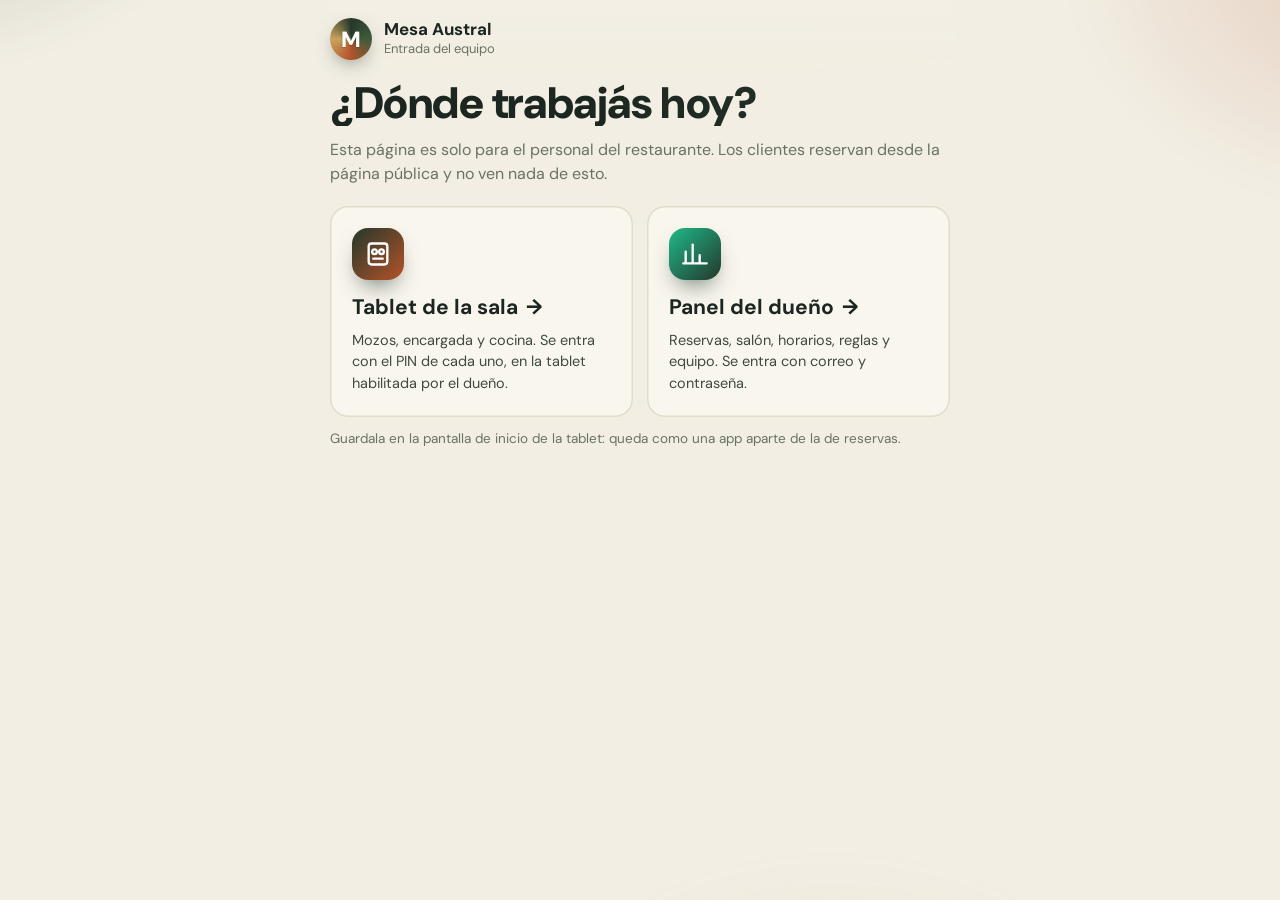
<file: app/equipo.html>
<!doctype html>
<html lang="es">
<head>
<meta charset="utf-8">
<meta name="viewport" content="width=device-width, initial-scale=1, viewport-fit=cover">
<title>Mesa Austral · Equipo</title>
<meta name="theme-color" content="#0E0A24">
<meta name="robots" content="noindex">
<link rel="manifest" href="manifest-equipo.json">
<link rel="icon" href="icono-equipo.svg" type="image/svg+xml">
<link rel="icon" href="iconos/favicon-equipo-32.png" sizes="32x32" type="image/png">
<meta name="apple-mobile-web-app-title" content="MA Equipo">
<link rel="apple-touch-icon" href="iconos/icono-equipo-180.png">
<link rel="preconnect" href="https://fonts.googleapis.com">
<link rel="preconnect" href="https://fonts.gstatic.com" crossorigin>
<link rel="stylesheet" href="https://fonts.googleapis.com/css2?family=Archivo:wdth,wght@62..125,500..900&family=DM+Sans:opsz,wght@9..40,300..700&family=Instrument+Serif:ital@0;1&family=Instrument+Sans:wght@400..700&family=IBM+Plex+Mono:wght@500;600&display=swap">
<link rel="stylesheet" href="css/app.css">
<link rel="stylesheet" href="css/movimiento.css">
<style>
.entradas{display:grid;grid-template-columns:repeat(auto-fit,minmax(min(100%,260px),1fr));gap:14px;margin-top:8px}
.entrada{display:grid;gap:6px;padding:22px;border-radius:18px;text-decoration:none;color:var(--ink);background:var(--surf);box-shadow:inset 0 0 0 1.5px var(--line)}
.entrada:hover{box-shadow:inset 0 0 0 2px var(--canal)}
.entrada b{font-size:21px}
.entrada small{color:var(--ink-2);font-size:14.5px}
h1{font-size:clamp(30px,6vw,44px);margin:6px 0 0}
</style>
<script src="js/abrir-desde-archivo.js"></script>
<script src="js/movimiento.js" defer></script>
</head>
<body>
<div class="envol angosto">
  <header class="cab"><span class="logo" aria-hidden="true">M</span><div><b>Mesa Austral</b><small class="muted">Entrada del equipo</small></div></header>
  <main class="pila">
    <h1 class="disp titulo-grad">¿Dónde trabajás hoy?</h1>
    <p class="muted">Esta página es solo para el personal del restaurante. Los clientes reservan desde la página pública y no ven nada de esto.</p>
    <div class="entradas">
      <a class="entrada" href="sala.html"><span class="icono" aria-hidden="true"><svg viewBox="0 0 24 24" fill="none" stroke="currentColor" stroke-width="2" stroke-linecap="round" stroke-linejoin="round"><rect x="4" y="3" width="16" height="18" rx="2.5"/><circle cx="9" cy="10" r="2"/><circle cx="15" cy="10" r="2"/><path d="M8 16h8"/></svg></span><b>Tablet de la sala <span class="flecha">→</span></b><small>Mozos, encargada y cocina. Se entra con el PIN de cada uno, en la tablet habilitada por el dueño.</small></a>
      <a class="entrada" href="dueno.html"><span class="icono" aria-hidden="true"><svg viewBox="0 0 24 24" fill="none" stroke="currentColor" stroke-width="2" stroke-linecap="round" stroke-linejoin="round"><path d="M4 20V10M10 20V4M16 20v-7M22 20H2"/></svg></span><b>Panel del dueño <span class="flecha">→</span></b><small>Reservas, salón, horarios, reglas y equipo. Se entra con correo y contraseña.</small></a>
    </div>
    <p class="muted" style="font-size:13.5px">Guardala en la pantalla de inicio de la tablet: queda como una app aparte de la de reservas.</p>
  </main>
</div>
<script type="module">
import { barraPrueba } from './js/comun.js';
barraPrueba();
</script>
</body>
</html>
</file>
<file: app/css/app.css>
/* Mesa Austral · estilos de la app */
:root{
  --bg:#F4F2FB; --surf:#FFFFFF; --surf-2:#F7F5FD; --surf-3:#E9E5F8;
  --ink:#17112E; --ink-2:#433B63; --muted:#6F6890; --line:#E3DEF3; --line-2:#CAC2E6;
  --acento:#E8265E; --acento-2:#C81A4E; --acento-suave:#FFE1EA; --acento-ink:#FFFFFF;
  --canal:#4B2FE0; --canal-2:#5B3FF0; --canal-suave:#ECE8FF; --canal-ink:#FFFFFF;
  --ok:#1D8452; --ok-suave:#DDF1E6; --aviso:#9A5F07; --aviso-suave:#FBF0D9; --mal:#BF2F2F; --mal-suave:#FBE4E4;
  --pl-suelo:#FFFFFF; --pl-pared:#584F7A; --pl-silla:#DAD4EE; --pl-et:#766F96; --pl-sel:#2A1A8C; --pl-zona:#F1EEFB;
  --sombra:0 1px 2px rgba(23,17,46,.06),0 14px 36px rgba(75,47,224,.10);
  --display:"Archivo","Arial Narrow",Arial,sans-serif;
  --body:"Instrument Sans",system-ui,-apple-system,"Segoe UI",Roboto,sans-serif;
  --mono:"IBM Plex Mono",ui-monospace,Menlo,Consolas,monospace;
}
@media (prefers-color-scheme:dark){
  :root:not([data-theme="light"]){
    --bg:#0E0A24; --surf:#181139; --surf-2:#1F1747; --surf-3:#2A2159;
    --ink:#F5F1FF; --ink-2:#CCC3EA; --muted:#9A90C2; --line:#2A2254; --line-2:#3E3474;
    --acento:#FF5C8D; --acento-2:#FF7AA2; --acento-suave:#3F1533; --acento-ink:#1C0212;
    --canal:#A99BFF; --canal-2:#BDB2FF; --canal-suave:#2A2160; --canal-ink:#140A3A;
    --ok:#4FCB8B; --ok-suave:#0F3323; --aviso:#EDB24F; --aviso-suave:#382810; --mal:#F07A7A; --mal-suave:#3A1717;
    --pl-suelo:#1B1440; --pl-pared:#9C92C8; --pl-silla:#3A3170; --pl-et:#A097C8; --pl-sel:#FFFFFF; --pl-zona:#221A4D;
    --sombra:0 1px 2px rgba(0,0,0,.3),0 14px 36px rgba(0,0,0,.4);
    color-scheme:dark;
  }
}
:root[data-theme="dark"]{
  --bg:#0E0A24; --surf:#181139; --surf-2:#1F1747; --surf-3:#2A2159;
  --ink:#F5F1FF; --ink-2:#CCC3EA; --muted:#9A90C2; --line:#2A2254; --line-2:#3E3474;
  --acento:#FF5C8D; --acento-2:#FF7AA2; --acento-suave:#3F1533; --acento-ink:#1C0212;
  --canal:#A99BFF; --canal-2:#BDB2FF; --canal-suave:#2A2160; --canal-ink:#140A3A;
  --ok:#4FCB8B; --ok-suave:#0F3323; --aviso:#EDB24F; --aviso-suave:#382810; --mal:#F07A7A; --mal-suave:#3A1717;
  --pl-suelo:#1B1440; --pl-pared:#9C92C8; --pl-silla:#3A3170; --pl-et:#A097C8; --pl-sel:#FFFFFF; --pl-zona:#221A4D;
  --sombra:0 1px 2px rgba(0,0,0,.3),0 14px 36px rgba(0,0,0,.4);
  color-scheme:dark;
}
*{box-sizing:border-box}
html{-webkit-text-size-adjust:100%}
body{margin:0;background:var(--bg);color:var(--ink);font-family:var(--body);font-size:16px;line-height:1.5;-webkit-font-smoothing:antialiased;padding-inline:max(16px,env(safe-area-inset-left)) max(16px,env(safe-area-inset-right));padding-block:0 max(48px,env(safe-area-inset-bottom));min-height:100vh}
img,svg{max-width:100%}
h1,h2,h3,h4{margin:0;font-family:var(--display);font-stretch:72%;letter-spacing:-.01em;line-height:1.05;text-wrap:balance}
h1{font-size:clamp(32px,6vw,48px);font-weight:850}
h2{font-size:clamp(24px,3.6vw,32px);font-weight:800}
h3{font-size:20px;font-weight:780}
p{margin:0}
a{color:var(--canal-2)}
button{font:inherit;color:inherit;cursor:pointer;background:none;border:0;padding:0}
input,select,textarea{font:inherit;color:inherit}
:focus-visible{outline:2.5px solid var(--acento);outline-offset:2px;border-radius:6px}
[hidden]{display:none!important}
.mono{font-family:var(--mono);font-variant-numeric:tabular-nums}
.muted{color:var(--muted)}
.envol{max-width:1180px;margin:0 auto}
.envol.angosto{max-width:620px}
.pila{display:grid;gap:12px}
.fila-h{display:flex;flex-wrap:wrap;gap:8px;align-items:center}
.entre{justify-content:space-between}


/* cabecera */
.cab{display:flex;flex-wrap:wrap;align-items:center;gap:10px 12px;padding-block:18px 14px}
.cab>div:not(.der){min-width:0}
.cab b{overflow-wrap:anywhere}
.logo{flex:none;width:42px;height:42px;border-radius:50%;display:grid;place-items:center;background:var(--canal);color:var(--canal-ink);font-family:var(--display);font-stretch:70%;font-weight:850;font-size:22px}
.cab b{display:block;font-size:17px;line-height:1.2}
.cab small{display:block;font-size:13px;color:var(--muted)}
.cab .der{margin-left:auto;display:flex;flex-wrap:wrap;gap:8px;align-items:center;justify-content:flex-end}

/* tarjetas y botones */
.tarjeta{background:var(--surf);border:1px solid var(--line);border-radius:18px;padding:18px;display:grid;gap:12px;box-shadow:var(--sombra)}
.tarjeta.plana{box-shadow:none}
.boton{display:inline-flex;align-items:center;justify-content:center;gap:8px;padding:12px 18px;border-radius:12px;font-weight:700;font-size:15px;background:var(--surf);color:var(--ink);box-shadow:inset 0 0 0 1.5px var(--line-2);text-decoration:none;min-height:46px;line-height:1.2;text-align:center}
.boton:hover{box-shadow:inset 0 0 0 1.5px var(--ink-2)}
.boton.pri{background:var(--acento);color:var(--acento-ink);box-shadow:none}
.boton.pri:hover{background:var(--acento-2)}
.boton.canal{background:var(--canal);color:var(--canal-ink);box-shadow:none}
.boton.ok{background:var(--ok);color:#fff;box-shadow:none}
.boton.peligro{background:var(--mal);color:#fff;box-shadow:none}
.boton.chico{padding:7px 12px;min-height:36px;font-size:14px;border-radius:10px}
.boton.bloque{width:100%}
.boton[disabled]{opacity:.45;pointer-events:none}
.chips{display:flex;flex-wrap:wrap;gap:6px}
.chip{padding:8px 12px;border-radius:11px;border:1.5px solid var(--line-2);background:var(--surf);font-size:14px;font-weight:700;line-height:1.15;text-align:center;min-width:64px}
.chip small{display:block;font-size:11.5px;font-weight:600;color:var(--muted);margin-top:1px}
.chip.on{border-color:var(--canal);background:var(--canal-suave);color:var(--canal-2)}
.chip:disabled,.chip.off{opacity:.42;text-decoration:line-through;cursor:not-allowed}
.pill{display:inline-block;font-size:12px;font-weight:800;padding:3px 9px;border-radius:999px;background:var(--surf-3);color:var(--ink-2);white-space:nowrap}
.pill.ok{background:var(--ok-suave);color:var(--ok)} .pill.warn{background:var(--aviso-suave);color:var(--aviso)} .pill.mal{background:var(--mal-suave);color:var(--mal)} .pill.info{background:var(--canal-suave);color:var(--canal-2)} .pill.lila{background:#EEE6F8;color:#6B45A8}
.etiquetas{display:flex;flex-wrap:wrap;gap:4px}
.etq{font-size:12px;font-weight:700;padding:2px 7px;border-radius:7px;background:var(--surf-3);color:var(--ink-2)}
.etq.alergia{background:var(--mal-suave);color:var(--mal)}
.etq.credito{background:var(--ok-suave);color:var(--ok)}

/* formularios */
.campo{display:grid;gap:5px}
.campo label,.etiqueta{font-size:12.5px;font-weight:700;letter-spacing:.04em;text-transform:uppercase;color:var(--muted)}
.campo input,.campo select,.campo textarea{width:100%;padding:11px 13px;border-radius:12px;border:1.5px solid var(--line-2);background:var(--surf);min-height:46px}
.campo input:focus,.campo select:focus,.campo textarea:focus{outline:none;border-color:var(--canal-2);box-shadow:0 0 0 3px var(--canal-suave)}
.campo small{font-size:13px;color:var(--muted)}
.dos-col{display:grid;grid-template-columns:repeat(2,minmax(0,1fr));gap:12px}
.check{display:flex;gap:10px;align-items:flex-start;font-size:14.5px;line-height:1.45;color:var(--ink-2);cursor:pointer;text-align:left}
.check input{flex:none;width:20px;height:20px;margin-top:2px;accent-color:var(--canal)}
.contador{display:flex;align-items:center;justify-content:space-between;gap:12px;padding:6px 6px 6px 14px;border:1.5px solid var(--line-2);border-radius:12px;background:var(--surf)}
.contador b{font-size:16px}
.contador .c{display:flex;gap:8px}
.contador button{width:42px;height:38px;border-radius:10px;background:var(--surf-3);font-size:20px;font-weight:700}

/* avisos */
.aviso{padding:12px 14px;border-radius:12px;font-size:14.5px;line-height:1.45;background:var(--surf-2)}
.aviso b{color:var(--ink)}
.aviso.ok{background:var(--ok-suave)} .aviso.warn{background:var(--aviso-suave)} .aviso.mal{background:var(--mal-suave)} .aviso.info{background:var(--canal-suave)}
.toast{position:fixed;left:50%;bottom:22px;transform:translateX(-50%);z-index:90;background:var(--ink);color:var(--bg);padding:11px 16px;border-radius:12px;font-weight:700;font-size:14.5px;max-width:calc(100% - 32px);box-shadow:var(--sombra);animation:entra .25s both}
.toast.mal{background:var(--mal);color:#fff}
@keyframes entra{from{opacity:0;transform:translate(-50%,8px)}}

/* hoja (ventana desde abajo) */
.hoja-fondo{position:fixed;inset:0;z-index:80;background:rgba(14,10,36,.55);display:flex;align-items:flex-end;justify-content:center;padding:0}
.hoja{position:relative;width:min(560px,100%);max-height:92vh;overflow:auto;background:var(--surf);border-radius:22px 22px 0 0;padding:22px 18px 22px;display:grid;gap:12px;animation:subeH .22s ease both}
@media (min-width:700px){ .hoja-fondo{align-items:center} .hoja{border-radius:22px} }
@keyframes subeH{from{transform:translateY(24px);opacity:0}}
.hoja-x{position:absolute;top:10px;right:12px;width:36px;height:36px;border-radius:50%;font-size:24px;line-height:1;color:var(--muted)}
.hoja h3{padding-right:36px}

/* pasos */
.pasos{display:flex;gap:6px;flex-wrap:wrap;font-size:13px;font-weight:700;color:var(--muted)}
.pasos span{padding:4px 10px;border-radius:999px;background:var(--surf-3)}
.pasos span.on{background:var(--canal);color:var(--canal-ink)}
.pasos span.hecho{background:var(--ok-suave);color:var(--ok)}

/* plano */
.plano-caja{background:var(--surf);border:1px solid var(--line);border-radius:18px;padding:8px;overflow:hidden}
.plano-svg{display:block;width:100%;height:auto;touch-action:manipulation;user-select:none;-webkit-user-select:none}
.plano-svg .suelo{fill:var(--pl-suelo)}
.plano-svg .pared{fill:var(--pl-pared)}
.plano-svg .ventana{fill:#7CC4D8}
.plano-svg .zona{fill:var(--pl-zona);stroke:var(--line-2);stroke-width:1.5;stroke-dasharray:3 6}
.plano-svg .el-t{font:700 12px var(--body);letter-spacing:.06em}
.plano-svg .el-t.sutil{fill:var(--pl-et)}
.plano-svg .silla{fill:var(--pl-silla)}
.plano-svg .m-cod{font-family:var(--body);font-weight:800;pointer-events:none}
.plano-svg .m-cap{font-family:var(--body);font-weight:700;opacity:.9;pointer-events:none}
.plano-svg .m-nota{font:700 12.5px var(--mono);paint-order:stroke;stroke:var(--pl-suelo);stroke-width:4px;pointer-events:none}
.plano-svg .mesa-g{cursor:pointer}
.plano-svg .mesa-g:hover ellipse,.plano-svg .mesa-g:hover rect,.plano-svg .mesa-g:focus-visible ellipse,.plano-svg .mesa-g:focus-visible rect{filter:brightness(1.1)}
.plano-svg .mesa-g:focus{outline:none}
.leyenda{display:flex;flex-wrap:wrap;gap:4px 12px;font-size:13px;color:var(--ink-2)}
.leyenda i{display:inline-block;width:11px;height:11px;border-radius:3px;margin-right:5px;vertical-align:-1px}

/* listas */
.lista{display:grid;background:var(--surf);border:1px solid var(--line);border-radius:16px;overflow:hidden}
.item{display:grid;grid-template-columns:56px minmax(0,1fr) auto;gap:4px 12px;align-items:center;padding:12px 14px;border-top:1px solid var(--line);text-align:left;width:100%}
.item:first-child{border-top:0}
.item time{font:600 15px var(--mono);color:var(--canal-2)}
.item b{display:block;font-size:15.5px}
.item .d{display:block;font-size:13.5px;color:var(--muted)}
.item.activo{background:var(--canal-suave)}
.item.apagado{opacity:.55}
.vacio{padding:26px 16px;text-align:center;color:var(--muted)}

/* números */
.nums{display:grid;grid-template-columns:repeat(4,minmax(0,1fr));gap:10px}
.num{background:var(--surf);border:1px solid var(--line);border-radius:14px;padding:12px 14px;display:grid;gap:1px}
.num span{font-size:12.5px;color:var(--muted);font-weight:600}
.num b{font-family:var(--display);font-stretch:66%;font-size:34px;font-weight:850;line-height:1;font-variant-numeric:tabular-nums}
.num small{font-size:12.5px;color:var(--ink-2)}
.num.warn b{color:var(--aviso)} .num.ok b{color:var(--ok)} .num.mal b{color:var(--mal)}

/* solapas */
.solapas{display:flex;gap:4px;overflow-x:auto;padding:4px;background:var(--surf-3);border-radius:14px;scrollbar-width:none}
.solapas::-webkit-scrollbar{display:none}
.solapas button{flex:none;padding:9px 14px;border-radius:10px;font-weight:700;font-size:14.5px;color:var(--ink-2);white-space:nowrap}
.solapas button[aria-selected="true"]{background:var(--surf);color:var(--ink);box-shadow:0 1px 3px rgba(13,35,48,.12)}

/* chat (bandeja de WhatsApp simulada) */
.chat{background:#E5EBEE;border-radius:18px;padding:12px;display:flex;flex-direction:column;gap:6px;color:#10222C}
.msj{max-width:90%;align-self:flex-start;background:#fff;border-radius:14px;border-top-left-radius:4px;padding:9px 11px 6px;font-size:14.5px;line-height:1.45;white-space:pre-line;overflow-wrap:anywhere;box-shadow:0 1px 1px rgba(10,30,40,.08)}
.msj.mio{align-self:flex-end;background:#D5F2DF;border-radius:14px;border-top-right-radius:4px}
.msj time{display:block;text-align:right;font:500 11px var(--mono);color:#6D7F89;margin-top:3px}
.msj-btns{align-self:flex-start;display:grid;gap:4px;width:min(90%,340px)}
.msj-btns button{background:#fff;border-radius:11px;padding:10px;font-weight:700;color:#0F6E8A;box-shadow:0 1px 1px rgba(10,30,40,.08)}
.msj-btns button[disabled]{color:#8a9aa3}

/* entrada con PIN */
.pin{display:grid;grid-template-columns:repeat(3,1fr);gap:8px;max-width:300px;margin:0 auto}
.pin button{height:62px;border-radius:14px;background:var(--surf);box-shadow:inset 0 0 0 1.5px var(--line-2);font:600 24px var(--mono)}
.puntos{display:flex;gap:10px;justify-content:center;margin:6px 0}
.puntos i{width:14px;height:14px;border-radius:50%;border:2px solid var(--line-2)}
.puntos i.on{background:var(--canal);border-color:var(--canal)}
.gente{display:grid;grid-template-columns:repeat(auto-fill,minmax(150px,1fr));gap:8px}
.gente button{padding:14px;border-radius:14px;background:var(--surf);box-shadow:inset 0 0 0 1.5px var(--line-2);text-align:left;font-weight:700}
.gente button small{display:block;font-weight:500;color:var(--muted)}

@media (max-width:760px){
  .nums{grid-template-columns:repeat(2,minmax(0,1fr))}
  .dos-col{grid-template-columns:1fr}
  .item{grid-template-columns:48px minmax(0,1fr) auto;padding:11px 12px}
}
/* ---------- tamaños de pantalla ---------- */
/* Teléfono: el plano no se achica por debajo del tamaño de un dedo; se desliza dentro de su recuadro. */
.desliza-aviso{display:none;font-size:12.5px;color:var(--muted);text-align:center}
@media (max-width:620px){
  .plano-caja.deslizable{overflow-x:auto;overscroll-behavior-x:contain;scrollbar-width:thin}
  .plano-caja.deslizable .plano-svg{min-width:560px}
  .desliza-aviso{display:block}
  .item{grid-template-columns:52px minmax(0,1fr)}
  .item>.pill,.item>.fila-h{grid-column:2;justify-self:start}
  .solapas button{padding:9px 12px}
  h1{font-size:clamp(30px,9vw,44px)}
}
@media (max-width:360px){
  .nums{grid-template-columns:1fr 1fr;gap:8px}
  .num{padding:10px 11px}
  .num b{font-size:28px}
  .boton{padding:11px 14px}
}
/* Pantallas táctiles: todo lo que se toca mide al menos 44 px. */
@media (pointer:coarse){
  .chip{min-height:44px;display:inline-flex;flex-direction:column;justify-content:center;align-items:center}
  .boton.chico{min-height:42px}
  .solapas button{min-height:42px}
  .check input{width:22px;height:22px}
}
/* Pantallas grandes: el contenido no se estira de más. */
@media (min-width:1600px){ .envol{max-width:1320px} body{font-size:16.5px} }
@media (prefers-reduced-motion:reduce){ *,*::before,*::after{animation-duration:.01ms!important;transition:none!important} }
</file>
<file: app/css/movimiento.css>
/* Mesa Austral · diseño 0.3 «vivo» (16-11-2026)
 * Capa que se suma a app.css y estilos.css en TODAS las pantallas: fondo de aurora, tarjetas de vidrio,
 * luz que sigue al dedo o al mouse, ondas al tocar, entradas escalonadas, números que cuentan, plano que
 * respira y festejo al reservar. No cambia ninguna función: solo cómo se ve y cómo responde.
 * Las animaciones las dispara js/movimiento.js solo cuando algo es NUEVO (no cada vez que la pantalla se
 * redibuja) y todo se apaga si el teléfono pide «reducir movimiento». */

:root{
  --rebote:cubic-bezier(.34,1.56,.64,1);
  --suave:cubic-bezier(.22,1,.36,1);
  --brillo-a:var(--acento); --brillo-b:var(--canal);
}
:root[data-estilo]{ --brillo-a:var(--e-g1); --brillo-b:var(--e-g2); }

/* paso suave entre pantallas (Chrome, Edge y Safari nuevos; los demás cambian como siempre) */
@view-transition{ navigation:auto; }
::view-transition-old(root){ animation:.28s var(--suave) both vtSale; }
::view-transition-new(root){ animation:.42s var(--suave) both vtEntra; }
@keyframes vtSale{ to{ opacity:0; transform:translateY(-10px) scale(.99); } }
@keyframes vtEntra{ from{ opacity:0; transform:translateY(14px) scale(.99); } }

/* ============ el equipo y mi reserva (pantallas sin «estilo» del restaurante) ============ */
:root:not([data-estilo]){
  --bg:#F2EEE4; --surf:rgba(251,248,241,.8); --surf-2:#ECE6D8; --surf-3:#E0D9C8;
  --ink:#1C2620; --ink-2:#3F4A40; --muted:#6A7263; --line:#E2DBCB; --line-2:#C9C0AA;
  --acento:#B4532A; --acento-2:#9C4521; --acento-suave:#F6DCD2; --acento-ink:#FFFFFF;
  --canal:#24382B; --canal-2:#2F4A38; --canal-suave:#DCE3D3; --canal-ink:#F4F0E6;
  --pl-suelo:#FBF8F1; --pl-pared:#3F4A40; --pl-silla:#DDD5C2; --pl-et:#6A7263; --pl-sel:#B4532A; --pl-zona:#ECE6D8;
  --display:"DM Sans",system-ui,sans-serif; --body:"DM Sans",system-ui,sans-serif;
  --vidrio:rgba(251,248,241,.66); --vidrio-borde:rgba(255,255,255,.85);
}
@media (prefers-color-scheme:dark){
  :root:not([data-estilo]):not([data-theme="light"]){
    --bg:#101813; --surf:rgba(31,44,35,.78); --surf-2:#1F2C23; --surf-3:#2B3B2F;
    --ink:#F2EEE4; --ink-2:#C9CFC0; --muted:#93A08E; --line:#2C3B30; --line-2:#3D4F41;
    --acento:#E28B5E; --acento-2:#EDA27B; --acento-suave:#3E2619; --acento-ink:#1C120C;
    --canal:#E7C98F; --canal-2:#E7C98F; --canal-suave:#3A3A27; --canal-ink:#1C2620;
    --pl-suelo:#1F2C23; --pl-pared:#C9CFC0; --pl-silla:#3D4F41; --pl-et:#93A08E; --pl-sel:#E7C98F; --pl-zona:#27362B;
    --vidrio:rgba(31,44,35,.62); --vidrio-borde:rgba(231,201,143,.14);
  }
}
:root[data-theme="dark"]:not([data-estilo]){
--bg:#101813; --surf:rgba(31,44,35,.78); --surf-2:#1F2C23; --surf-3:#2B3B2F;
  --ink:#F2EEE4; --ink-2:#C9CFC0; --muted:#93A08E; --line:#2C3B30; --line-2:#3D4F41;
  --acento:#E28B5E; --acento-2:#EDA27B; --acento-suave:#3E2619; --acento-ink:#1C120C;
  --canal:#E7C98F; --canal-2:#E7C98F; --canal-suave:#3A3A27; --canal-ink:#1C2620;
  --pl-suelo:#1F2C23; --pl-pared:#C9CFC0; --pl-silla:#3D4F41; --pl-et:#93A08E; --pl-sel:#E7C98F; --pl-zona:#27362B;
  --vidrio:rgba(31,44,35,.62); --vidrio-borde:rgba(231,201,143,.14);
}
/* fondo de aurora que se mueve despacio detrás de todo */
:root:not([data-estilo]) body{ background:var(--bg); isolation:isolate; }
:root:not([data-estilo]) body::before{
  content:""; position:fixed; inset:-25vmax; z-index:-1; pointer-events:none;
  background:
    radial-gradient(38vmax 30vmax at 12% 8%, color-mix(in srgb,var(--canal) 26%,transparent), transparent 70%),
    radial-gradient(34vmax 28vmax at 88% 18%, color-mix(in srgb,var(--acento) 20%,transparent), transparent 70%),
    radial-gradient(40vmax 34vmax at 60% 96%, color-mix(in srgb,#C9A45C 18%,transparent), transparent 70%);
  filter:blur(10px);
}
@media (prefers-reduced-motion:no-preference){
  :root:not([data-estilo]) body::before{ animation:auroraFondo 26s ease-in-out infinite alternate; }
}
@keyframes auroraFondo{ 50%{ transform:translate(4vmax,-3vmax) rotate(6deg) scale(1.06); } 100%{ transform:translate(-3vmax,3vmax) rotate(-4deg) scale(.98); } }

/* cabecera de vidrio que queda arriba */
:root:not([data-estilo]) .cab{
  position:sticky; top:0; z-index:40; margin-inline:-6px; padding-inline:6px;
  background:linear-gradient(var(--bg),color-mix(in srgb,var(--bg) 70%,transparent));
  backdrop-filter:blur(14px) saturate(1.4); -webkit-backdrop-filter:blur(14px) saturate(1.4);
}
.cab.achicada{ padding-block:10px 8px; box-shadow:0 1px 0 var(--line); }
.logo{ position:relative; background:conic-gradient(from var(--giro,0deg),#24382B,#3F5B3A,#B4532A,#C9A45C,#24382B); color:#fff; box-shadow:0 8px 22px -10px var(--canal); text-shadow:0 1px 2px rgba(0,0,0,.25); }
@property --giro{ syntax:"<angle>"; inherits:false; initial-value:0deg; }
@media (prefers-reduced-motion:no-preference){ .logo{ animation:giraLogo 9s linear infinite; } }
@keyframes giraLogo{ to{ --giro:360deg; } }

/* tarjetas de vidrio con luz que sigue al puntero */
:root:not([data-estilo]) .tarjeta,
:root:not([data-estilo]) .num,
:root:not([data-estilo]) .lista,
:root:not([data-estilo]) .plano-caja,
:root:not([data-estilo]) .turno,
:root:not([data-estilo]) .hora-ctl,
:root:not([data-estilo]) .tabla-caja{
  background:
    radial-gradient(260px circle at var(--mx,-300px) var(--my,-300px), color-mix(in srgb,var(--canal) 13%,transparent), transparent 62%),
    var(--vidrio);
  border:1px solid var(--vidrio-borde);
  backdrop-filter:blur(16px) saturate(1.3); -webkit-backdrop-filter:blur(16px) saturate(1.3);
}
:root:not([data-estilo]) .tarjeta{ border-radius:22px; box-shadow:0 1px 0 var(--vidrio-borde) inset,0 22px 50px -32px color-mix(in srgb,var(--canal) 60%,transparent); }
.num{ position:relative; overflow:hidden; border-radius:18px; transition:transform .35s var(--rebote),box-shadow .35s; }
.num::after{ content:""; position:absolute; left:14px; right:14px; top:0; height:3px; border-radius:0 0 4px 4px; background:linear-gradient(90deg,var(--brillo-a),var(--brillo-b)); opacity:.75; }
.num.warn::after{ background:linear-gradient(90deg,#F4B23E,#FF7A3D); } .num.ok::after{ background:linear-gradient(90deg,#3FD08C,#3EE6C9); } .num.mal::after{ background:linear-gradient(90deg,#FF5C5C,#FF4F8B); }
@media (hover:hover){ .num:hover{ transform:translateY(-3px); box-shadow:0 18px 40px -26px var(--canal); } }
.num b{ font-size:clamp(30px,4vw,40px); }

/* listas: cada fila se mueve un poco al pasar */
.item{ transition:background .2s,transform .25s var(--suave); }
@media (hover:hover){ button.item:hover{ background:color-mix(in srgb,var(--canal) 7%,transparent); transform:translateX(3px); } }
.item time{ font-weight:600; }

/* solapas con una píldora que se desliza hasta la elegida */
.solapas{ position:relative; isolation:isolate; }
.solapas.con-indicador::before{
  content:""; position:absolute; z-index:-1; top:4px; bottom:4px; left:var(--x,4px); width:var(--w,0);
  border-radius:10px; background:var(--surf); box-shadow:0 2px 10px -2px rgba(23,17,46,.18);
  transition:left .45s var(--rebote),width .45s var(--rebote);
}
:root:not([data-estilo]) .solapas.con-indicador::before{ background:linear-gradient(135deg,var(--canal),color-mix(in srgb,var(--canal) 60%,var(--acento))); }
.solapas.con-indicador.sin-trans::before{ transition:none; }
.solapas.con-indicador button[aria-selected="true"]{ background:transparent; box-shadow:none; }
:root:not([data-estilo]) .solapas.con-indicador button[aria-selected="true"]{ color:#fff; }
.solapas button{ transition:color .3s; }

/* entrada del equipo */
.entrada{ position:relative; overflow:hidden; transform-style:preserve-3d; transition:transform .4s var(--suave),box-shadow .3s; }
.entrada .icono{ width:52px; height:52px; border-radius:16px; display:grid; place-items:center; color:#fff; background:linear-gradient(135deg,var(--canal),var(--acento)); box-shadow:0 12px 26px -12px var(--canal); margin-bottom:6px; }
.entrada .icono svg{ width:28px; height:28px; }
.entrada:nth-child(2) .icono{ background:linear-gradient(135deg,#1FB98A,var(--canal)); }
.entrada b{ display:flex; align-items:center; gap:8px; }
.entrada .flecha{ transition:transform .35s var(--rebote); display:inline-block; }
.entrada:hover .flecha{ transform:translateX(6px); }
.titulo-grad{ background:linear-gradient(100deg,var(--ink) 20%,var(--canal) 55%,var(--acento) 90%); -webkit-background-clip:text; background-clip:text; color:transparent; background-size:200% 100%; }
@media (prefers-reduced-motion:no-preference){ .titulo-grad{ animation:corrimiento 8s ease-in-out infinite alternate; } }
@keyframes corrimiento{ to{ background-position:100% 0; } }

/* ============ botones: onda al tocar, rebote al apretar ============ */
.boton,.chip,.dia,.gente button,.pin button,.solapas button,.personas button,.estilos button,.idiomas button,.entrada{ -webkit-tap-highlight-color:transparent; }
.boton,.chip,.dia,.gente button,.pin button{ position:relative; overflow:hidden; isolation:isolate; transition:transform .25s var(--rebote),box-shadow .2s,background .2s,color .2s,border-color .2s; }
.boton:active:not([disabled]),.chip:active:not(:disabled),.dia:active:not(:disabled),.gente button:active,.pin button:active,.personas button:active{ transform:scale(.95); }
.onda{ position:absolute; z-index:-1; border-radius:50%; pointer-events:none; width:var(--d); height:var(--d); left:var(--ox); top:var(--oy); transform:translate(-50%,-50%) scale(0); background:currentColor; opacity:.22; animation:onda .6s var(--suave) forwards; }
@keyframes onda{ to{ transform:translate(-50%,-50%) scale(1); opacity:0; } }
.boton.pri,.boton.canal,.boton.ok{ background-image:linear-gradient(120deg,transparent 30%,rgba(255,255,255,.28) 50%,transparent 70%); background-size:250% 100%; background-position:120% 0; }
@media (hover:hover){ .boton.pri:hover,.boton.canal:hover,.boton.ok:hover{ background-position:-20% 0; transition:background-position .7s var(--suave),transform .25s var(--rebote); } }
:root:not([data-estilo]) .boton.pri{ background-color:var(--acento); box-shadow:0 10px 26px -12px var(--acento); }
:root:not([data-estilo]) .boton{ border-radius:14px; }

/* algo recién elegido: un saltito */
.salta{ animation:salta .5s var(--rebote) both; animation-delay:var(--retraso,0ms); }
@keyframes salta{ 0%{ transform:scale(.86); } 60%{ transform:scale(1.08); } 100%{ transform:scale(1); } }
.late{ animation:late2 .45s var(--rebote) both; animation-delay:var(--retraso,0ms); }
@keyframes late2{ 40%{ transform:scale(1.25) rotate(-4deg); } }
.sacude{ animation:sacude .45s; }
@keyframes sacude{ 20%,60%{ transform:translateX(-9px); } 40%,80%{ transform:translateX(9px); } }

/* ============ entradas escalonadas (las pone movimiento.js solo a lo nuevo) ============ */
.aparece{ animation:aparece .62s var(--suave) both; animation-delay:var(--retraso,0ms); }
@keyframes aparece{ from{ opacity:0; transform:translateY(18px) scale(.985); filter:blur(4px); } }
.aparece-lado{ animation:apareceLado .5s var(--suave) both; animation-delay:var(--retraso,0ms); }
@keyframes apareceLado{ from{ opacity:0; transform:translateX(-14px); } }
.msj.aparece{ animation:burbuja .5s var(--rebote) both; transform-origin:left top; }
.msj.mio.aparece{ transform-origin:right top; }
@keyframes burbuja{ from{ opacity:0; transform:scale(.7); } }

/* cargando: barras que brillan en lugar de «…» */
.cargando{ color:transparent!important; display:grid; gap:10px; min-height:84px; }
.cargando::before,.cargando::after{ content:""; height:16px; border-radius:8px; background:linear-gradient(90deg,var(--surf-3) 0,var(--surf-2) 40%,var(--surf-3) 80%); background-size:300% 100%; animation:brillaCarga 1.3s linear infinite; }
.cargando::before{ width:72%; } .cargando::after{ width:46%; }
@keyframes brillaCarga{ from{ background-position:100% 0; } to{ background-position:-200% 0; } }

/* ============ el plano ============ */
.plano-svg .mesa-g{ transform-box:fill-box; transform-origin:center; transition:transform .3s var(--rebote); }
@media (hover:hover){ .plano-svg .mesa-g:hover{ transform:scale(1.07); } }
.plano-svg .mesa-g:active{ transform:scale(.94); }
.plano-svg .mesa-g.pop{ animation:mesaPop .55s var(--rebote) both; animation-delay:var(--retraso,0ms); }
@keyframes mesaPop{ from{ opacity:0; transform:scale(.4); } }
@media (prefers-reduced-motion:no-preference){
  .plano-svg .mesa-g.libre > ellipse,.plano-svg .mesa-g.libre > rect{ animation:respira 2.6s ease-in-out infinite; animation-delay:var(--fase,0s); }
  .plano-svg .mesa-g [stroke-width="4"]{ animation:anillo 1.4s ease-in-out infinite; }
}
@keyframes respira{ 50%{ filter:drop-shadow(0 0 7px var(--brillo-mesa,#2FA36B)) brightness(1.08); } }
@keyframes anillo{ 50%{ stroke-width:7px; stroke-opacity:.55; } }
.plano-caja{ border-radius:22px; }

/* ============ hoja (ventana de abajo) ============ */
.hoja-fondo{ backdrop-filter:blur(6px); -webkit-backdrop-filter:blur(6px); animation:fundido .25s ease both; }
@keyframes fundido{ from{ opacity:0; } }
.hoja{ animation:subeHoja .48s var(--rebote) both; box-shadow:0 -20px 60px -20px rgba(0,0,0,.4); }
@keyframes subeHoja{ from{ transform:translateY(60px) scale(.97); opacity:0; } }
.hoja-asa{ display:none; }
@media (max-width:699px){
  .hoja{ padding-top:30px; }
  .hoja-asa{ display:block; position:absolute; top:0; left:0; right:0; height:28px; cursor:grab; touch-action:none; }
  .hoja-asa::after{ content:""; position:absolute; top:10px; left:50%; width:44px; height:5px; margin-left:-22px; border-radius:3px; background:var(--line-2); }
}
.hoja.arrastrando{ transition:none; animation:none; }
.hoja.vuelve{ transition:transform .35s var(--rebote); }

/* aviso flotante: entra con resorte y con su ícono */
.toast{ display:flex; align-items:center; gap:10px; border-radius:16px; padding:12px 18px 12px 12px; animation:toastEntra .5s var(--rebote) both; backdrop-filter:blur(12px); }
.toast::before{ content:"✓"; flex:none; width:26px; height:26px; border-radius:50%; display:grid; place-items:center; font-size:14px; background:color-mix(in srgb,var(--bg) 22%,transparent); }
.toast.mal::before{ content:"!"; font-weight:900; }
@keyframes toastEntra{ from{ opacity:0; transform:translate(-50%,24px) scale(.9); } }

/* ============ PIN ============ */
.puntos i{ transition:background .2s,border-color .2s; }
.puntos i.on{ background:linear-gradient(135deg,var(--canal),var(--acento)); border-color:transparent; }
.pin button{ border-radius:20px; transition:transform .2s var(--rebote),background .2s; }
@media (hover:hover){ .pin button:hover{ background:var(--surf-2); } }
.gente button{ border-radius:18px; transition:transform .3s var(--rebote),box-shadow .3s; }
@media (hover:hover){ .gente button:hover{ transform:translateY(-3px); box-shadow:inset 0 0 0 2px var(--canal),0 14px 30px -18px var(--canal); } }

/* ============ panel del dueño ============ */
.marea .linea.dibuja{ stroke-dasharray:1; stroke-dashoffset:1; animation:dibuja 1.6s var(--suave) forwards; }
.marea .area.dibuja{ animation:fundido 1.2s .5s ease both; }
@keyframes dibuja{ to{ stroke-dashoffset:0; } }
.sem i{ transform-origin:left center; background:linear-gradient(90deg,var(--canal),var(--acento)); }
.sem i.crece{ animation:crece .9s var(--suave) both; animation-delay:var(--retraso,0ms); }
@keyframes crece{ from{ transform:scaleX(0); } }
.cal button{ transition:transform .25s var(--rebote); }
@media (hover:hover){ .cal button:hover{ transform:scale(1.08); z-index:1; position:relative; } }
.cal button.aparece{ animation-duration:.45s; }
input[type="range"]{ accent-color:var(--acento); }
.sw input{ transition:background .3s; }
.sw input::after{ transition:transform .35s var(--rebote); }

/* ============ cliente: página del restaurante ============ */
.barra-avance{ position:fixed; top:0; left:0; height:3px; width:100%; z-index:95; transform-origin:left; transform:scaleX(var(--avance,0)); background:var(--e-grad,linear-gradient(90deg,var(--acento),var(--canal))); pointer-events:none; }
.portada-sitio::after{ content:""; position:absolute; inset:0; z-index:-1; pointer-events:none; border-radius:inherit; background:radial-gradient(420px circle at var(--mx,50%) var(--my,-40%), color-mix(in srgb,var(--e-acc-2,#fff) 22%,transparent), transparent 65%); transition:opacity .4s; padding:0; }
.aurora{ translate:0 var(--paralaje,0px); }
@media (prefers-reduced-motion:no-preference){
  .nombre>*{ animation:subeLinea 1s var(--suave) both; }
  .nombre>em{ animation-delay:.14s; }
  .lema{ animation:aparece .9s .3s var(--suave) both; }
  .portada-pie>*{ animation:aparece .8s var(--suave) both; }
  .portada-pie>*:nth-child(1){ animation-delay:.42s; } .portada-pie>*:nth-child(2){ animation-delay:.52s; } .portada-pie>*:nth-child(3){ animation-delay:.62s; }
  .coord,.chapa{ animation:aparece .7s .05s var(--suave) both; }
  .marquesina:hover .pista{ animation-play-state:paused; }
}
@keyframes subeLinea{ from{ opacity:0; transform:translateY(.45em) rotate(2deg); clip-path:inset(0 0 100% 0); } to{ clip-path:inset(0 0 -20% 0); } }
.boton.brillo{ will-change:transform; overflow:visible; }
.boton.brillo::after{ content:""; position:absolute; inset:-2px; z-index:-1; border-radius:inherit; background:var(--e-grad); filter:blur(14px); opacity:.55; transition:opacity .3s; }
@media (prefers-reduced-motion:no-preference){ .boton.brillo::after{ animation:halo 2.8s ease-in-out infinite; } }
@keyframes halo{ 50%{ opacity:.95; filter:blur(20px); } }
.marquesina{ cursor:default; }
.cta-flota:not(.ver) .boton.brillo::after{ opacity:0; animation:none; }

/* pasos: puntos unidos por una línea que se va llenando */
.progreso{ align-items:center; gap:4px 6px; }
.progreso span[aria-hidden]{ display:inline-block; width:22px; height:2px; border-radius:2px; background:var(--e-line-2,var(--line-2)); color:transparent; overflow:hidden; font-size:0; position:relative; }
.progreso span.hecho + span[aria-hidden]{ background:var(--e-acc,var(--canal)); }
.progreso span:not([aria-hidden]){ padding:4px 10px; border-radius:999px; transition:background .4s,color .4s; }
.progreso span.hecho{ background:var(--e-acc-suave,var(--canal-suave)); }
.progreso span.on{ animation:salta .55s var(--rebote); box-shadow:0 8px 20px -10px var(--e-acc,var(--canal)); }

/* los días: tira que se arrastra */
.dias{ cursor:grab; scroll-behavior:smooth; mask-image:linear-gradient(90deg,#000 88%,transparent); -webkit-mask-image:linear-gradient(90deg,#000 88%,transparent); }
.dias.arrastra{ cursor:grabbing; scroll-behavior:auto; scroll-snap-type:none; }
.dias.arrastra .dia{ pointer-events:none; }
.dia{ transition:transform .3s var(--rebote),background .3s,box-shadow .3s,border-color .2s; }
.dia[aria-pressed="true"]{ transform:translateY(-3px); }
.horas .chip.on{ transform:scale(1.04); }

/* las preguntas: número que brilla al entrar */
.pregunta{ position:relative; overflow:hidden; }
.pregunta::before{ content:""; position:absolute; inset:0; pointer-events:none; border-radius:inherit; background:radial-gradient(300px circle at var(--mx,-300px) var(--my,-300px), color-mix(in srgb,var(--e-acc,var(--canal)) 10%,transparent), transparent 65%); }
.pregunta h3 .rom{ transition:transform .4s var(--rebote); }
.pregunta:hover h3 .rom{ transform:rotate(-8deg) scale(1.08); }
.personas b{ display:inline-block; }

/* ticket: entra como si saliera de una impresora y se inclina con el puntero */
.inclina{ transform:perspective(900px) rotateX(var(--rx,0deg)) rotateY(var(--ry,0deg)); transition:transform .5s var(--suave); }
.ticket.aparece{ animation:imprime .9s var(--suave) both; }
@keyframes imprime{ from{ clip-path:inset(0 0 100% 0); transform:translateY(-14px); } to{ clip-path:inset(0 0 -10% 0); } }
.listo-t.aparece{ animation:subeLinea .9s var(--suave) both; }

/* festejo */
.festejo{ position:fixed; inset:0; z-index:100; pointer-events:none; }

/* ============ accesibilidad: con «reducir movimiento», nada se mueve ============ */
@media (prefers-reduced-motion:reduce){
  .aparece,.aparece-lado,.salta,.late,.sacude,.mesa-g.pop,.crece,.dibuja,.hoja,.toast,.ticket.aparece{ animation:none!important; }
  .marea .linea.dibuja{ stroke-dashoffset:0; }
  .inclina{ transform:none!important; }
  .festejo{ display:none; }
}
</file>
